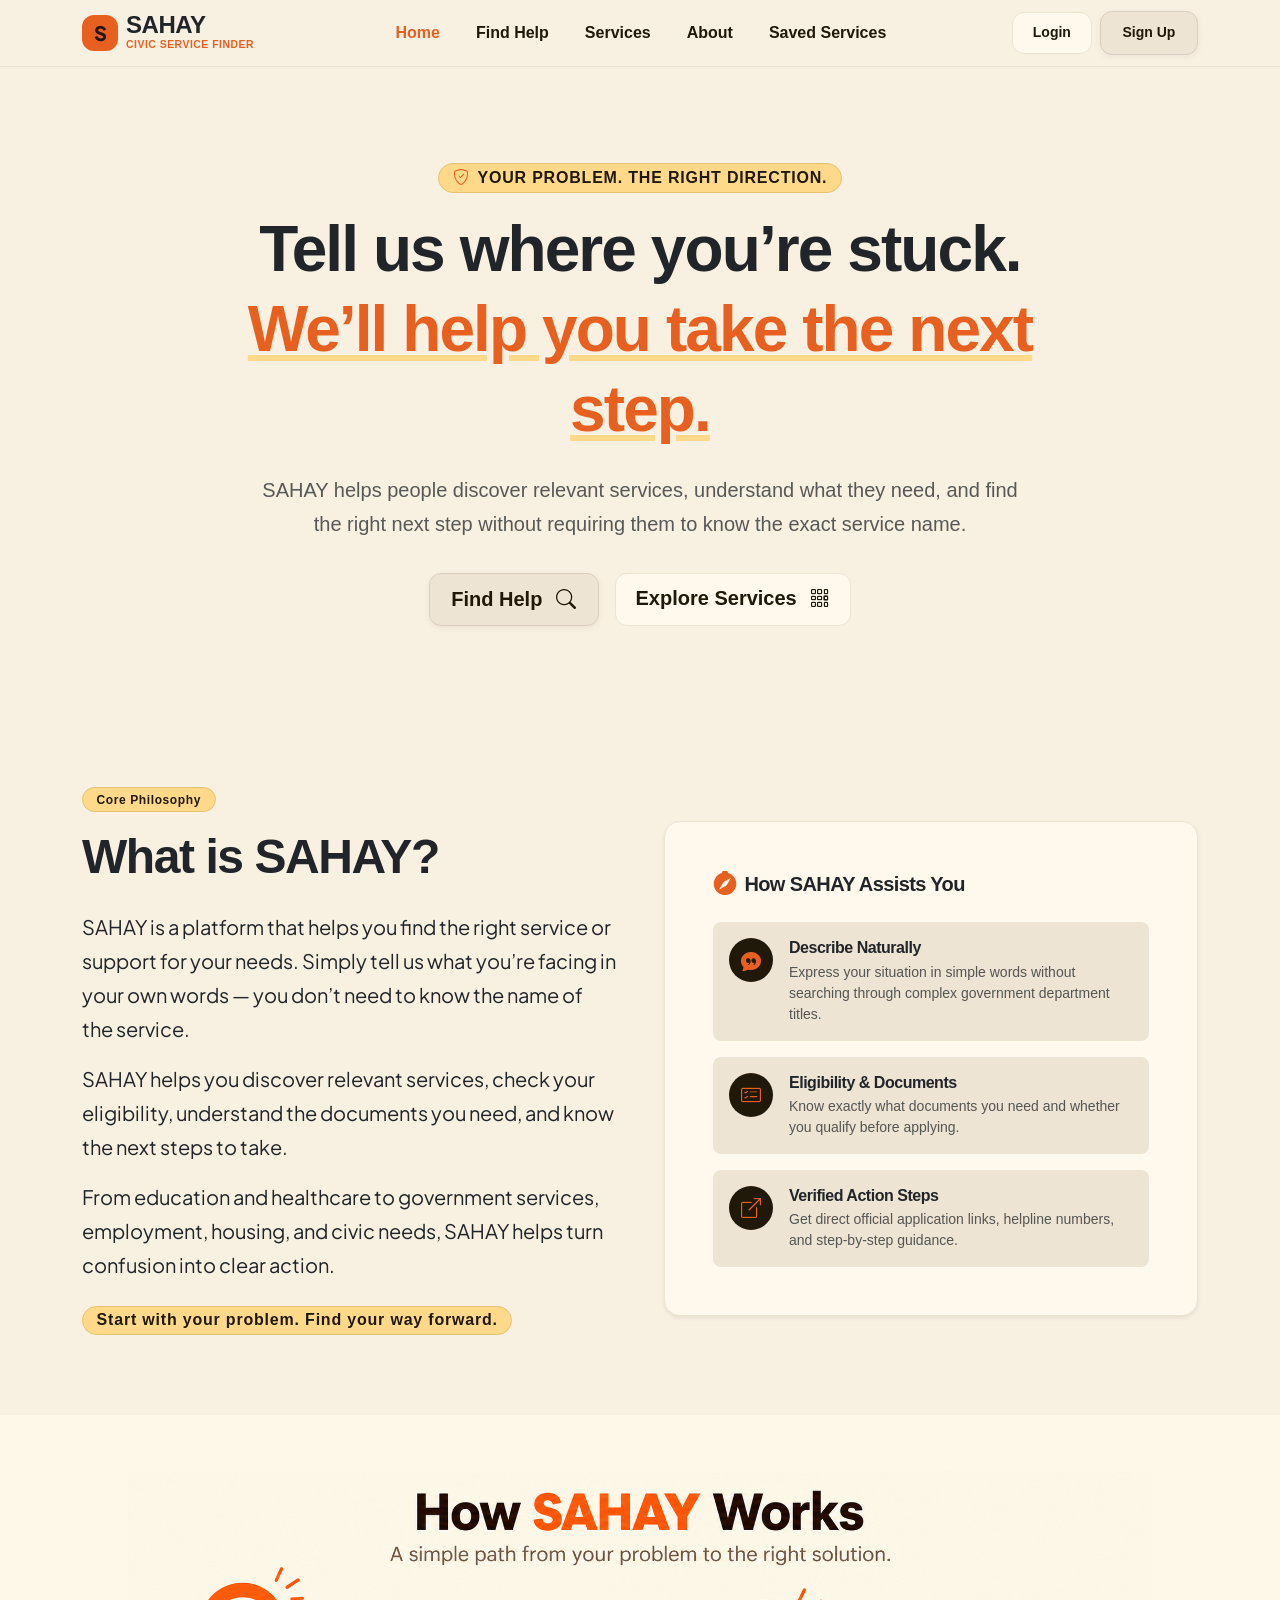
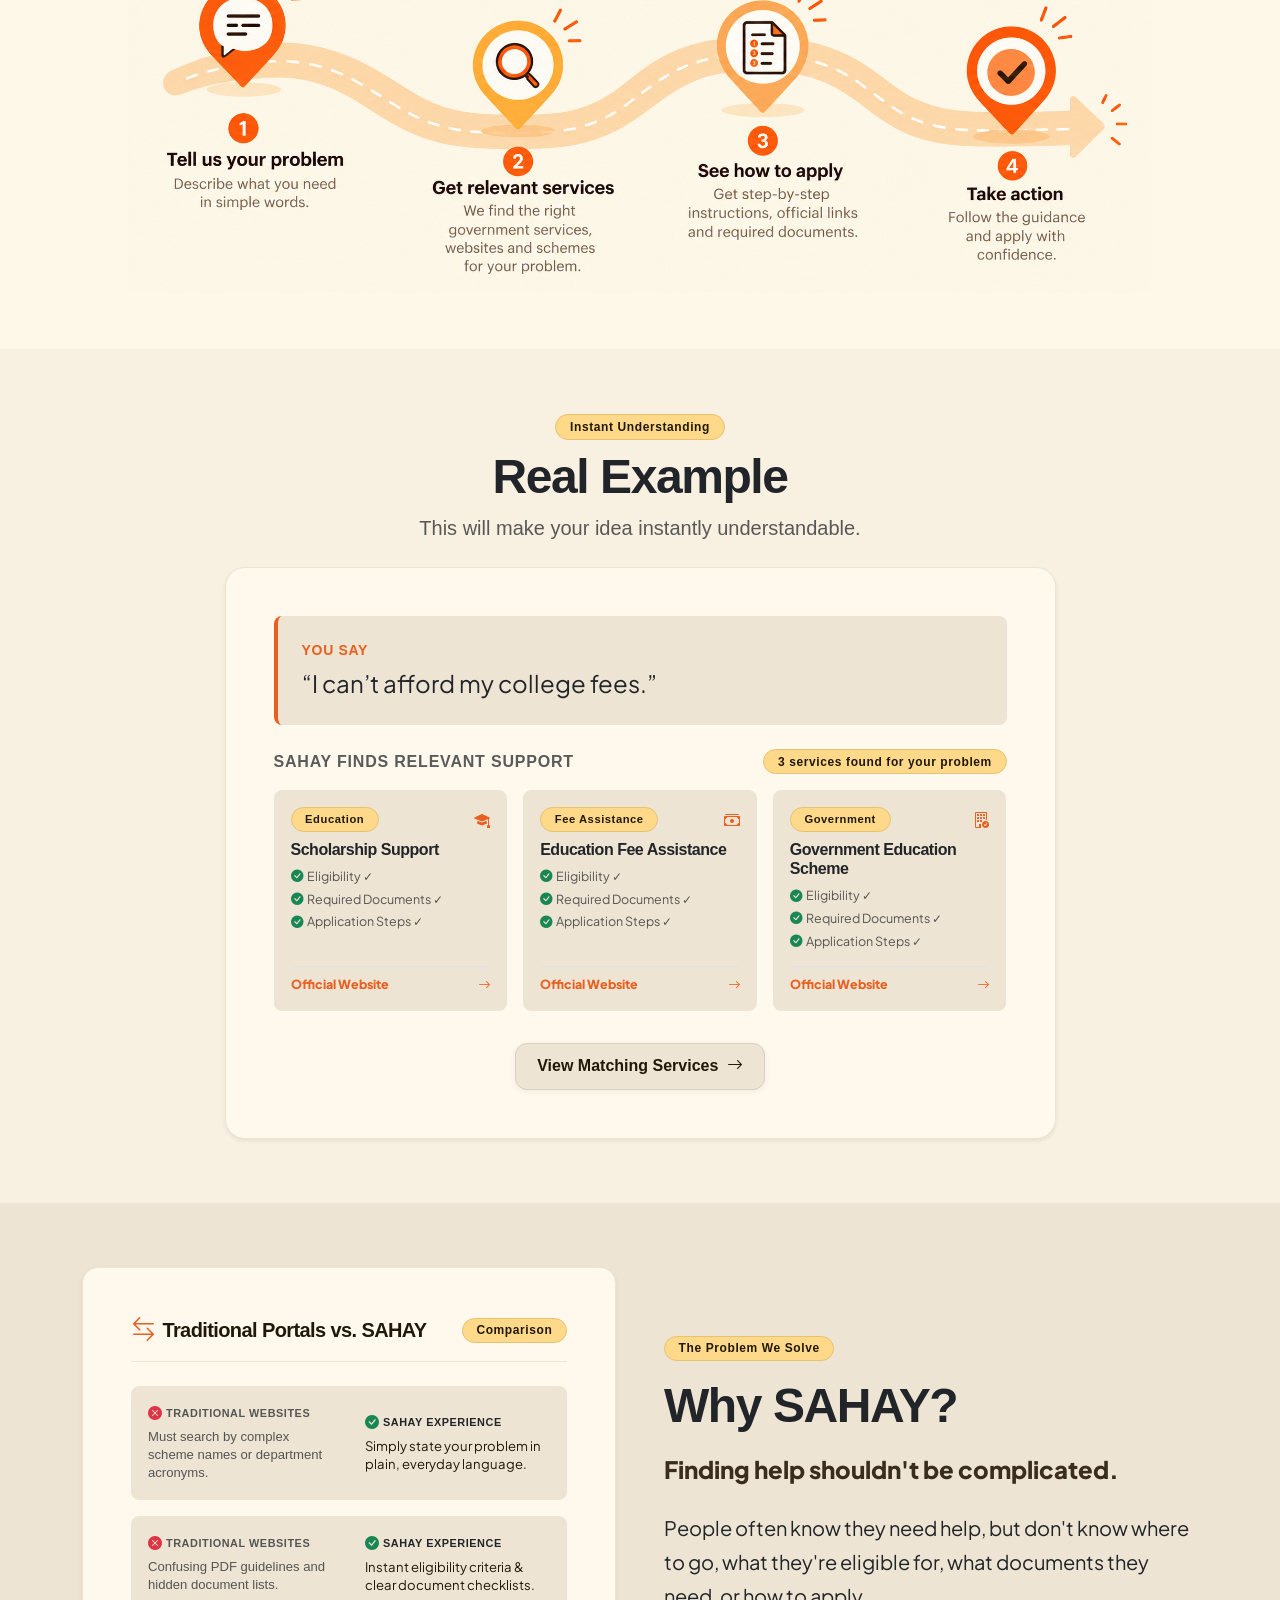
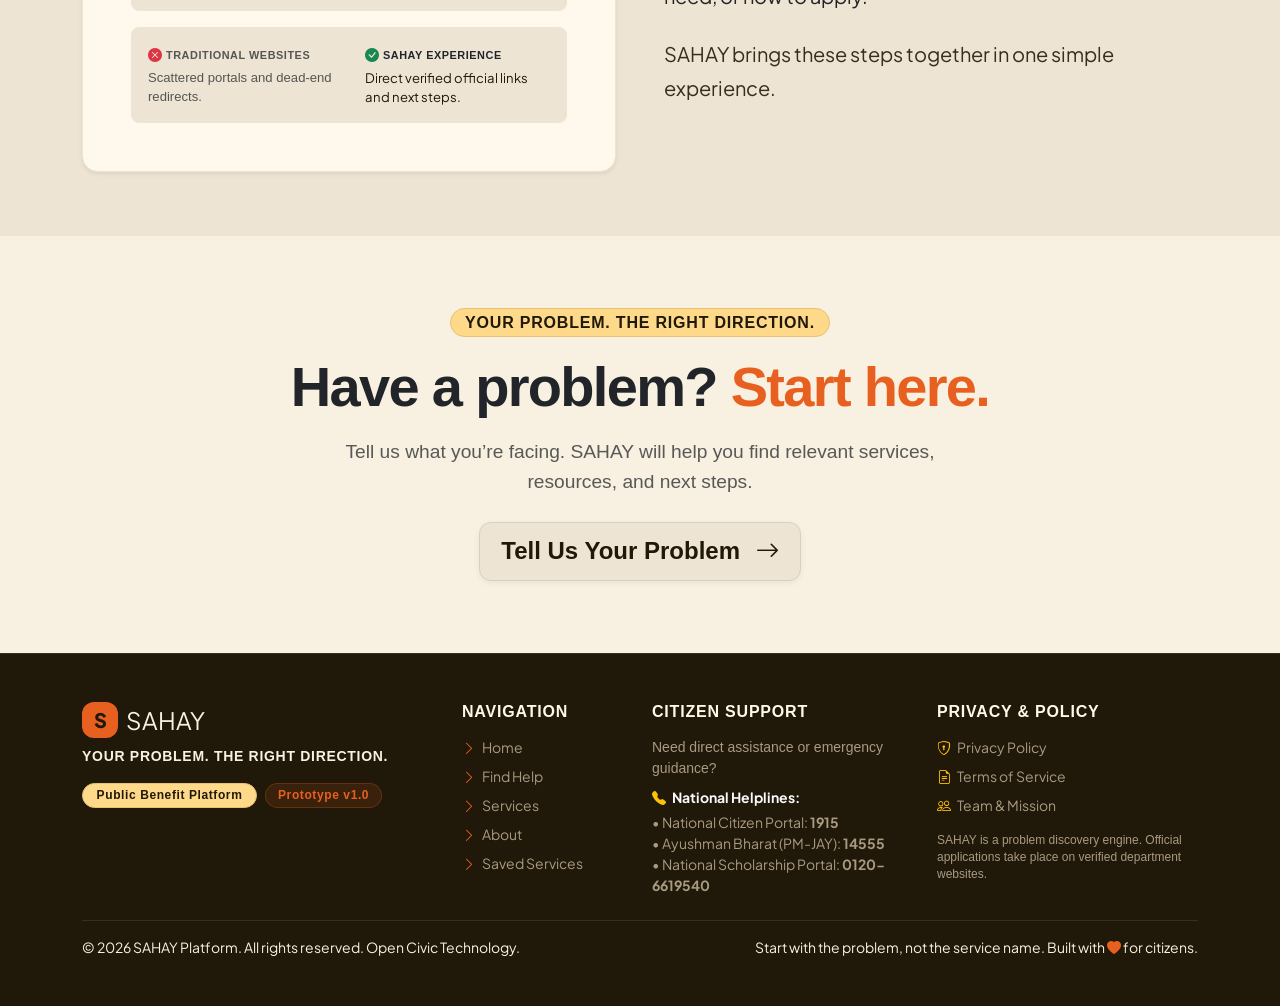
<file: frontend/index.html>
<!DOCTYPE html>
<html lang="en">
<head>
  <meta charset="UTF-8">
  <meta name="viewport" content="width=device-width, initial-scale=1.0">
  <title>SAHAY — Tell us where you’re stuck. We’ll help you take the next step.</title>
  
  <!-- Bootstrap 5 CSS -->
  <link href="https://cdn.jsdelivr.net/npm/bootstrap@5.3.3/dist/css/bootstrap.min.css" rel="stylesheet">
  <!-- Bootstrap Icons -->
  <link href="https://cdn.jsdelivr.net/npm/bootstrap-icons@1.11.3/font/bootstrap-icons.min.css" rel="stylesheet">
  <!-- Custom SAHAY Palette CSS -->
  <link rel="stylesheet" href="css/style.css">
</head>
<body class="d-flex flex-column min-vh-100">

  <!-- NAVBAR -->
  <nav class="navbar navbar-expand-lg sahaya-navbar sticky-top">
    <div class="container">
      <a class="navbar-brand d-flex align-items-center gap-2" href="index.html">
        <div class="sahaya-logo-icon">S</div>
        <div class="d-flex flex-column">
          <span class="fw-bolder fs-4 text-dark lh-1" style="font-weight: 900 !important;">SAHAY</span>
          <span class="small fw-bold text-orange text-uppercase" style="font-size: 0.65rem;">Civic Service Finder</span>
        </div>
      </a>

      <button class="navbar-toggler border-0" type="button" data-bs-toggle="collapse" data-bs-target="#sahayNav">
        <span class="navbar-toggler-icon"></span>
      </button>

      <div class="collapse navbar-collapse" id="sahayNav">
        <ul class="navbar-nav mx-auto mb-2 mb-lg-0 gap-1">
          <li class="nav-item">
            <a class="nav-link active font-weight-bold text-orange" href="index.html">Home</a>
          </li>
          <li class="nav-item">
            <a class="nav-link" href="find-help.html">Find Help</a>
          </li>
          <li class="nav-item">
            <a class="nav-link" href="services.html">Services</a>
          </li>
          <li class="nav-item">
            <a class="nav-link" href="about.html">About</a>
          </li>
          <li class="nav-item">
            <a class="nav-link" href="saved-services.html">Saved Services</a>
          </li>
        </ul>

        <div class="d-flex align-items-center gap-2" id="navbarAuthButtons">
          <a href="login.html" class="btn btn-sahaya-outline btn-sm font-weight-bold px-3">Login</a>
          <a href="signup.html" class="btn btn-sahaya-primary btn-sm font-weight-bold px-3">Sign Up</a>
        </div>
      </div>
    </div>
  </nav>

  <main>
    <!-- HERO SECTION -->
    <section class="py-5">
      <div class="container py-5 text-center">
        <div class="row justify-content-center">
          <div class="col-lg-10 col-xl-9">
            
            <!-- Eyebrow -->
            <div class="badge badge-sahaya-gold mb-3 d-inline-flex align-items-center gap-2 px-3 py-2 fs-6" style="background-color: #FFD98A !important; color: #201808 !important;">
              <i class="bi bi-shield-check text-orange"></i>
              <span class="text-uppercase" style="letter-spacing: 0.05em;">YOUR PROBLEM. THE RIGHT DIRECTION.</span>
            </div>

            <!-- MAIN HERO HEADING -->
            <h1 class="display-3 font-weight-bold text-dark mb-4 text-center lh-sm">
              Tell us where you’re stuck.<br/>
              <span class="text-orange text-decoration-underline" style="text-decoration-color: var(--accent-gold) !important;">We’ll help you take the next step.</span>
            </h1>

            <!-- Supporting Text -->
            <p class="lead font-weight-bold text-muted mb-4 mx-auto" style="max-width: 760px; line-height: 1.7; font-size: 1.25rem;">
              SAHAY helps people discover relevant services, understand what they need, and find the right next step without requiring them to know the exact service name.
            </p>

            <!-- Primary & Secondary CTA Buttons -->
            <div class="d-flex flex-wrap justify-content-center gap-3 pt-2">
              <a href="find-help.html" class="btn btn-sahaya-primary btn-lg px-4 py-3 font-weight-bold fs-5">
                Find Help <i class="bi bi-search ms-2"></i>
              </a>
              <a href="services.html" class="btn btn-sahaya-outline btn-lg px-4 py-3 font-weight-bold fs-5">
                Explore Services <i class="bi bi-grid-3x3-gap ms-2"></i>
              </a>
            </div>

          </div>
        </div>
      </div>
    </section>

    <!-- WHAT IS SAHAY? SECTION -->
    <section class="py-5">
      <div class="container py-3">
        <div class="row align-items-center g-5">
          
          <!-- LEFT SIDE: Text Matter -->
          <div class="col-lg-6">
            <span class="badge badge-sahaya-gold mb-3">Core Philosophy</span>
            <h2 class="display-5 fw-bolder text-dark mb-4" style="font-weight: 900 !important;">What is SAHAY?</h2>
            
            <p class="fs-5 text-dark font-weight-semibold mb-3" style="line-height: 1.7;">
              SAHAY is a platform that helps you find the right service or support for your needs. Simply tell us what you’re facing in your own words — you don’t need to know the name of the service.
            </p>
            
            <p class="fs-5 text-dark font-weight-semibold mb-3" style="line-height: 1.7;">
              SAHAY helps you discover relevant services, check your eligibility, understand the documents you need, and know the next steps to take.
            </p>

            <p class="fs-5 text-dark font-weight-semibold mb-4" style="line-height: 1.7;">
              From education and healthcare to government services, employment, housing, and civic needs, SAHAY helps turn confusion into clear action.
            </p>

            <div class="mb-3">
              <span class="badge badge-sahaya-gold px-3 py-2 fs-6">Start with your problem. Find your way forward.</span>
            </div>
          </div>

          <!-- RIGHT SIDE: Feature Highlights Card (Previous Flashcard Restored) -->
          <div class="col-lg-6">
            <div class="sahaya-card p-4 p-md-5 rounded-4 shadow-sm" style="background-color: var(--bg-card); border: 1px solid var(--border-subtle);">
              <h3 class="h5 fw-bolder text-dark mb-4 d-flex align-items-center gap-2" style="font-weight: 800 !important;">
                <i class="bi bi-compass-fill text-orange fs-4"></i> How SAHAY Assists You
              </h3>
              
              <div class="d-flex flex-column gap-3">
                <!-- Feature Item 1 -->
                <div class="d-flex gap-3 align-items-start p-3 rounded-3" style="background-color: var(--bg-alt);">
                  <div class="rounded-circle bg-espresso text-orange p-2 d-flex align-items-center justify-content-center flex-shrink-0" style="width: 2.75rem; height: 2.75rem;">
                    <i class="bi bi-chat-quote-fill fs-5"></i>
                  </div>
                  <div>
                    <h4 class="h6 fw-bolder text-dark mb-1" style="font-weight: 800 !important;">Describe Naturally</h4>
                    <p class="small text-muted mb-0" style="line-height: 1.5;">Express your situation in simple words without searching through complex government department titles.</p>
                  </div>
                </div>

                <!-- Feature Item 2 -->
                <div class="d-flex gap-3 align-items-start p-3 rounded-3" style="background-color: var(--bg-alt);">
                  <div class="rounded-circle bg-espresso text-warning p-2 d-flex align-items-center justify-content-center flex-shrink-0" style="width: 2.75rem; height: 2.75rem;">
                    <i class="bi bi-card-checklist fs-5 text-orange"></i>
                  </div>
                  <div>
                    <h4 class="h6 fw-bolder text-dark mb-1" style="font-weight: 800 !important;">Eligibility &amp; Documents</h4>
                    <p class="small text-muted mb-0" style="line-height: 1.5;">Know exactly what documents you need and whether you qualify before applying.</p>
                  </div>
                </div>

                <!-- Feature Item 3 -->
                <div class="d-flex gap-3 align-items-start p-3 rounded-3" style="background-color: var(--bg-alt);">
                  <div class="rounded-circle bg-espresso text-warning p-2 d-flex align-items-center justify-content-center flex-shrink-0" style="width: 2.75rem; height: 2.75rem;">
                    <i class="bi bi-box-arrow-up-right fs-5 text-orange"></i>
                  </div>
                  <div>
                    <h4 class="h6 fw-bolder text-dark mb-1" style="font-weight: 800 !important;">Verified Action Steps</h4>
                    <p class="small text-muted mb-0" style="line-height: 1.5;">Get direct official application links, helpline numbers, and step-by-step guidance.</p>
                  </div>
                </div>
              </div>
            </div>
          </div>

        </div>
      </div>
    </section>

    <!-- HOW SAHAY WORKS SECTION -->
    <section id="how-it-works" class="py-5" style="background-color: #FEF8E8;">
      <div class="container text-center">
        <!-- How SAHAY Works Visual Flow Image (Centered & Seamless Background) -->
        <div class="my-2 d-flex justify-content-center align-items-center">
          <img 
            src="assets/how-sahay-works.png" 
            alt="How SAHAY Works — A simple path from your problem to the right solution." 
            class="img-fluid mx-auto d-block"
            style="max-width: 100%; max-height: 550px; object-fit: contain;"
          >
        </div>
      </div>
    </section>

    <!-- REAL EXAMPLE SECTION -->
    <section class="py-5">
      <div class="container py-3">
        <div class="max-w-3xl mx-auto text-center mb-4" style="max-width: 750px;">
          <span class="badge badge-sahaya-gold mb-2">Instant Understanding</span>
          <h2 class="display-5 fw-bolder text-dark mb-2" style="font-weight: 900 !important;">Real Example</h2>
          <p class="fs-5 text-muted font-weight-semibold">This will make your idea instantly understandable.</p>
        </div>

        <div class="row justify-content-center">
          <div class="col-lg-10 col-xl-9">
            <div class="sahaya-card p-4 p-md-5 shadow-sm text-start" style="background-color: var(--bg-card); border: 1px solid var(--border-subtle);">
              
              <!-- Top: YOU SAY -->
              <div class="p-3 p-md-4 rounded-3 mb-4" style="background-color: var(--bg-alt); border-left: 4px solid var(--brand-primary);">
                <span class="small font-weight-bold text-orange text-uppercase d-block mb-1" style="letter-spacing: 0.05em; font-weight: 800 !important;">YOU SAY</span>
                <p class="fs-4 font-weight-bold text-dark mb-0">“I can’t afford my college fees.”</p>
              </div>

              <!-- Transition Header & Match Badge -->
              <div class="d-flex flex-wrap align-items-center justify-content-between gap-2 mb-3">
                <h4 class="h6 font-weight-bold text-muted text-uppercase mb-0" style="letter-spacing: 0.05em; font-weight: 800 !important;">
                  SAHAY FINDS RELEVANT SUPPORT
                </h4>
                <span class="badge badge-sahaya-gold">3 services found for your problem</span>
              </div>

              <!-- 3 Realistic Matching Service Cards -->
              <div class="row g-3 mb-4">
                
                <!-- Matching Service Card 1 -->
                <div class="col-md-4">
                  <div class="p-3 rounded-3 h-100 d-flex flex-column justify-content-between border" style="background-color: var(--bg-alt); border-color: var(--border-subtle) !important;">
                    <div>
                      <div class="d-flex align-items-center justify-content-between mb-2">
                        <span class="badge badge-sahaya-gold" style="font-size: 0.7rem;">Education</span>
                        <i class="bi bi-mortarboard-fill text-orange"></i>
                      </div>
                      <h5 class="h6 font-weight-bold text-dark mb-2" style="font-weight: 800 !important;">Scholarship Support</h5>
                      <ul class="list-unstyled small mb-3 text-muted font-weight-semibold d-flex flex-column gap-1" style="font-size: 0.78rem;">
                        <li class="d-flex align-items-center gap-1"><i class="bi bi-check-circle-fill text-success"></i> Eligibility ✓</li>
                        <li class="d-flex align-items-center gap-1"><i class="bi bi-check-circle-fill text-success"></i> Required Documents ✓</li>
                        <li class="d-flex align-items-center gap-1"><i class="bi bi-check-circle-fill text-success"></i> Application Steps ✓</li>
                      </ul>
                    </div>
                    <a href="service-details.html?id=101" class="small text-orange font-weight-bold text-decoration-none d-flex align-items-center justify-content-between border-top pt-2" style="font-size: 0.78rem;">
                      <span>Official Website</span> <i class="bi bi-arrow-right"></i>
                    </a>
                  </div>
                </div>

                <!-- Matching Service Card 2 -->
                <div class="col-md-4">
                  <div class="p-3 rounded-3 h-100 d-flex flex-column justify-content-between border" style="background-color: var(--bg-alt); border-color: var(--border-subtle) !important;">
                    <div>
                      <div class="d-flex align-items-center justify-content-between mb-2">
                        <span class="badge badge-sahaya-gold" style="font-size: 0.7rem;">Fee Assistance</span>
                        <i class="bi bi-cash-stack text-orange"></i>
                      </div>
                      <h5 class="h6 font-weight-bold text-dark mb-2" style="font-weight: 800 !important;">Education Fee Assistance</h5>
                      <ul class="list-unstyled small mb-3 text-muted font-weight-semibold d-flex flex-column gap-1" style="font-size: 0.78rem;">
                        <li class="d-flex align-items-center gap-1"><i class="bi bi-check-circle-fill text-success"></i> Eligibility ✓</li>
                        <li class="d-flex align-items-center gap-1"><i class="bi bi-check-circle-fill text-success"></i> Required Documents ✓</li>
                        <li class="d-flex align-items-center gap-1"><i class="bi bi-check-circle-fill text-success"></i> Application Steps ✓</li>
                      </ul>
                    </div>
                    <a href="service-details.html?id=102" class="small text-orange font-weight-bold text-decoration-none d-flex align-items-center justify-content-between border-top pt-2" style="font-size: 0.78rem;">
                      <span>Official Website</span> <i class="bi bi-arrow-right"></i>
                    </a>
                  </div>
                </div>

                <!-- Matching Service Card 3 -->
                <div class="col-md-4">
                  <div class="p-3 rounded-3 h-100 d-flex flex-column justify-content-between border" style="background-color: var(--bg-alt); border-color: var(--border-subtle) !important;">
                    <div>
                      <div class="d-flex align-items-center justify-content-between mb-2">
                        <span class="badge badge-sahaya-gold" style="font-size: 0.7rem;">Government</span>
                        <i class="bi bi-building-check text-orange"></i>
                      </div>
                      <h5 class="h6 font-weight-bold text-dark mb-2" style="font-weight: 800 !important;">Government Education Scheme</h5>
                      <ul class="list-unstyled small mb-3 text-muted font-weight-semibold d-flex flex-column gap-1" style="font-size: 0.78rem;">
                        <li class="d-flex align-items-center gap-1"><i class="bi bi-check-circle-fill text-success"></i> Eligibility ✓</li>
                        <li class="d-flex align-items-center gap-1"><i class="bi bi-check-circle-fill text-success"></i> Required Documents ✓</li>
                        <li class="d-flex align-items-center gap-1"><i class="bi bi-check-circle-fill text-success"></i> Application Steps ✓</li>
                      </ul>
                    </div>
                    <a href="service-details.html?id=103" class="small text-orange font-weight-bold text-decoration-none d-flex align-items-center justify-content-between border-top pt-2" style="font-size: 0.78rem;">
                      <span>Official Website</span> <i class="bi bi-arrow-right"></i>
                    </a>
                  </div>
                </div>

              </div>

              <!-- Bottom CTA Link -->
              <div class="text-center pt-2">
                <a href="find-help.html?q=I+can%27t+afford+my+college+fees" class="btn btn-sahaya-primary font-weight-bold px-4">
                  View Matching Services <i class="bi bi-arrow-right ms-1"></i>
                </a>
              </div>

            </div>
          </div>
        </div>
      </div>
    </section>

    <!-- WHY SAHAY? SECTION -->
    <section class="py-5" style="background-color: var(--bg-alt);">
      <div class="container py-3">
        <div class="row align-items-center g-5">
          
          <!-- LEFT SIDE: Traditional Websites vs SAHAY Comparison Flashcard -->
          <div class="col-lg-6">
            <div class="sahaya-card p-4 p-md-5 rounded-4 shadow-sm" style="background-color: var(--bg-card); border: 1px solid var(--border-subtle);">
              
              <!-- Card Header with Black Heading -->
              <div class="d-flex align-items-center justify-content-between mb-4 border-bottom pb-3" style="border-color: var(--border-subtle) !important;">
                <h3 class="h5 fw-bolder text-dark mb-0 d-flex align-items-center gap-2" style="font-weight: 900 !important; color: #201808 !important;">
                  <i class="bi bi-arrow-left-right text-orange fs-4"></i> Traditional Portals vs. SAHAY
                </h3>
                <span class="badge badge-sahaya-gold" style="font-size: 0.75rem;">Comparison</span>
              </div>
              
              <!-- Comparison Rows -->
              <div class="d-flex flex-column gap-3">
                
                <!-- Row 1: Search Approach -->
                <div class="p-3 rounded-3 border" style="background-color: var(--bg-alt); border-color: var(--border-subtle) !important;">
                  <div class="row g-2 align-items-center">
                    <div class="col-12 col-md-6 border-end-md pe-md-3">
                      <div class="d-flex align-items-center gap-1 mb-1">
                        <i class="bi bi-x-circle-fill text-danger small"></i>
                        <span class="small font-weight-bold text-muted text-uppercase" style="font-size: 0.68rem; letter-spacing: 0.05em; font-weight: 800 !important;">Traditional Websites</span>
                      </div>
                      <p class="small text-muted mb-0" style="line-height: 1.4; font-size: 0.82rem;">Must search by complex scheme names or department acronyms.</p>
                    </div>
                    <div class="col-12 col-md-6 ps-md-3 pt-2 pt-md-0">
                      <div class="d-flex align-items-center gap-1 mb-1">
                        <i class="bi bi-check-circle-fill text-success small"></i>
                        <span class="small font-weight-bold text-dark text-uppercase" style="font-size: 0.68rem; letter-spacing: 0.05em; font-weight: 800 !important;">SAHAY Experience</span>
                      </div>
                      <p class="small text-dark font-weight-semibold mb-0" style="line-height: 1.4; font-size: 0.82rem; color: #201808 !important;">Simply state your problem in plain, everyday language.</p>
                    </div>
                  </div>
                </div>

                <!-- Row 2: Requirements & Eligibility -->
                <div class="p-3 rounded-3 border" style="background-color: var(--bg-alt); border-color: var(--border-subtle) !important;">
                  <div class="row g-2 align-items-center">
                    <div class="col-12 col-md-6 border-end-md pe-md-3">
                      <div class="d-flex align-items-center gap-1 mb-1">
                        <i class="bi bi-x-circle-fill text-danger small"></i>
                        <span class="small font-weight-bold text-muted text-uppercase" style="font-size: 0.68rem; letter-spacing: 0.05em; font-weight: 800 !important;">Traditional Websites</span>
                      </div>
                      <p class="small text-muted mb-0" style="line-height: 1.4; font-size: 0.82rem;">Confusing PDF guidelines and hidden document lists.</p>
                    </div>
                    <div class="col-12 col-md-6 ps-md-3 pt-2 pt-md-0">
                      <div class="d-flex align-items-center gap-1 mb-1">
                        <i class="bi bi-check-circle-fill text-success small"></i>
                        <span class="small font-weight-bold text-dark text-uppercase" style="font-size: 0.68rem; letter-spacing: 0.05em; font-weight: 800 !important;">SAHAY Experience</span>
                      </div>
                      <p class="small text-dark font-weight-semibold mb-0" style="line-height: 1.4; font-size: 0.82rem; color: #201808 !important;">Instant eligibility criteria &amp; clear document checklists.</p>
                    </div>
                  </div>
                </div>

                <!-- Row 3: Actionable Path -->
                <div class="p-3 rounded-3 border" style="background-color: var(--bg-alt); border-color: var(--border-subtle) !important;">
                  <div class="row g-2 align-items-center">
                    <div class="col-12 col-md-6 border-end-md pe-md-3">
                      <div class="d-flex align-items-center gap-1 mb-1">
                        <i class="bi bi-x-circle-fill text-danger small"></i>
                        <span class="small font-weight-bold text-muted text-uppercase" style="font-size: 0.68rem; letter-spacing: 0.05em; font-weight: 800 !important;">Traditional Websites</span>
                      </div>
                      <p class="small text-muted mb-0" style="line-height: 1.4; font-size: 0.82rem;">Scattered portals and dead-end redirects.</p>
                    </div>
                    <div class="col-12 col-md-6 ps-md-3 pt-2 pt-md-0">
                      <div class="d-flex align-items-center gap-1 mb-1">
                        <i class="bi bi-check-circle-fill text-success small"></i>
                        <span class="small font-weight-bold text-dark text-uppercase" style="font-size: 0.68rem; letter-spacing: 0.05em; font-weight: 800 !important;">SAHAY Experience</span>
                      </div>
                      <p class="small text-dark font-weight-semibold mb-0" style="line-height: 1.4; font-size: 0.82rem; color: #201808 !important;">Direct verified official links and next steps.</p>
                    </div>
                  </div>
                </div>

              </div>
            </div>
          </div>

          <!-- RIGHT SIDE: Why SAHAY? Matter -->
          <div class="col-lg-6">
            <span class="badge badge-sahaya-gold mb-3">The Problem We Solve</span>
            <h2 class="display-5 fw-bolder text-dark mb-3" style="font-weight: 900 !important;">Why SAHAY?</h2>
            <p class="fs-4 font-weight-bold mb-4" style="font-weight: 800 !important; color: #3A2D1D !important;">Finding help shouldn't be complicated.</p>
            
            <p class="fs-5 text-dark font-weight-semibold mb-4" style="line-height: 1.7;">
              People often know they need help, but don't know where to go, what they're eligible for, what documents they need, or how to apply.
            </p>
            <p class="fs-5 text-dark font-weight-bold mb-0" style="line-height: 1.7; color: #3A2D1D !important;">
              SAHAY brings these steps together in one simple experience.
            </p>
          </div>

        </div>
      </div>
    </section>

    <!-- FINAL CTA SECTION -->
    <section class="py-5 text-center">
      <div class="container py-4">
        <div class="max-w-3xl mx-auto" style="max-width: 750px;">
          <span class="badge badge-sahaya-gold mb-3 px-3 py-2 fs-6 text-uppercase" style="background-color: #FFD98A !important; color: #201808 !important; letter-spacing: 0.05em;">YOUR PROBLEM. THE RIGHT DIRECTION.</span>
          
          <h2 class="display-4 fw-bolder text-dark mb-3" style="font-weight: 900 !important;">
            Have a problem? <span class="text-orange">Start here.</span>
          </h2>

          <p class="lead text-muted font-weight-semibold mx-auto mb-4" style="max-width: 650px; font-size: 1.2rem; line-height: 1.6;">
            Tell us what you’re facing. SAHAY will help you find relevant services, resources, and next steps.
          </p>

          <a href="find-help.html" class="btn btn-sahaya-primary btn-lg px-5 py-3 font-weight-bold fs-4 shadow-sm">
            Tell Us Your Problem <i class="bi bi-arrow-right ms-2"></i>
          </a>
        </div>
      </div>
    </section>
  </main>

  <!-- FOOTER (BRAND, SUPPORT, PRIVACY POLICY & BOTTOM BAR) -->
  <footer class="sahaya-footer py-5 mt-auto">
    <div class="container">
      <div class="row g-4 mb-4">
        
        <!-- Section 1: Brand Section -->
        <div class="col-lg-4 col-md-6">
          <div class="d-flex align-items-center gap-2 mb-2">
            <div class="sahaya-logo-icon">S</div>
            <span class="font-weight-bold fs-4 text-light">SAHAY</span>
          </div>
          <p class="small text-orange font-weight-bold mb-3 text-uppercase" style="letter-spacing: 0.05em;">YOUR PROBLEM. THE RIGHT DIRECTION.</p>
          <div class="d-flex align-items-center gap-2 mt-2">
            <span class="badge badge-sahaya-gold" style="background-color: #FFD98A !important; color: #201808 !important;">Public Benefit Platform</span>
            <span class="badge badge-sahaya-orange">Prototype v1.0</span>
          </div>
        </div>

        <!-- Section 2: Platform Navigation Links -->
        <div class="col-lg-2 col-md-6">
          <h6 class="fw-bold text-light mb-3 text-uppercase" style="letter-spacing: 0.05em;">Navigation</h6>
          <ul class="list-unstyled small d-flex flex-column gap-2 mb-0">
            <li><a href="index.html" class="text-muted text-decoration-none hover-orange"><i class="bi bi-chevron-right text-orange me-1"></i> Home</a></li>
            <li><a href="find-help.html" class="text-muted text-decoration-none hover-orange"><i class="bi bi-chevron-right text-orange me-1"></i> Find Help</a></li>
            <li><a href="services.html" class="text-muted text-decoration-none hover-orange"><i class="bi bi-chevron-right text-orange me-1"></i> Services</a></li>
            <li><a href="about.html" class="text-muted text-decoration-none hover-orange"><i class="bi bi-chevron-right text-orange me-1"></i> About</a></li>
            <li><a href="saved-services.html" class="text-muted text-decoration-none hover-orange"><i class="bi bi-chevron-right text-orange me-1"></i> Saved Services</a></li>
          </ul>
        </div>

        <!-- Section 3: Citizen Support -->
        <div class="col-lg-3 col-md-6">
          <h6 class="fw-bold text-light mb-3 text-uppercase" style="letter-spacing: 0.05em;">Citizen Support</h6>
          <p class="small text-muted mb-2">Need direct assistance or emergency guidance?</p>
          <div class="small text-muted">
            <strong class="text-light d-block mb-1"><i class="bi bi-telephone-fill text-warning me-1"></i> National Helplines:</strong>
            • National Citizen Portal: <strong>1915</strong><br/>
            • Ayushman Bharat (PM-JAY): <strong>14555</strong><br/>
            • National Scholarship Portal: <strong>0120-6619540</strong>
          </div>
        </div>

        <!-- Section 4: Privacy Policy & Legal -->
        <div class="col-lg-3 col-md-6">
          <h6 class="fw-bold text-light mb-3 text-uppercase" style="letter-spacing: 0.05em;">Privacy &amp; Policy</h6>
          <ul class="list-unstyled small d-flex flex-column gap-2 mb-3">
            <li><a href="#" onclick="alert('Privacy Policy: SAHAY respects user privacy. Problem descriptions and session data are stored locally in your browser and never sold.'); return false;" class="text-muted text-decoration-none hover-orange"><i class="bi bi-shield-lock text-warning me-1"></i> Privacy Policy</a></li>
            <li><a href="#" onclick="alert('Terms of Service: SAHAY is an open citizen guidance portal. Official applications and fee payments occur directly on government domains.'); return false;" class="text-muted text-decoration-none hover-orange"><i class="bi bi-file-earmark-text text-warning me-1"></i> Terms of Service</a></li>
            <li><a href="about.html" class="text-muted text-decoration-none hover-orange"><i class="bi bi-people text-warning me-1"></i> Team &amp; Mission</a></li>
          </ul>
          <p class="small text-muted mb-0" style="font-size: 0.75rem; line-height: 1.4;">
            SAHAY is a problem discovery engine. Official applications take place on verified department websites.
          </p>
        </div>

      </div>

      <!-- Section 5: Bottom Bar -->
      <div class="border-top border-secondary pt-3 d-flex flex-wrap justify-content-between align-items-center small text-muted gap-2">
        <span>&copy; 2026 SAHAY Platform. All rights reserved. Open Civic Technology.</span>
        <span>Start with the problem, not the service name. Built with <i class="bi bi-heart-fill text-orange"></i> for citizens.</span>
      </div>
    </div>
  </footer>

  <!-- Bootstrap JS -->
  <script src="https://cdn.jsdelivr.net/npm/bootstrap@5.3.3/dist/js/bootstrap.bundle.min.js"></script>
  <!-- JS Modules -->
  <script src="js/data.js"></script>
  <script src="js/services.js"></script>
  <script src="js/auth.js"></script>
  <script src="js/app.js"></script>

  <script>
    function fillHomePrompt(txt) {
      const input = document.getElementById('homeProblemTextarea');
      input.value = txt;
      input.focus();
    }

    function handleHomeProblemSubmit(event) {
      event.preventDefault();
      const txt = document.getElementById('homeProblemTextarea').value.trim();
      if (!txt) {
        alert('Please describe your problem or select an example prompt.');
        return;
      }
      sessionStorage.setItem('sahay_problem_input', txt);
      window.location.href = 'find-help.html';
    }
  </script>
</body>
</html>
</file>
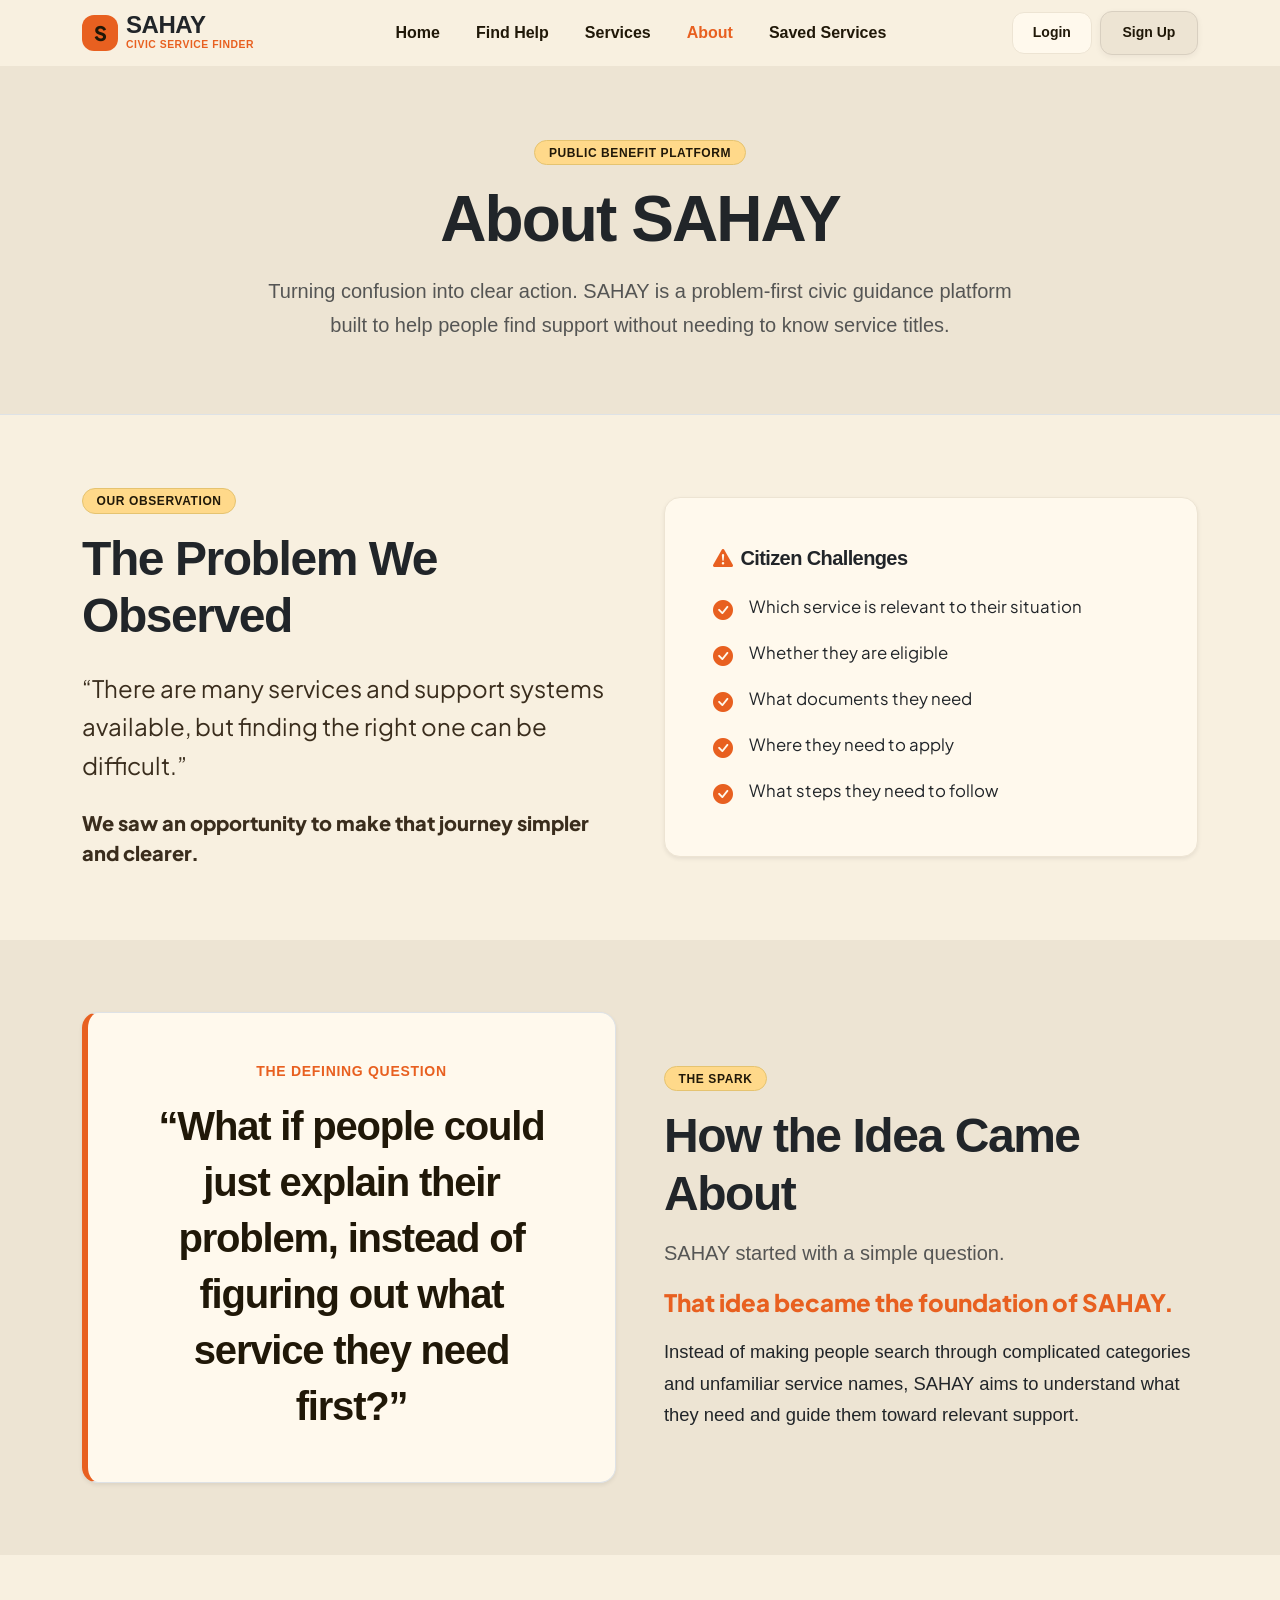
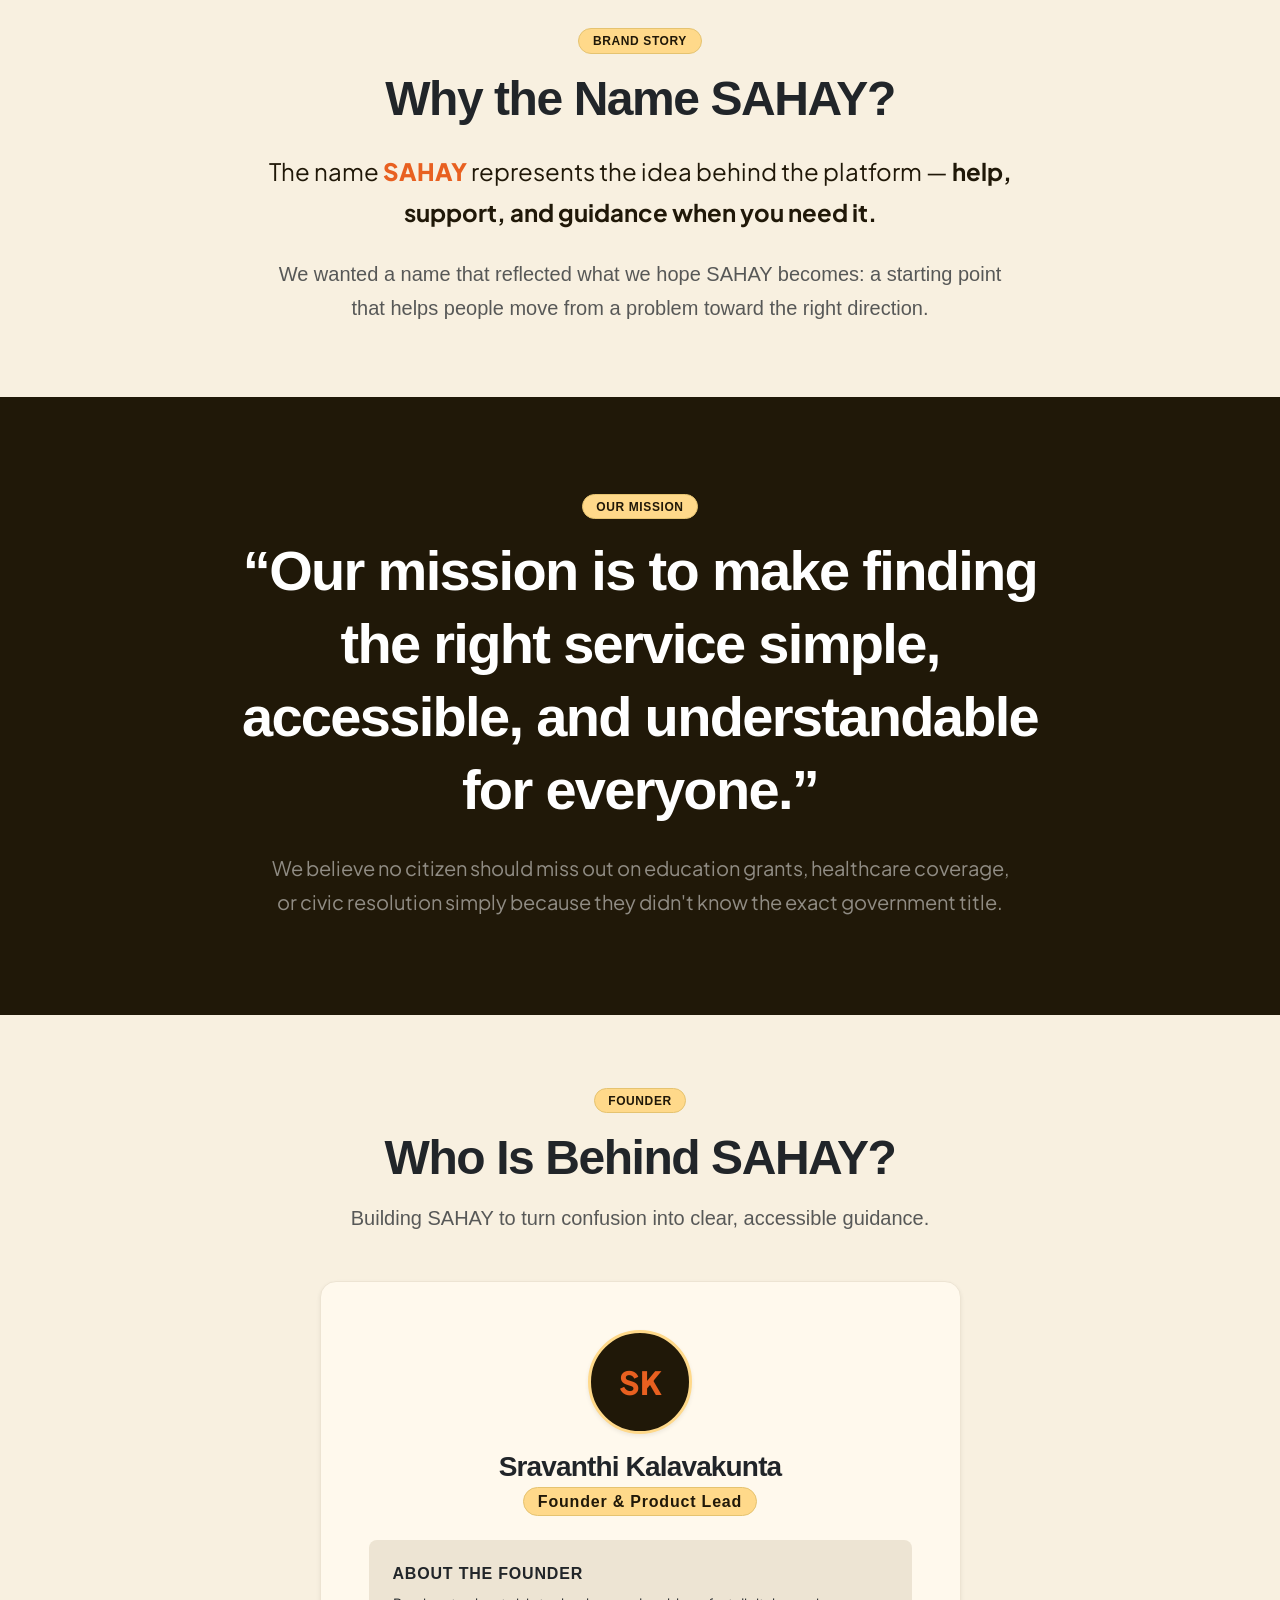
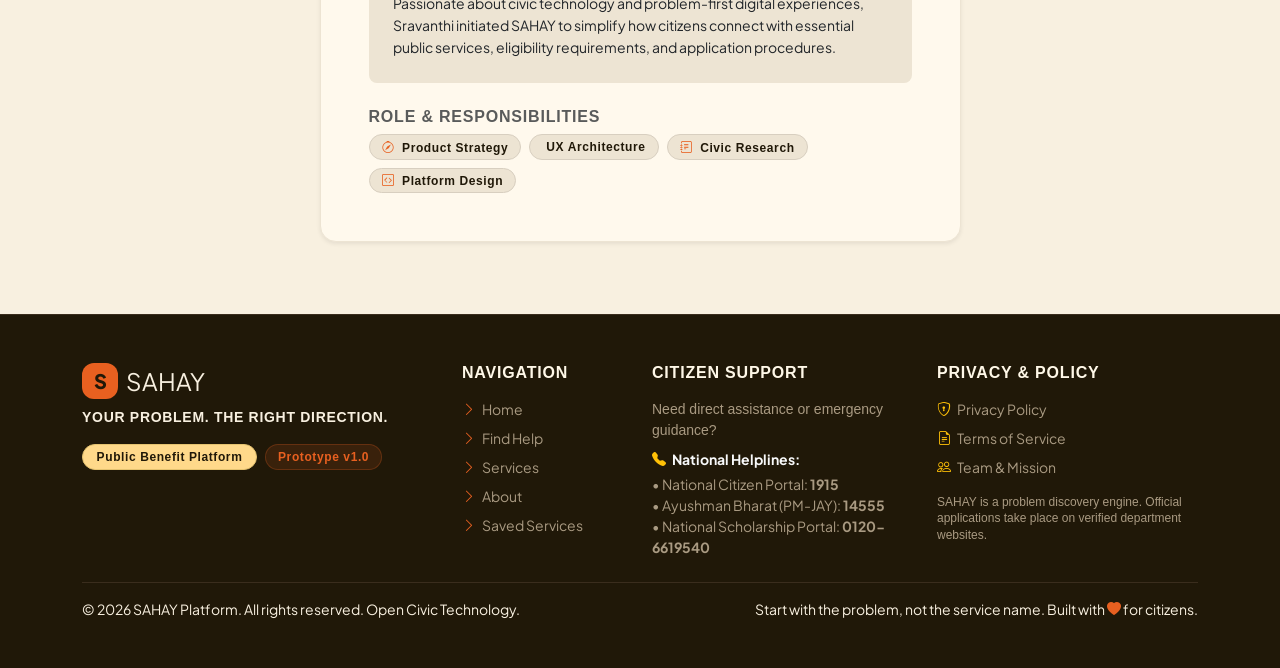
<file: frontend/about.html>
<!DOCTYPE html>
<html lang="en">
<head>
  <meta charset="UTF-8">
  <meta name="viewport" content="width=device-width, initial-scale=1.0">
  <title>About Us — SAHAY</title>
  
  <!-- Bootstrap 5 CSS -->
  <link href="https://cdn.jsdelivr.net/npm/bootstrap@5.3.3/dist/css/bootstrap.min.css" rel="stylesheet">
  <!-- Bootstrap Icons -->
  <link href="https://cdn.jsdelivr.net/npm/bootstrap-icons@1.11.3/font/bootstrap-icons.min.css" rel="stylesheet">
  <!-- Custom SAHAY Palette CSS -->
  <link rel="stylesheet" href="css/style.css">
</head>
<body class="d-flex flex-column min-vh-100">

  <!-- NAVBAR -->
  <nav class="navbar navbar-expand-lg sahaya-navbar sticky-top">
    <div class="container">
      <a class="navbar-brand d-flex align-items-center gap-2" href="index.html">
        <div class="sahaya-logo-icon">S</div>
        <div class="d-flex flex-column">
          <span class="fw-bolder fs-4 text-dark lh-1" style="font-weight: 900 !important;">SAHAY</span>
          <span class="small fw-bold text-orange text-uppercase" style="font-size: 0.65rem;">Civic Service Finder</span>
        </div>
      </a>

      <button class="navbar-toggler border-0" type="button" data-bs-toggle="collapse" data-bs-target="#sahayNav">
        <span class="navbar-toggler-icon"></span>
      </button>

      <div class="collapse navbar-collapse" id="sahayNav">
        <ul class="navbar-nav mx-auto mb-2 mb-lg-0 gap-1">
          <li class="nav-item">
            <a class="nav-link" href="index.html">Home</a>
          </li>
          <li class="nav-item">
            <a class="nav-link" href="find-help.html">Find Help</a>
          </li>
          <li class="nav-item">
            <a class="nav-link" href="services.html">Services</a>
          </li>
          <li class="nav-item">
            <a class="nav-link active font-weight-bold text-orange" href="about.html">About</a>
          </li>
          <li class="nav-item">
            <a class="nav-link" href="saved-services.html">Saved Services</a>
          </li>
        </ul>

        <div class="d-flex align-items-center gap-2" id="navbarAuthButtons">
          <a href="login.html" class="btn btn-sahaya-outline btn-sm font-weight-bold px-3">Login</a>
          <a href="signup.html" class="btn btn-sahaya-primary btn-sm font-weight-bold px-3">Sign Up</a>
        </div>
      </div>
    </div>
  </nav>

  <main>
    <!-- HERO HEADER -->
    <header class="py-5 text-center border-bottom" style="background-color: var(--bg-alt);">
      <div class="container py-4">
        <span class="badge badge-sahaya-gold mb-3 d-inline-block px-3 py-2 text-uppercase" style="background-color: #FFD98A !important; color: #201808 !important; letter-spacing: 0.05em;">PUBLIC BENEFIT PLATFORM</span>
        <h1 class="display-3 font-weight-bold text-dark mb-3" style="font-weight: 900 !important;">About SAHAY</h1>
        <p class="lead font-weight-semibold text-muted mx-auto mb-0" style="max-width: 780px; line-height: 1.7; font-size: 1.25rem;">
          Turning confusion into clear action. SAHAY is a problem-first civic guidance platform built to help people find support without needing to know service titles.
        </p>
      </div>
    </header>

    <!-- SECTION 1: THE PROBLEM WE OBSERVED -->
    <section class="py-5">
      <div class="container py-4">
        <div class="row align-items-center g-5">
          
          <!-- LEFT SIDE: Text Matter -->
          <div class="col-lg-6">
            <span class="badge badge-sahaya-gold mb-3">OUR OBSERVATION</span>
            <h2 class="display-5 fw-bolder text-dark mb-4" style="font-weight: 900 !important;">The Problem We Observed</h2>
            
            <p class="fs-4 font-weight-bold mb-4" style="color: #3A2D1D !important; line-height: 1.6;">
              “There are many services and support systems available, but finding the right one can be difficult.”
            </p>

            <p class="fs-5 font-weight-bold text-dark mb-0" style="font-weight: 800 !important; color: #3A2D1D !important;">
              We saw an opportunity to make that journey simpler and clearer.
            </p>
          </div>

          <!-- RIGHT SIDE: FLASHCARD 1 (5 Challenge Points) -->
          <div class="col-lg-6">
            <div class="sahaya-card p-4 p-md-5 rounded-4 shadow-sm border" style="background-color: var(--bg-card); border-color: var(--border-subtle) !important;">
              <h3 class="h5 font-weight-bold text-dark mb-4 d-flex align-items-center gap-2" style="font-weight: 800 !important;">
                <i class="bi bi-exclamation-triangle-fill text-orange"></i> Citizen Challenges
              </h3>
              <ul class="list-unstyled mb-0 d-flex flex-column gap-3 font-weight-semibold text-dark" style="font-size: 1.05rem;">
                <li class="d-flex align-items-start gap-3">
                  <i class="bi bi-check-circle-fill text-orange fs-5 flex-shrink-0"></i>
                  <span>Which service is relevant to their situation</span>
                </li>
                <li class="d-flex align-items-start gap-3">
                  <i class="bi bi-check-circle-fill text-orange fs-5 flex-shrink-0"></i>
                  <span>Whether they are eligible</span>
                </li>
                <li class="d-flex align-items-start gap-3">
                  <i class="bi bi-check-circle-fill text-orange fs-5 flex-shrink-0"></i>
                  <span>What documents they need</span>
                </li>
                <li class="d-flex align-items-start gap-3">
                  <i class="bi bi-check-circle-fill text-orange fs-5 flex-shrink-0"></i>
                  <span>Where they need to apply</span>
                </li>
                <li class="d-flex align-items-start gap-3">
                  <i class="bi bi-check-circle-fill text-orange fs-5 flex-shrink-0"></i>
                  <span>What steps they need to follow</span>
                </li>
              </ul>
            </div>
          </div>

        </div>
      </div>
    </section>

    <!-- SECTION 2: HOW THE IDEA CAME ABOUT -->
    <section class="py-5" style="background-color: var(--bg-alt);">
      <div class="container py-4">
        <div class="row align-items-center g-5">
          
          <!-- LEFT SIDE: FLASHCARD 2 (Defining Question Callout) -->
          <div class="col-lg-6">
            <div class="sahaya-card p-4 p-md-5 rounded-4 shadow-sm border text-center" style="background-color: var(--bg-card); border-left: 6px solid var(--brand-primary) !important;">
              <span class="small font-weight-bold text-orange text-uppercase d-block mb-3" style="letter-spacing: 0.05em; font-weight: 800 !important;">The Defining Question</span>
              <h3 class="display-6 fw-bolder text-dark mb-0" style="font-weight: 900 !important; line-height: 1.4; color: #201808 !important;">
                “What if people could just explain their problem, instead of figuring out what service they need first?”
              </h3>
            </div>
          </div>

          <!-- RIGHT SIDE: Text Matter -->
          <div class="col-lg-6">
            <span class="badge badge-sahaya-gold mb-3">THE SPARK</span>
            <h2 class="display-5 fw-bolder text-dark mb-3" style="font-weight: 900 !important;">How the Idea Came About</h2>
            
            <p class="fs-5 text-muted font-weight-semibold mb-3">
              SAHAY started with a simple question.
            </p>

            <p class="fs-4 font-weight-bold text-orange mb-3" style="font-weight: 800 !important;">
              That idea became the foundation of SAHAY.
            </p>

            <p class="lead text-dark font-weight-semibold mb-0" style="line-height: 1.7; font-size: 1.15rem;">
              Instead of making people search through complicated categories and unfamiliar service names, SAHAY aims to understand what they need and guide them toward relevant support.
            </p>
          </div>

        </div>
      </div>
    </section>

    <!-- SECTION 3: WHY THE NAME SAHAY? -->
    <section class="py-5">
      <div class="container py-4 max-w-4xl mx-auto text-center" style="max-width: 780px;">
        <span class="badge badge-sahaya-gold mb-3">BRAND STORY</span>
        <h2 class="display-5 fw-bolder text-dark mb-4" style="font-weight: 900 !important;">Why the Name SAHAY?</h2>
        
        <p class="fs-4 text-dark font-weight-semibold mb-4" style="line-height: 1.7; color: #201808 !important;">
          The name <strong class="text-orange" style="font-weight: 900 !important;">SAHAY</strong> represents the idea behind the platform — <strong>help, support, and guidance when you need it.</strong>
        </p>
        
        <p class="lead text-muted font-weight-semibold mb-0" style="line-height: 1.7;">
          We wanted a name that reflected what we hope SAHAY becomes: a starting point that helps people move from a problem toward the right direction.
        </p>
      </div>
    </section>

    <!-- SECTION 4: OUR MISSION -->
    <section class="py-5 bg-espresso text-white">
      <div class="container text-center py-5">
        <div class="max-w-3xl mx-auto" style="max-width: 820px;">
          <span class="badge badge-sahaya-gold mb-3 px-3 py-2 text-uppercase" style="letter-spacing: 0.05em;">OUR MISSION</span>
          
          <h2 class="display-4 fw-bolder text-white mb-4" style="font-weight: 900 !important; line-height: 1.3;">
            “Our mission is to make finding the right service simple, accessible, and understandable for everyone.”
          </h2>
          
          <p class="fs-5 text-white-50 font-weight-semibold mb-0" style="line-height: 1.7; max-width: 740px; margin: 0 auto;">
            We believe no citizen should miss out on education grants, healthcare coverage, or civic resolution simply because they didn't know the exact government title.
          </p>
        </div>
      </div>
    </section>

    <!-- SECTION 5: WHO IS BEHIND SAHAY? (FOUNDER SECTION) -->
    <section class="py-5">
      <div class="container py-4">
        <div class="text-center max-w-3xl mx-auto mb-5" style="max-width: 750px;">
          <span class="badge badge-sahaya-gold mb-3">FOUNDER</span>
          <h2 class="display-5 fw-bolder text-dark mb-3" style="font-weight: 900 !important;">Who Is Behind SAHAY?</h2>
          <p class="lead text-muted font-weight-semibold mb-0">
            Building SAHAY to turn confusion into clear, accessible guidance.
          </p>
        </div>

        <div class="row justify-content-center">
          <div class="col-lg-7 col-md-9">
            <div class="sahaya-card p-4 p-md-5 rounded-4 shadow-sm text-center border" style="background-color: var(--bg-card); border-color: var(--border-subtle) !important;">
              
              <!-- Profile Photo / Avatar Placeholder -->
              <div class="mx-auto mb-3 rounded-circle bg-espresso text-warning font-weight-bold d-flex align-items-center justify-content-center shadow-sm" style="width: 6.5rem; height: 6.5rem; border: 3px solid var(--accent-gold);">
                <span class="fs-2 text-orange fw-bolder" style="font-weight: 900 !important;">SK</span>
              </div>

              <!-- Name & Founder Label -->
              <h3 class="h3 font-weight-bold text-dark mb-1" style="font-weight: 900 !important;">Sravanthi Kalavakunta</h3>
              <span class="badge badge-sahaya-gold d-inline-block mb-4 px-3 py-1 fs-6">Founder &amp; Product Lead</span>

              <!-- Short Introduction / Bio Area -->
              <div class="p-3 p-md-4 rounded-3 text-start mb-4" style="background-color: var(--bg-alt);">
                <h4 class="h6 font-weight-bold text-dark mb-2 text-uppercase" style="letter-spacing: 0.05em; font-weight: 800 !important;">About the Founder</h4>
                <p class="small text-dark font-weight-semibold mb-0" style="line-height: 1.6;">
                  Passionate about civic technology and problem-first digital experiences, Sravanthi initiated SAHAY to simplify how citizens connect with essential public services, eligibility requirements, and application procedures.
                </p>
              </div>

              <!-- Role & Responsibilities Area -->
              <div class="text-start">
                <h4 class="h6 font-weight-bold text-muted text-uppercase mb-2" style="letter-spacing: 0.05em; font-weight: 800 !important;">Role &amp; Responsibilities</h4>
                <div class="d-flex flex-wrap gap-2">
                  <span class="badge badge-sahaya-taupe"><i class="bi bi-compass me-1 text-orange"></i> Product Strategy</span>
                  <span class="badge badge-sahaya-taupe"><i class="bi bi-layout-wpt me-1 text-orange"></i> UX Architecture</span>
                  <span class="badge badge-sahaya-taupe"><i class="bi bi-journal-text me-1 text-orange"></i> Civic Research</span>
                  <span class="badge badge-sahaya-taupe"><i class="bi bi-code-square me-1 text-orange"></i> Platform Design</span>
                </div>
              </div>

            </div>
          </div>
        </div>

      </div>
    </section>

  </main>

  <!-- FOOTER (BRAND, SUPPORT, PRIVACY POLICY & BOTTOM BAR) -->
  <footer class="sahaya-footer py-5 mt-auto">
    <div class="container">
      <div class="row g-4 mb-4">
        
        <!-- Section 1: Brand Section -->
        <div class="col-lg-4 col-md-6">
          <div class="d-flex align-items-center gap-2 mb-2">
            <div class="sahaya-logo-icon">S</div>
            <span class="font-weight-bold fs-4 text-light">SAHAY</span>
          </div>
          <p class="small text-orange font-weight-bold mb-3 text-uppercase" style="letter-spacing: 0.05em;">YOUR PROBLEM. THE RIGHT DIRECTION.</p>
          <div class="d-flex align-items-center gap-2 mt-2">
            <span class="badge badge-sahaya-gold" style="background-color: #FFD98A !important; color: #201808 !important;">Public Benefit Platform</span>
            <span class="badge badge-sahaya-orange">Prototype v1.0</span>
          </div>
        </div>

        <!-- Section 2: Platform Navigation Links -->
        <div class="col-lg-2 col-md-6">
          <h6 class="fw-bold text-light mb-3 text-uppercase" style="letter-spacing: 0.05em;">Navigation</h6>
          <ul class="list-unstyled small d-flex flex-column gap-2 mb-0">
            <li><a href="index.html" class="text-muted text-decoration-none hover-orange"><i class="bi bi-chevron-right text-orange me-1"></i> Home</a></li>
            <li><a href="find-help.html" class="text-muted text-decoration-none hover-orange"><i class="bi bi-chevron-right text-orange me-1"></i> Find Help</a></li>
            <li><a href="services.html" class="text-muted text-decoration-none hover-orange"><i class="bi bi-chevron-right text-orange me-1"></i> Services</a></li>
            <li><a href="about.html" class="text-muted text-decoration-none hover-orange"><i class="bi bi-chevron-right text-orange me-1"></i> About</a></li>
            <li><a href="saved-services.html" class="text-muted text-decoration-none hover-orange"><i class="bi bi-chevron-right text-orange me-1"></i> Saved Services</a></li>
          </ul>
        </div>

        <!-- Section 3: Citizen Support -->
        <div class="col-lg-3 col-md-6">
          <h6 class="fw-bold text-light mb-3 text-uppercase" style="letter-spacing: 0.05em;">Citizen Support</h6>
          <p class="small text-muted mb-2">Need direct assistance or emergency guidance?</p>
          <div class="small text-muted">
            <strong class="text-light d-block mb-1"><i class="bi bi-telephone-fill text-warning me-1"></i> National Helplines:</strong>
            • National Citizen Portal: <strong>1915</strong><br/>
            • Ayushman Bharat (PM-JAY): <strong>14555</strong><br/>
            • National Scholarship Portal: <strong>0120-6619540</strong>
          </div>
        </div>

        <!-- Section 4: Privacy Policy & Legal -->
        <div class="col-lg-3 col-md-6">
          <h6 class="fw-bold text-light mb-3 text-uppercase" style="letter-spacing: 0.05em;">Privacy &amp; Policy</h6>
          <ul class="list-unstyled small d-flex flex-column gap-2 mb-3">
            <li><a href="#" onclick="alert('Privacy Policy: SAHAY respects user privacy. Problem descriptions and session data are stored locally in your browser and never sold.'); return false;" class="text-muted text-decoration-none hover-orange"><i class="bi bi-shield-lock text-warning me-1"></i> Privacy Policy</a></li>
            <li><a href="#" onclick="alert('Terms of Service: SAHAY is an open citizen guidance portal. Official applications and fee payments occur directly on government domains.'); return false;" class="text-muted text-decoration-none hover-orange"><i class="bi bi-file-earmark-text text-warning me-1"></i> Terms of Service</a></li>
            <li><a href="about.html" class="text-muted text-decoration-none hover-orange"><i class="bi bi-people text-warning me-1"></i> Team &amp; Mission</a></li>
          </ul>
          <p class="small text-muted mb-0" style="font-size: 0.75rem; line-height: 1.4;">
            SAHAY is a problem discovery engine. Official applications take place on verified department websites.
          </p>
        </div>

      </div>

      <!-- Section 5: Bottom Bar -->
      <div class="border-top border-secondary pt-3 d-flex flex-wrap justify-content-between align-items-center small text-muted gap-2">
        <span>&copy; 2026 SAHAY Platform. All rights reserved. Open Civic Technology.</span>
        <span>Start with the problem, not the service name. Built with <i class="bi bi-heart-fill text-orange"></i> for citizens.</span>
      </div>
    </div>
  </footer>

  <!-- Bootstrap JS -->
  <script src="https://cdn.jsdelivr.net/npm/bootstrap@5.3.3/dist/js/bootstrap.bundle.min.js"></script>
  <!-- JS Modules -->
  <script src="js/data.js"></script>
  <script src="js/services.js"></script>
  <script src="js/auth.js"></script>
  <script src="js/app.js"></script>
</body>
</html>
</file>
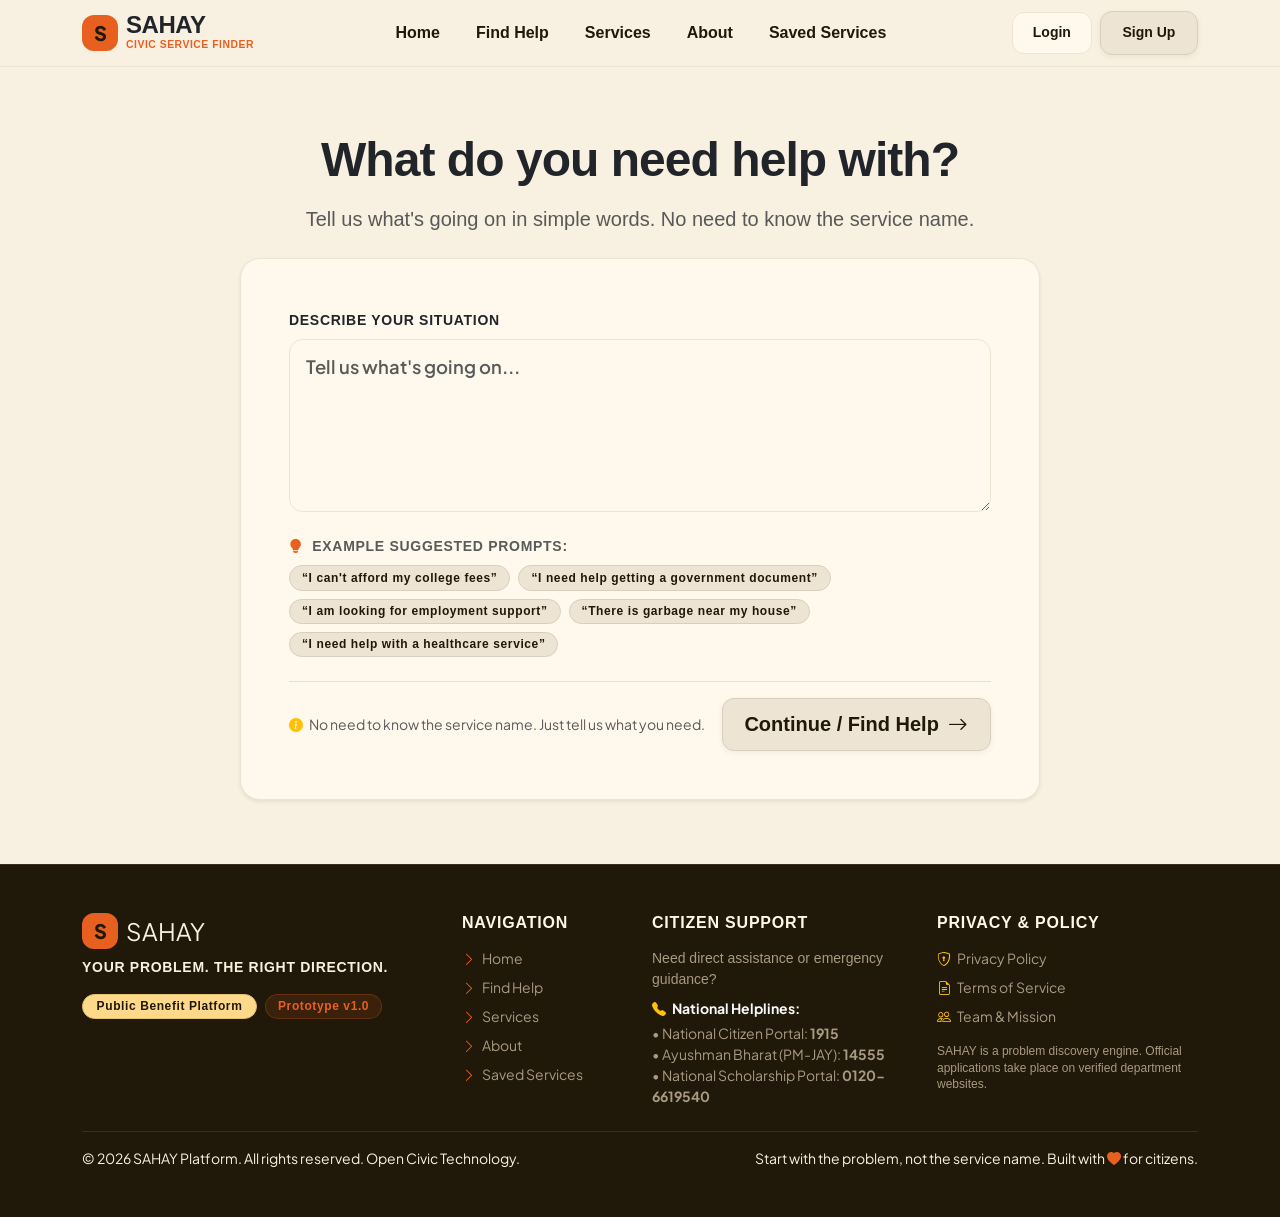
<file: frontend/find-help.html>
<!DOCTYPE html>
<html lang="en">
<head>
  <meta charset="UTF-8">
  <meta name="viewport" content="width=device-width, initial-scale=1.0">
  <title>Find Help — SAHAY</title>
  
  <!-- Bootstrap 5 CSS -->
  <link href="https://cdn.jsdelivr.net/npm/bootstrap@5.3.3/dist/css/bootstrap.min.css" rel="stylesheet">
  <!-- Bootstrap Icons -->
  <link href="https://cdn.jsdelivr.net/npm/bootstrap-icons@1.11.3/font/bootstrap-icons.min.css" rel="stylesheet">
  <!-- Custom SAHAY Palette CSS -->
  <link rel="stylesheet" href="css/style.css">
</head>
<body class="d-flex flex-column min-vh-100">

  <!-- NAVBAR -->
  <nav class="navbar navbar-expand-lg sahaya-navbar sticky-top" id="mainHeaderNav">
    <div class="container">
      <a class="navbar-brand d-flex align-items-center gap-2" href="index.html">
        <div class="sahaya-logo-icon">S</div>
        <div class="d-flex flex-column">
          <span class="font-weight-bold fs-4 text-dark lh-1">SAHAY</span>
          <span class="small fw-bold text-orange text-uppercase" style="font-size: 0.65rem;">Civic Service Finder</span>
        </div>
      </a>

      <button class="navbar-toggler border-0" type="button" data-bs-toggle="collapse" data-bs-target="#sahayNav">
        <span class="navbar-toggler-icon"></span>
      </button>

      <div class="collapse navbar-collapse" id="sahayNav">
                <ul class="navbar-nav mx-auto mb-2 mb-lg-0 gap-1">
          <li class="nav-item">
            <a class="nav-link" href="index.html">Home</a>
          </li>
          <li class="nav-item">
            <a class="nav-link" href="find-help.html">Find Help</a>
          </li>
          <li class="nav-item">
            <a class="nav-link" href="services.html">Services</a>
          </li>
          <li class="nav-item">
            <a class="nav-link" href="about.html">About</a>
          </li>
          <li class="nav-item">
            <a class="nav-link" href="saved-services.html">Saved Services</a>
          </li>
        </ul>

        <div class="d-flex align-items-center gap-2" id="navbarAuthButtons">
          <a href="login.html" class="btn btn-sahaya-outline btn-sm font-weight-bold px-3">Login</a>
          <a href="signup.html" class="btn btn-sahaya-primary btn-sm font-weight-bold px-3">Sign Up</a>
        </div>
      </div>
    </div>
  </nav>

  <!-- MAIN MULTI-STEP FLOW -->
  <main class="py-5 flex-fill">
    <div class="container">

      <!-- STEP 1: PROBLEM INPUT -->
      <section id="step1Container" class="py-3">
        <div class="max-w-3xl mx-auto" style="max-width: 800px;">
          
          <div class="text-center mb-4">
            <h1 class="display-5 fw-bolder text-dark mb-3" style="font-weight: 900 !important; letter-spacing: -0.02em;">What do you need help with?</h1>
            <p class="lead text-muted font-weight-semibold">
              Tell us what's going on in simple words. No need to know the service name.
            </p>
          </div>

          <div class="sahaya-card p-4 p-md-5 shadow-sm">
            <form onsubmit="handleFindHelpInputSubmit(event);">
              <div class="mb-4">
                <label for="findHelpTextarea" class="form-label small font-weight-bold text-dark text-uppercase">Describe your situation</label>
                <textarea
                  id="findHelpTextarea"
                  class="form-control sahaya-textarea"
                  rows="5"
                  placeholder="Tell us what's going on..."
                  style="font-size: 1.15rem; line-height: 1.6;"
                  required
                ></textarea>
              </div>

              <div class="mb-4">
                <span class="small font-weight-bold text-muted text-uppercase d-block mb-2">
                  <i class="bi bi-lightbulb-fill text-orange me-1"></i> Example suggested prompts:
                </span>
                <div class="d-flex flex-wrap gap-2">
                  <button type="button" class="badge badge-sahaya-taupe border-0 cursor-pointer" onclick="fillPromptText('I can\'t afford my college fees');">
                    “I can't afford my college fees”
                  </button>
                  <button type="button" class="badge badge-sahaya-taupe border-0 cursor-pointer" onclick="fillPromptText('I need help getting a government document');">
                    “I need help getting a government document”
                  </button>
                  <button type="button" class="badge badge-sahaya-taupe border-0 cursor-pointer" onclick="fillPromptText('I am looking for employment support');">
                    “I am looking for employment support”
                  </button>
                  <button type="button" class="badge badge-sahaya-taupe border-0 cursor-pointer" onclick="fillPromptText('There is garbage near my house');">
                    “There is garbage near my house”
                  </button>
                  <button type="button" class="badge badge-sahaya-taupe border-0 cursor-pointer" onclick="fillPromptText('I need help with a healthcare service');">
                    “I need help with a healthcare service”
                  </button>
                </div>
              </div>

              <div class="d-flex align-items-center justify-content-between pt-3 border-top">
                <span class="small text-muted font-weight-semibold">
                  <i class="bi bi-info-circle-fill text-warning me-1"></i> No need to know the service name. Just tell us what you need.
                </span>
                <button type="submit" id="findHelpSubmitBtn" class="btn btn-sahaya-primary btn-lg font-weight-bold px-4">
                  Continue / Find Help <i class="bi bi-arrow-right ms-1"></i>
                </button>
              </div>
            </form>
          </div>

        </div>
      </section>

      <!-- STEP 2: CLARIFICATION QUESTIONS (DISTRACTION-FREE) -->
      <section id="step2Container" class="d-none py-3">
        <div class="max-w-2xl mx-auto" style="max-width: 720px;">
          
          <div class="sahaya-card p-4 p-md-5 shadow-sm">
            
            <!-- Progress Header -->
            <div class="d-flex justify-content-between align-items-center mb-3">
              <span class="badge badge-sahaya-orange" id="qProgressBadge">Question 1 of 3</span>
              <span class="small text-muted font-weight-bold" id="qPercentText">33% Completed</span>
            </div>

            <!-- Progress Bar -->
            <div class="progress mb-4" style="height: 6px; background-color: var(--border-subtle);">
              <div id="qProgressBar" class="progress-bar bg-orange" role="progressbar" style="width: 33%; background-color: var(--brand-primary) !important;"></div>
            </div>

            <!-- Question Heading -->
            <h2 class="h3 font-weight-bold text-dark mb-2 heading-font" id="qTitle">
              Loading question...
            </h2>
            <p class="small text-muted font-weight-semibold mb-4" id="qSubtitle">
              Subtitle details...
            </p>

            <!-- Question Options Grid -->
            <div class="row g-3" id="qOptionsGrid">
              <!-- Dynamically populated -->
            </div>

            <!-- Navigation Actions -->
            <div class="d-flex justify-content-between align-items-center mt-5 pt-3 border-top">
              <button id="qBackBtn" onclick="handleQBack();" class="btn btn-sahaya-outline">
                <i class="bi bi-arrow-left me-1"></i> Back
              </button>

              <button id="qNextBtn" onclick="handleQNext();" class="btn btn-sahaya-primary btn-lg" disabled>
                Continue <i class="bi bi-arrow-right ms-1"></i>
              </button>
            </div>
          </div>

        </div>
      </section>

      <!-- STEP 3: MATCHED RECOMMENDED SERVICES -->
      <section id="step3Container" class="d-none py-3">
        
        <!-- Header -->
        <div class="sahaya-card p-4 mb-4 border-warning bg-light-cream">
          <div class="d-flex flex-wrap justify-content-between align-items-center gap-3">
            <div>
              <span class="badge badge-sahaya-gold mb-2">Smart Matcher Results</span>
              <h1 class="h2 font-weight-bold text-dark mb-1">We found services that may help.</h1>
              <p class="text-muted font-weight-semibold mb-0" id="resultsSubtitleText">
                Based on what you've told us.
              </p>
            </div>
            
            <div class="d-flex gap-2">
              <button onclick="resetFindHelpFlow();" class="btn btn-sahaya-outline btn-sm font-weight-bold">
                <i class="bi bi-arrow-counterclockwise me-1"></i> Describe Another Problem
              </button>
            </div>
          </div>
        </div>

        <!-- Problem Summary Card -->
        <div class="p-3 rounded-3 bg-espresso text-light border mb-4 d-flex align-items-center justify-content-between">
          <div>
            <span class="small text-warning font-weight-bold d-block mb-1"><i class="bi bi-chat-quote-fill me-1"></i> Your Problem Summary:</span>
            <span class="small text-light font-weight-semibold italic" id="userProblemSummaryText">“...”</span>
          </div>
          <span class="badge badge-sahaya-orange" id="detectedCategoryBadge">Category</span>
        </div>

        <!-- Service Cards Grid -->
        <div class="row g-4" id="matchedResultsGrid">
          <!-- Populated by JavaScript -->
        </div>

      </section>

    </div>
  </main>

  <!-- FOOTER -->
    <!-- FOOTER (BRAND, SUPPORT, PRIVACY POLICY & BOTTOM BAR) -->
  <footer class="sahaya-footer py-5 mt-auto">
    <div class="container">
      <div class="row g-4 mb-4">
        
                <!-- Section 1: Brand Section -->
        <div class="col-lg-4 col-md-6">
          <div class="d-flex align-items-center gap-2 mb-2">
            <div class="sahaya-logo-icon">S</div>
            <span class="font-weight-bold fs-4 text-light">SAHAY</span>
          </div>
          <p class="small text-orange font-weight-bold mb-3 text-uppercase" style="letter-spacing: 0.05em;">YOUR PROBLEM. THE RIGHT DIRECTION.</p>
          <div class="d-flex align-items-center gap-2 mt-2">
            <span class="badge badge-sahaya-gold">Public Benefit Platform</span>
            <span class="badge badge-sahaya-orange">Prototype v1.0</span>
          </div>
        </div>

        <!-- Section 2: Platform Navigation Links -->
        <div class="col-lg-2 col-md-6">
          <h6 class="fw-bold text-light mb-3 text-uppercase" style="letter-spacing: 0.05em;">Navigation</h6>
          <ul class="list-unstyled small d-flex flex-column gap-2 mb-0">
            <li><a href="index.html" class="text-muted text-decoration-none hover-orange"><i class="bi bi-chevron-right text-orange me-1"></i> Home</a></li>
            <li><a href="find-help.html" class="text-muted text-decoration-none hover-orange"><i class="bi bi-chevron-right text-orange me-1"></i> Find Help</a></li>
            <li><a href="services.html" class="text-muted text-decoration-none hover-orange"><i class="bi bi-chevron-right text-orange me-1"></i> Services</a></li>
            <li><a href="about.html" class="text-muted text-decoration-none hover-orange"><i class="bi bi-chevron-right text-orange me-1"></i> About</a></li>
            <li><a href="saved-services.html" class="text-muted text-decoration-none hover-orange"><i class="bi bi-chevron-right text-orange me-1"></i> Saved Services</a></li>
          </ul>
        </div>

        <!-- Section 3: Citizen Support -->
        <div class="col-lg-3 col-md-6">
          <h6 class="fw-bold text-light mb-3 text-uppercase" style="letter-spacing: 0.05em;">Citizen Support</h6>
          <p class="small text-muted mb-2">Need direct assistance or emergency guidance?</p>
          <div class="small text-muted">
            <strong class="text-light d-block mb-1"><i class="bi bi-telephone-fill text-warning me-1"></i> National Helplines:</strong>
            • National Citizen Portal: <strong>1915</strong><br/>
            • Ayushman Bharat (PM-JAY): <strong>14555</strong><br/>
            • National Scholarship Portal: <strong>0120-6619540</strong>
          </div>
        </div>

        <!-- Section 4: Privacy Policy & Legal -->
        <div class="col-lg-3 col-md-6">
          <h6 class="fw-bold text-light mb-3 text-uppercase" style="letter-spacing: 0.05em;">Privacy &amp; Policy</h6>
          <ul class="list-unstyled small d-flex flex-column gap-2 mb-3">
            <li><a href="#" onclick="alert('Privacy Policy: SAHAY respects user privacy. Problem descriptions and session data are stored locally in your browser and never sold.'); return false;" class="text-muted text-decoration-none hover-orange"><i class="bi bi-shield-lock text-warning me-1"></i> Privacy Policy</a></li>
            <li><a href="#" onclick="alert('Terms of Service: SAHAY is an open citizen guidance portal. Official applications and fee payments occur directly on government domains.'); return false;" class="text-muted text-decoration-none hover-orange"><i class="bi bi-file-earmark-text text-warning me-1"></i> Terms of Service</a></li>
            <li><a href="about.html" class="text-muted text-decoration-none hover-orange"><i class="bi bi-people text-warning me-1"></i> Team &amp; Mission</a></li>
          </ul>
          <p class="small text-muted mb-0" style="font-size: 0.75rem; line-height: 1.4;">
            SAHAY is a problem discovery engine. Official applications take place on verified department websites.
          </p>
        </div>

      </div>

      <!-- Section 5: Bottom Bar -->
      <div class="border-top border-secondary pt-3 d-flex flex-wrap justify-content-between align-items-center small text-muted gap-2">
        <span>&copy; 2026 SAHAY Platform. All rights reserved. Open Civic Technology.</span>
        <span>Start with the problem, not the service name. Built with <i class="bi bi-heart-fill text-orange"></i> for citizens.</span>
      </div>
    </div>
  </footer>

  <!-- Bootstrap JS -->
  <script src="https://cdn.jsdelivr.net/npm/bootstrap@5.3.3/dist/js/bootstrap.bundle.min.js"></script>
  <!-- JS Modules -->
  <script src="js/data.js"></script>
  <script src="js/services.js"></script>
  <script src="js/auth.js"></script>
  <script src="js/app.js"></script>

  <script>
    let problemText = "";
    let matchResult = null;
    let activeQIndex = 0;
    let selectedAnswers = {};

    document.addEventListener('DOMContentLoaded', () => {
      // Check if sessionStorage has input from index.html
      const savedInput = sessionStorage.getItem('sahay_problem_input');
      if (savedInput) {
        document.getElementById('findHelpTextarea').value = savedInput;
        sessionStorage.removeItem('sahay_problem_input');
      }
    });

    function fillPromptText(txt) {
      const area = document.getElementById('findHelpTextarea');
      area.value = txt;
      area.focus();
    }

    function handleFindHelpInputSubmit(event) {
      event.preventDefault();
      problemText = document.getElementById('findHelpTextarea').value.trim();

      if (!problemText) {
        alert('Please describe your problem or select an example statement.');
        return;
      }

      // Execute keyword match
      matchResult = matchServicesByProblem(problemText);
      selectedAnswers = {};
      activeQIndex = 0;

      // Transition to Step 2 Clarification Questions
      document.getElementById('step1Container').className = "d-none";
      document.getElementById('step2Container').className = "d-block py-3";
      
      renderQuestionStep(0);
    }

    function renderQuestionStep(idx) {
      const questions = matchResult.questions;
      if (!questions || questions.length === 0 || idx >= questions.length) {
        // Show Step 3 Results immediately if no questions
        showStep3Results();
        return;
      }

      activeQIndex = idx;
      const q = questions[idx];

      const pct = Math.round(((idx + 1) / questions.length) * 100);
      document.getElementById('qProgressBadge').textContent = `Question ${idx + 1} of ${questions.length}`;
      document.getElementById('qPercentText').textContent = `${pct}% Completed`;
      document.getElementById('qProgressBar').style.width = `${pct}%`;

      document.getElementById('qTitle').textContent = q.text;
      document.getElementById('qSubtitle').textContent = q.subtitle || '';

      const currentVal = selectedAnswers[q.id];

      const grid = document.getElementById('qOptionsGrid');
      grid.innerHTML = q.options.map(opt => `
        <div class="col-12 col-md-6">
          <div
            onclick="selectOption('${q.id}', '${opt.value}');"
            class="p-3 rounded-3 border cursor-pointer font-weight-bold d-flex justify-content-between align-items-center ${currentVal === opt.value ? 'bg-espresso text-warning border-warning shadow-sm' : 'bg-surface-light text-dark border-beige'}"
          >
            <span>${opt.label}</span>
            ${currentVal === opt.value ? '<i class="bi bi-check-circle-fill text-warning fs-5"></i>' : '<i class="bi bi-circle text-muted"></i>'}
          </div>
        </div>
      `).join('');

      document.getElementById('qNextBtn').disabled = !currentVal;
    }

    function selectOption(qId, val) {
      selectedAnswers[qId] = val;
      renderQuestionStep(activeQIndex);
    }

    function handleQBack() {
      if (activeQIndex > 0) {
        renderQuestionStep(activeQIndex - 1);
      } else {
        // Return to Step 1 Input
        document.getElementById('step2Container').className = "d-none";
        document.getElementById('step1Container').className = "d-block py-3";
      }
    }

    function handleQNext() {
      const questions = matchResult.questions;
      if (activeQIndex < questions.length - 1) {
        renderQuestionStep(activeQIndex + 1);
      } else {
        showStep3Results();
      }
    }

    function showStep3Results() {
      document.getElementById('step1Container').className = "d-none";
      document.getElementById('step2Container').className = "d-none";
      document.getElementById('step3Container').className = "d-block py-3";

      document.getElementById('userProblemSummaryText').textContent = `“${problemText}”`;
      document.getElementById('detectedCategoryBadge').textContent = matchResult.detectedCategory;

      const grid = document.getElementById('matchedResultsGrid');
      grid.innerHTML = matchResult.matchedServices.map(service => renderDetailedRecommendationCardHTML(service)).join('');
    }

    function renderDetailedRecommendationCardHTML(service) {
      const savedIds = getSavedServices();
      const isSaved = savedIds.includes(service.id);

      return `
        <div class="col-md-6 col-lg-4 d-flex">
          <div class="sahaya-card sahay-card-interactive w-100 d-flex flex-column justify-content-between">
            <div>
              <div class="d-flex align-items-center justify-content-between mb-3">
                <span class="badge badge-sahaya-gold" style="font-size: 0.75rem;">${escapeHtml(service.category)}</span>
              </div>

              <h3 class="h5 font-weight-bold mb-2">
                <a href="service-details.html?id=${service.id}" class="text-decoration-none text-dark">${escapeHtml(service.name)}</a>
              </h3>

              <p class="small text-muted font-weight-bold mb-3 d-flex align-items-center gap-1" style="font-size: 0.8rem;">
                <i class="bi bi-geo-alt text-orange"></i> ${escapeHtml(service.location || 'Pan-India')}
              </p>

              <p class="small text-dark mb-3" style="display: -webkit-box; -webkit-line-clamp: 2; -webkit-box-orient: vertical; overflow: hidden; line-height: 1.5; color: #3A2D1D !important; font-size: 0.88rem;">
                ${escapeHtml(service.description)}
              </p>
            </div>

            <div>
              <div class="d-flex gap-2 pt-3 border-top" style="border-color: var(--border-subtle) !important;">
                <a href="service-details.html?id=${service.id}" class="btn btn-sahaya-primary btn-sm flex-fill font-weight-bold text-center">
                  View Details <i class="bi bi-arrow-right ms-1"></i>
                </a>
                <button onclick="event.preventDefault(); toggleSaveService(${service.id}); showStep3Results();" class="btn btn-sahaya-outline btn-sm font-weight-bold" title="${isSaved ? 'Saved' : 'Save Service'}">
                  <i class="bi bi-bookmark${isSaved ? '-fill text-warning' : ''}"></i> ${isSaved ? 'Saved' : 'Save'}
                </button>
              </div>
            </div>
          </div>
        </div>
      `;
    }

    function resetFindHelpFlow() {
      document.getElementById('step3Container').className = "d-none";
      document.getElementById('step2Container').className = "d-none";
      document.getElementById('step1Container').className = "d-block py-3";
      document.getElementById('findHelpTextarea').value = "";
      window.scrollTo({ top: 0, behavior: 'smooth' });
    }
  </script>
</body>
</html>
</file>
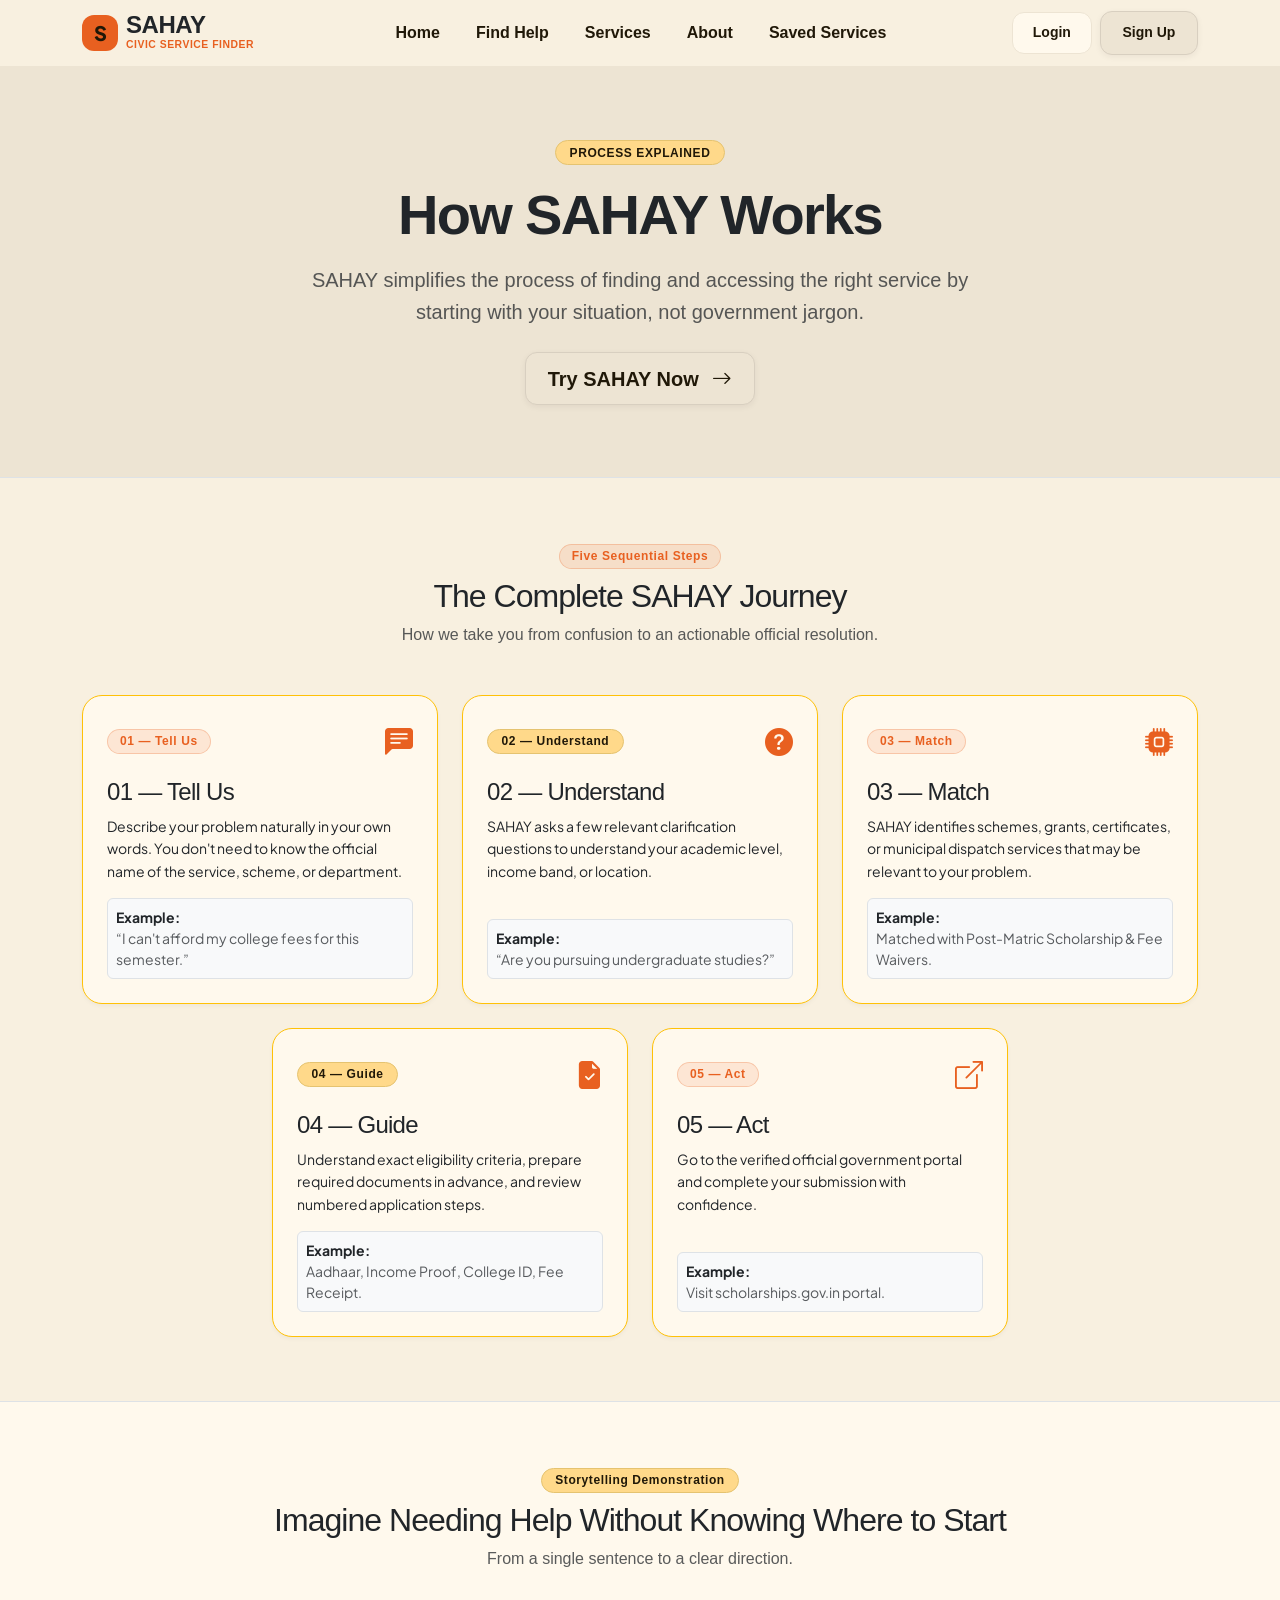
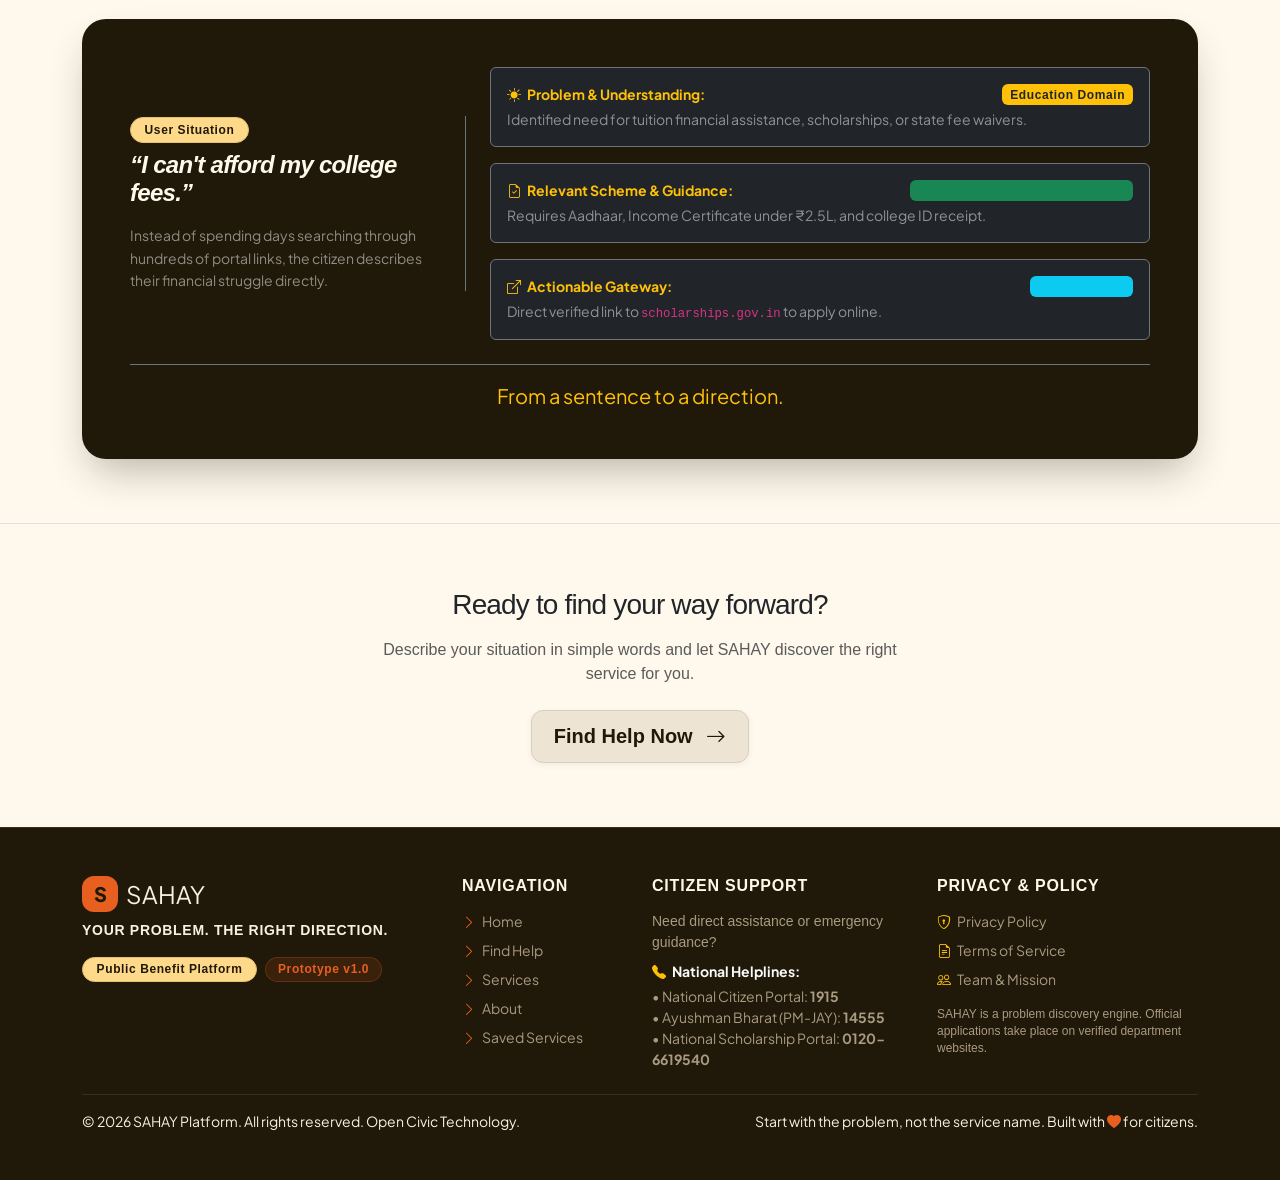
<file: frontend/how-it-works.html>
<!DOCTYPE html>
<html lang="en">
<head>
  <meta charset="UTF-8">
  <meta name="viewport" content="width=device-width, initial-scale=1.0">
  <title>How SAHAY Works</title>
  
  <!-- Bootstrap 5 CSS -->
  <link href="https://cdn.jsdelivr.net/npm/bootstrap@5.3.3/dist/css/bootstrap.min.css" rel="stylesheet">
  <!-- Bootstrap Icons -->
  <link href="https://cdn.jsdelivr.net/npm/bootstrap-icons@1.11.3/font/bootstrap-icons.min.css" rel="stylesheet">
  <!-- Custom SAHAY Palette CSS -->
  <link rel="stylesheet" href="css/style.css">
</head>
<body class="d-flex flex-column min-vh-100">

  <!-- NAVBAR -->
  <nav class="navbar navbar-expand-lg sahaya-navbar sticky-top">
    <div class="container">
      <a class="navbar-brand d-flex align-items-center gap-2" href="index.html">
        <div class="sahaya-logo-icon">S</div>
        <div class="d-flex flex-column">
          <span class="font-weight-bold fs-4 text-dark lh-1">SAHAY</span>
          <span class="small fw-bold text-orange text-uppercase" style="font-size: 0.65rem;">Civic Service Finder</span>
        </div>
      </a>

      <button class="navbar-toggler border-0" type="button" data-bs-toggle="collapse" data-bs-target="#sahayNav">
        <span class="navbar-toggler-icon"></span>
      </button>

      <div class="collapse navbar-collapse" id="sahayNav">
                <ul class="navbar-nav mx-auto mb-2 mb-lg-0 gap-1">
          <li class="nav-item">
            <a class="nav-link" href="index.html">Home</a>
          </li>
          <li class="nav-item">
            <a class="nav-link" href="find-help.html">Find Help</a>
          </li>
          <li class="nav-item">
            <a class="nav-link" href="services.html">Services</a>
          </li>
          <li class="nav-item">
            <a class="nav-link" href="about.html">About</a>
          </li>
          <li class="nav-item">
            <a class="nav-link" href="saved-services.html">Saved Services</a>
          </li>
        </ul>

        <div class="d-flex align-items-center gap-2" id="navbarAuthButtons">
          <a href="login.html" class="btn btn-sahaya-outline btn-sm font-weight-bold px-3">Login</a>
          <a href="signup.html" class="btn btn-sahaya-primary btn-sm font-weight-bold px-3">Sign Up</a>
        </div>
      </div>
    </div>
  </nav>

  <!-- HERO SECTION -->
  <header class="py-5 text-center border-bottom" style="background-color: var(--bg-alt);">
    <div class="container py-4">
      <span class="badge badge-sahaya-gold mb-3 d-inline-block">PROCESS EXPLAINED</span>
      <h1 class="display-4 font-weight-bold text-dark mb-3">How SAHAY Works</h1>
      <p class="fs-5 text-muted font-weight-semibold mx-auto mb-4" style="max-width: 720px; line-height: 1.6;">
        SAHAY simplifies the process of finding and accessing the right service by starting with your situation, not government jargon.
      </p>
      <a href="find-help.html" class="btn btn-sahaya-primary btn-lg px-4 font-weight-bold">
        Try SAHAY Now <i class="bi bi-arrow-right ms-2"></i>
      </a>
    </div>
  </header>

  <!-- 5-STEP COMPLETE FLOW -->
  <section class="py-5">
    <div class="container py-3">
      <div class="text-center max-w-3xl mx-auto mb-5">
        <span class="badge badge-sahaya-orange mb-2">Five Sequential Steps</span>
        <h2 class="h2 font-weight-bold text-dark">The Complete SAHAY Journey</h2>
        <p class="text-muted font-weight-semibold">
          How we take you from confusion to an actionable official resolution.
        </p>
      </div>

      <div class="row g-4 justify-content-center">
        
        <!-- Step 1 -->
        <div class="col-md-6 col-lg-4">
          <div class="sahaya-card h-100 p-4 border-warning d-flex flex-column justify-content-between">
            <div>
              <div class="d-flex align-items-center justify-content-between mb-3">
                <span class="badge badge-sahaya-orange">01 — Tell Us</span>
                <i class="bi bi-chat-left-text-fill fs-3 text-orange"></i>
              </div>
              <h3 class="h4 font-weight-bold text-dark mb-2">01 — Tell Us</h3>
              <p class="text-dark small mb-3" style="line-height: 1.6;">
                Describe your problem naturally in your own words. You don't need to know the official name of the service, scheme, or department.
              </p>
            </div>
            <div class="p-2 rounded bg-light border text-muted small">
              <strong class="text-dark d-block">Example:</strong> “I can't afford my college fees for this semester.”
            </div>
          </div>
        </div>

        <!-- Step 2 -->
        <div class="col-md-6 col-lg-4">
          <div class="sahaya-card h-100 p-4 border-warning d-flex flex-column justify-content-between">
            <div>
              <div class="d-flex align-items-center justify-content-between mb-3">
                <span class="badge badge-sahaya-gold">02 — Understand</span>
                <i class="bi bi-question-circle-fill fs-3 text-orange"></i>
              </div>
              <h3 class="h4 font-weight-bold text-dark mb-2">02 — Understand</h3>
              <p class="text-dark small mb-3" style="line-height: 1.6;">
                SAHAY asks a few relevant clarification questions to understand your academic level, income band, or location.
              </p>
            </div>
            <div class="p-2 rounded bg-light border text-muted small">
              <strong class="text-dark d-block">Example:</strong> “Are you pursuing undergraduate studies?”
            </div>
          </div>
        </div>

        <!-- Step 3 -->
        <div class="col-md-6 col-lg-4">
          <div class="sahaya-card h-100 p-4 border-warning d-flex flex-column justify-content-between">
            <div>
              <div class="d-flex align-items-center justify-content-between mb-3">
                <span class="badge badge-sahaya-orange">03 — Match</span>
                <i class="bi bi-cpu-fill fs-3 text-orange"></i>
              </div>
              <h3 class="h4 font-weight-bold text-dark mb-2">03 — Match</h3>
              <p class="text-dark small mb-3" style="line-height: 1.6;">
                SAHAY identifies schemes, grants, certificates, or municipal dispatch services that may be relevant to your problem.
              </p>
            </div>
            <div class="p-2 rounded bg-light border text-muted small">
              <strong class="text-dark d-block">Example:</strong> Matched with Post-Matric Scholarship & Fee Waivers.
            </div>
          </div>
        </div>

        <!-- Step 4 -->
        <div class="col-md-6 col-lg-4">
          <div class="sahaya-card h-100 p-4 border-warning d-flex flex-column justify-content-between">
            <div>
              <div class="d-flex align-items-center justify-content-between mb-3">
                <span class="badge badge-sahaya-gold">04 — Guide</span>
                <i class="bi bi-file-earmark-check-fill fs-3 text-orange"></i>
              </div>
              <h3 class="h4 font-weight-bold text-dark mb-2">04 — Guide</h3>
              <p class="text-dark small mb-3" style="line-height: 1.6;">
                Understand exact eligibility criteria, prepare required documents in advance, and review numbered application steps.
              </p>
            </div>
            <div class="p-2 rounded bg-light border text-muted small">
              <strong class="text-dark d-block">Example:</strong> Aadhaar, Income Proof, College ID, Fee Receipt.
            </div>
          </div>
        </div>

        <!-- Step 5 -->
        <div class="col-md-6 col-lg-4">
          <div class="sahaya-card h-100 p-4 border-warning d-flex flex-column justify-content-between">
            <div>
              <div class="d-flex align-items-center justify-content-between mb-3">
                <span class="badge badge-sahaya-orange">05 — Act</span>
                <i class="bi bi-box-arrow-up-right fs-3 text-orange"></i>
              </div>
              <h3 class="h4 font-weight-bold text-dark mb-2">05 — Act</h3>
              <p class="text-dark small mb-3" style="line-height: 1.6;">
                Go to the verified official government portal and complete your submission with confidence.
              </p>
            </div>
            <div class="p-2 rounded bg-light border text-muted small">
              <strong class="text-dark d-block">Example:</strong> Visit scholarships.gov.in portal.
            </div>
          </div>
        </div>

      </div>
    </div>
  </section>

  <!-- STORYTELLING REAL-LIFE EXAMPLE -->
  <section class="py-5 bg-light-cream border-top border-bottom">
    <div class="container py-3">
      <div class="text-center max-w-3xl mx-auto mb-5">
        <span class="badge badge-sahaya-gold mb-2">Storytelling Demonstration</span>
        <h2 class="h2 font-weight-bold text-dark">Imagine Needing Help Without Knowing Where to Start</h2>
        <p class="text-muted font-weight-semibold">
          From a single sentence to a clear direction.
        </p>
      </div>

      <div class="sahaya-card-dark p-4 p-md-5">
        <div class="row g-4 align-items-center">
          <div class="col-lg-4 border-end border-secondary pe-lg-4 text-center text-lg-start">
            <span class="badge badge-sahaya-gold mb-2">User Situation</span>
            <h3 class="h4 font-weight-bold text-white mb-3 font-italic" style="font-style: italic;">“I can't afford my college fees.”</h3>
            <p class="small text-white-50 mb-0" style="line-height: 1.6;">
              Instead of spending days searching through hundreds of portal links, the citizen describes their financial struggle directly.
            </p>
          </div>

          <div class="col-lg-8 ps-lg-4">
            <div class="d-flex flex-column gap-3">
              
              <div class="p-3 rounded bg-dark border border-secondary text-light">
                <div class="d-flex align-items-center justify-content-between mb-1">
                  <strong class="text-warning small"><i class="bi bi-brightness-high-fill me-1"></i> Problem &amp; Understanding:</strong>
                  <span class="badge bg-warning text-dark font-weight-bold">Education Domain</span>
                </div>
                <p class="small mb-0 text-white-50">Identified need for tuition financial assistance, scholarships, or state fee waivers.</p>
              </div>

              <div class="p-3 rounded bg-dark border border-secondary text-light">
                <div class="d-flex align-items-center justify-content-between mb-1">
                  <strong class="text-warning small"><i class="bi bi-file-earmark-check me-1"></i> Relevant Scheme &amp; Guidance:</strong>
                  <span class="badge bg-success bg-opacity-20 text-success font-weight-bold">National Post-Matric Scholarship</span>
                </div>
                <p class="small mb-0 text-white-50">Requires Aadhaar, Income Certificate under ₹2.5L, and college ID receipt.</p>
              </div>

              <div class="p-3 rounded bg-dark border border-secondary text-light">
                <div class="d-flex align-items-center justify-content-between mb-1">
                  <strong class="text-warning small"><i class="bi bi-box-arrow-up-right me-1"></i> Actionable Gateway:</strong>
                  <span class="badge bg-info bg-opacity-20 text-info font-weight-bold">Official Portal</span>
                </div>
                <p class="small mb-0 text-white-50">Direct verified link to <code>scholarships.gov.in</code> to apply online.</p>
              </div>

            </div>
          </div>
        </div>

        <div class="text-center mt-4 pt-3 border-top border-secondary">
          <span class="fs-5 font-weight-bold text-warning">From a sentence to a direction.</span>
        </div>
      </div>
    </div>
  </section>

  <!-- CTA -->
  <section class="py-5 bg-light-cream">
    <div class="container text-center py-3">
      <h2 class="h3 font-weight-bold text-dark mb-3">Ready to find your way forward?</h2>
      <p class="text-muted mx-auto mb-4" style="max-width: 550px;">
        Describe your situation in simple words and let SAHAY discover the right service for you.
      </p>
      <a href="find-help.html" class="btn btn-sahaya-primary btn-lg px-5 font-weight-bold">
        Find Help Now <i class="bi bi-arrow-right ms-2"></i>
      </a>
    </div>
  </section>

  <!-- FOOTER -->
    <!-- FOOTER (BRAND, SUPPORT, PRIVACY POLICY & BOTTOM BAR) -->
  <footer class="sahaya-footer py-5 mt-auto">
    <div class="container">
      <div class="row g-4 mb-4">
        
                <!-- Section 1: Brand Section -->
        <div class="col-lg-4 col-md-6">
          <div class="d-flex align-items-center gap-2 mb-2">
            <div class="sahaya-logo-icon">S</div>
            <span class="font-weight-bold fs-4 text-light">SAHAY</span>
          </div>
          <p class="small text-orange font-weight-bold mb-3 text-uppercase" style="letter-spacing: 0.05em;">YOUR PROBLEM. THE RIGHT DIRECTION.</p>
          <div class="d-flex align-items-center gap-2 mt-2">
            <span class="badge badge-sahaya-gold">Public Benefit Platform</span>
            <span class="badge badge-sahaya-orange">Prototype v1.0</span>
          </div>
        </div>

        <!-- Section 2: Platform Navigation Links -->
        <div class="col-lg-2 col-md-6">
          <h6 class="fw-bold text-light mb-3 text-uppercase" style="letter-spacing: 0.05em;">Navigation</h6>
          <ul class="list-unstyled small d-flex flex-column gap-2 mb-0">
            <li><a href="index.html" class="text-muted text-decoration-none hover-orange"><i class="bi bi-chevron-right text-orange me-1"></i> Home</a></li>
            <li><a href="find-help.html" class="text-muted text-decoration-none hover-orange"><i class="bi bi-chevron-right text-orange me-1"></i> Find Help</a></li>
            <li><a href="services.html" class="text-muted text-decoration-none hover-orange"><i class="bi bi-chevron-right text-orange me-1"></i> Services</a></li>
            <li><a href="about.html" class="text-muted text-decoration-none hover-orange"><i class="bi bi-chevron-right text-orange me-1"></i> About</a></li>
            <li><a href="saved-services.html" class="text-muted text-decoration-none hover-orange"><i class="bi bi-chevron-right text-orange me-1"></i> Saved Services</a></li>
          </ul>
        </div>

        <!-- Section 3: Citizen Support -->
        <div class="col-lg-3 col-md-6">
          <h6 class="fw-bold text-light mb-3 text-uppercase" style="letter-spacing: 0.05em;">Citizen Support</h6>
          <p class="small text-muted mb-2">Need direct assistance or emergency guidance?</p>
          <div class="small text-muted">
            <strong class="text-light d-block mb-1"><i class="bi bi-telephone-fill text-warning me-1"></i> National Helplines:</strong>
            • National Citizen Portal: <strong>1915</strong><br/>
            • Ayushman Bharat (PM-JAY): <strong>14555</strong><br/>
            • National Scholarship Portal: <strong>0120-6619540</strong>
          </div>
        </div>

        <!-- Section 4: Privacy Policy & Legal -->
        <div class="col-lg-3 col-md-6">
          <h6 class="fw-bold text-light mb-3 text-uppercase" style="letter-spacing: 0.05em;">Privacy &amp; Policy</h6>
          <ul class="list-unstyled small d-flex flex-column gap-2 mb-3">
            <li><a href="#" onclick="alert('Privacy Policy: SAHAY respects user privacy. Problem descriptions and session data are stored locally in your browser and never sold.'); return false;" class="text-muted text-decoration-none hover-orange"><i class="bi bi-shield-lock text-warning me-1"></i> Privacy Policy</a></li>
            <li><a href="#" onclick="alert('Terms of Service: SAHAY is an open citizen guidance portal. Official applications and fee payments occur directly on government domains.'); return false;" class="text-muted text-decoration-none hover-orange"><i class="bi bi-file-earmark-text text-warning me-1"></i> Terms of Service</a></li>
            <li><a href="about.html" class="text-muted text-decoration-none hover-orange"><i class="bi bi-people text-warning me-1"></i> Team &amp; Mission</a></li>
          </ul>
          <p class="small text-muted mb-0" style="font-size: 0.75rem; line-height: 1.4;">
            SAHAY is a problem discovery engine. Official applications take place on verified department websites.
          </p>
        </div>

      </div>

      <!-- Section 5: Bottom Bar -->
      <div class="border-top border-secondary pt-3 d-flex flex-wrap justify-content-between align-items-center small text-muted gap-2">
        <span>&copy; 2026 SAHAY Platform. All rights reserved. Open Civic Technology.</span>
        <span>Start with the problem, not the service name. Built with <i class="bi bi-heart-fill text-orange"></i> for citizens.</span>
      </div>
    </div>
  </footer>

  <!-- Bootstrap JS -->
  <script src="https://cdn.jsdelivr.net/npm/bootstrap@5.3.3/dist/js/bootstrap.bundle.min.js"></script>
  <!-- JS Modules -->
  <script src="js/data.js"></script>
  <script src="js/services.js"></script>
  <script src="js/auth.js"></script>
  <script src="js/app.js"></script>
</body>
</html>
</file>
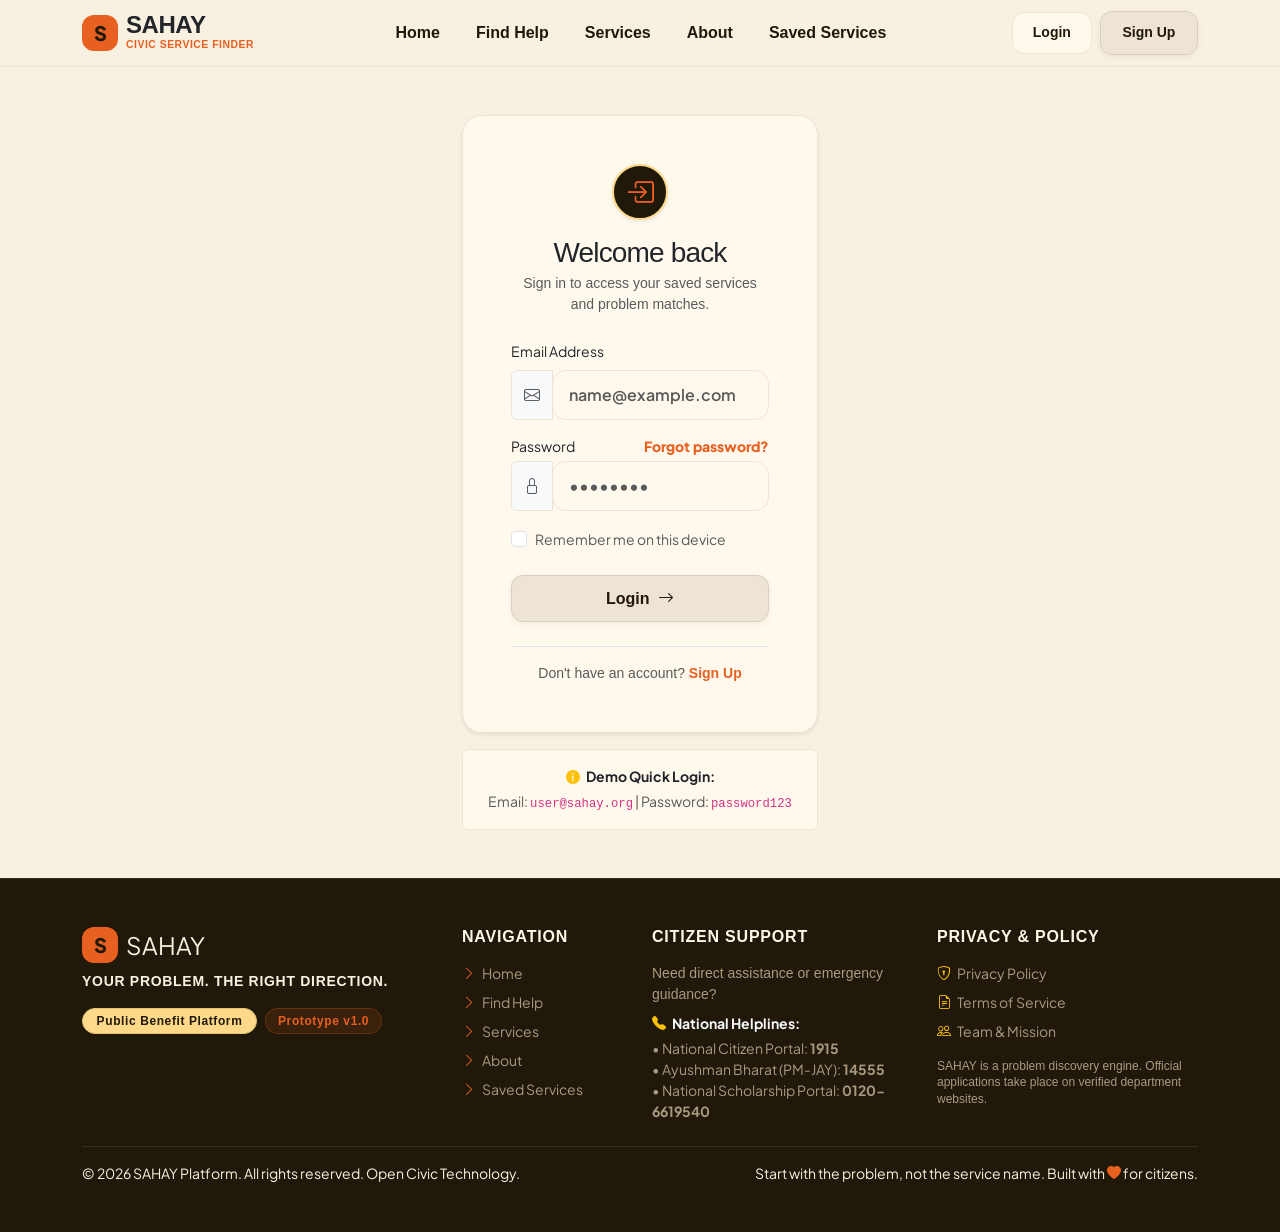
<file: frontend/login.html>
<!DOCTYPE html>
<html lang="en">
<head>
  <meta charset="UTF-8">
  <meta name="viewport" content="width=device-width, initial-scale=1.0">
  <title>Login — SAHAY</title>
  
  <!-- Bootstrap 5 CSS -->
  <link href="https://cdn.jsdelivr.net/npm/bootstrap@5.3.3/dist/css/bootstrap.min.css" rel="stylesheet">
  <!-- Bootstrap Icons -->
  <link href="https://cdn.jsdelivr.net/npm/bootstrap-icons@1.11.3/font/bootstrap-icons.min.css" rel="stylesheet">
  <!-- Custom SAHAY Palette CSS -->
  <link rel="stylesheet" href="css/style.css">
</head>
<body class="d-flex flex-column min-vh-100">

  <!-- NAVBAR -->
  <nav class="navbar navbar-expand-lg sahaya-navbar sticky-top">
    <div class="container">
      <a class="navbar-brand d-flex align-items-center gap-2" href="index.html">
        <div class="sahaya-logo-icon">S</div>
        <div class="d-flex flex-column">
          <span class="font-weight-bold fs-4 text-dark lh-1">SAHAY</span>
          <span class="small fw-bold text-orange text-uppercase" style="font-size: 0.65rem;">Civic Service Finder</span>
        </div>
      </a>

      <button class="navbar-toggler border-0" type="button" data-bs-toggle="collapse" data-bs-target="#sahayNav">
        <span class="navbar-toggler-icon"></span>
      </button>

      <div class="collapse navbar-collapse" id="sahayNav">
                <ul class="navbar-nav mx-auto mb-2 mb-lg-0 gap-1">
          <li class="nav-item">
            <a class="nav-link" href="index.html">Home</a>
          </li>
          <li class="nav-item">
            <a class="nav-link" href="find-help.html">Find Help</a>
          </li>
          <li class="nav-item">
            <a class="nav-link" href="services.html">Services</a>
          </li>
          <li class="nav-item">
            <a class="nav-link" href="about.html">About</a>
          </li>
          <li class="nav-item">
            <a class="nav-link" href="saved-services.html">Saved Services</a>
          </li>
        </ul>

        <div class="d-flex align-items-center gap-2" id="navbarAuthButtons">
          <a href="login.html" class="btn btn-sahaya-outline btn-sm font-weight-bold px-3 active">Login</a>
          <a href="signup.html" class="btn btn-sahaya-primary btn-sm font-weight-bold px-3">Sign Up</a>
        </div>
      </div>
    </div>
  </nav>

  <!-- LOGIN CONTAINER -->
  <main class="py-5 d-flex align-items-center justify-content-center flex-fill">
    <div class="container">
      <div class="row justify-content-center">
        <div class="col-md-6 col-lg-5 col-xl-4">
          
          <div class="sahaya-card p-4 p-sm-5 shadow-sm">
            <div class="text-center mb-4">
              <div class="mx-auto mb-3 rounded-circle bg-espresso text-warning font-weight-bold d-flex align-items-center justify-content-center shadow-sm" style="width: 3.5rem; height: 3.5rem; border: 2px solid var(--accent-gold);">
                <i class="bi bi-box-arrow-in-right fs-3 text-orange"></i>
              </div>
              <h1 class="h3 font-weight-bold text-dark mb-1">Welcome back</h1>
              <p class="small text-muted mb-0">Sign in to access your saved services and problem matches.</p>
            </div>

            <div id="loginAlertContainer"></div>

            <form onsubmit="handleLoginFormSubmit(event);">
              <div class="mb-3">
                <label for="loginEmail" class="form-label small font-weight-bold text-dark">Email Address</label>
                <div class="input-group">
                  <span class="input-group-text bg-light border-beige text-muted"><i class="bi bi-envelope"></i></span>
                  <input type="email" id="loginEmail" class="form-control sahaya-input" placeholder="name@example.com" required>
                </div>
              </div>

              <div class="mb-3">
                <div class="d-flex justify-content-between align-items-center mb-1">
                  <label for="loginPassword" class="form-label small font-weight-bold text-dark mb-0">Password</label>
                  <a href="#" onclick="alert('Password reset link has been sent to your email.'); return false;" class="small text-orange text-decoration-none font-weight-bold">Forgot password?</a>
                </div>
                <div class="input-group">
                  <span class="input-group-text bg-light border-beige text-muted"><i class="bi bi-lock"></i></span>
                  <input type="password" id="loginPassword" class="form-control sahaya-input" placeholder="••••••••" required>
                </div>
              </div>

              <div class="mb-4 form-check">
                <input type="checkbox" class="form-check-input" id="rememberMe">
                <label class="form-check-label small text-muted font-weight-semibold" for="rememberMe">Remember me on this device</label>
              </div>

              <button type="submit" id="loginSubmitBtn" class="btn btn-sahaya-primary w-100 py-2 font-weight-bold">
                Login <i class="bi bi-arrow-right ms-1"></i>
              </button>
            </form>

            <div class="text-center mt-4 pt-3 border-top">
              <p class="small text-muted mb-0">
                Don't have an account? <a href="signup.html" class="text-orange font-weight-bold text-decoration-none">Sign Up</a>
              </p>
            </div>
          </div>

          <!-- Demo Quick Credentials -->
          <div class="p-3 rounded bg-light-cream border border-beige mt-3 text-center small text-muted">
            <strong class="text-dark d-block mb-1"><i class="bi bi-info-circle-fill text-warning me-1"></i> Demo Quick Login:</strong>
            Email: <code>user@sahay.org</code> | Password: <code>password123</code>
          </div>

        </div>
      </div>
    </div>
  </main>

  <!-- FOOTER -->
    <!-- FOOTER (BRAND, SUPPORT, PRIVACY POLICY & BOTTOM BAR) -->
  <footer class="sahaya-footer py-5 mt-auto">
    <div class="container">
      <div class="row g-4 mb-4">
        
                <!-- Section 1: Brand Section -->
        <div class="col-lg-4 col-md-6">
          <div class="d-flex align-items-center gap-2 mb-2">
            <div class="sahaya-logo-icon">S</div>
            <span class="font-weight-bold fs-4 text-light">SAHAY</span>
          </div>
          <p class="small text-orange font-weight-bold mb-3 text-uppercase" style="letter-spacing: 0.05em;">YOUR PROBLEM. THE RIGHT DIRECTION.</p>
          <div class="d-flex align-items-center gap-2 mt-2">
            <span class="badge badge-sahaya-gold">Public Benefit Platform</span>
            <span class="badge badge-sahaya-orange">Prototype v1.0</span>
          </div>
        </div>

        <!-- Section 2: Platform Navigation Links -->
        <div class="col-lg-2 col-md-6">
          <h6 class="fw-bold text-light mb-3 text-uppercase" style="letter-spacing: 0.05em;">Navigation</h6>
          <ul class="list-unstyled small d-flex flex-column gap-2 mb-0">
            <li><a href="index.html" class="text-muted text-decoration-none hover-orange"><i class="bi bi-chevron-right text-orange me-1"></i> Home</a></li>
            <li><a href="find-help.html" class="text-muted text-decoration-none hover-orange"><i class="bi bi-chevron-right text-orange me-1"></i> Find Help</a></li>
            <li><a href="services.html" class="text-muted text-decoration-none hover-orange"><i class="bi bi-chevron-right text-orange me-1"></i> Services</a></li>
            <li><a href="about.html" class="text-muted text-decoration-none hover-orange"><i class="bi bi-chevron-right text-orange me-1"></i> About</a></li>
            <li><a href="saved-services.html" class="text-muted text-decoration-none hover-orange"><i class="bi bi-chevron-right text-orange me-1"></i> Saved Services</a></li>
          </ul>
        </div>

        <!-- Section 3: Citizen Support -->
        <div class="col-lg-3 col-md-6">
          <h6 class="fw-bold text-light mb-3 text-uppercase" style="letter-spacing: 0.05em;">Citizen Support</h6>
          <p class="small text-muted mb-2">Need direct assistance or emergency guidance?</p>
          <div class="small text-muted">
            <strong class="text-light d-block mb-1"><i class="bi bi-telephone-fill text-warning me-1"></i> National Helplines:</strong>
            • National Citizen Portal: <strong>1915</strong><br/>
            • Ayushman Bharat (PM-JAY): <strong>14555</strong><br/>
            • National Scholarship Portal: <strong>0120-6619540</strong>
          </div>
        </div>

        <!-- Section 4: Privacy Policy & Legal -->
        <div class="col-lg-3 col-md-6">
          <h6 class="fw-bold text-light mb-3 text-uppercase" style="letter-spacing: 0.05em;">Privacy &amp; Policy</h6>
          <ul class="list-unstyled small d-flex flex-column gap-2 mb-3">
            <li><a href="#" onclick="alert('Privacy Policy: SAHAY respects user privacy. Problem descriptions and session data are stored locally in your browser and never sold.'); return false;" class="text-muted text-decoration-none hover-orange"><i class="bi bi-shield-lock text-warning me-1"></i> Privacy Policy</a></li>
            <li><a href="#" onclick="alert('Terms of Service: SAHAY is an open citizen guidance portal. Official applications and fee payments occur directly on government domains.'); return false;" class="text-muted text-decoration-none hover-orange"><i class="bi bi-file-earmark-text text-warning me-1"></i> Terms of Service</a></li>
            <li><a href="about.html" class="text-muted text-decoration-none hover-orange"><i class="bi bi-people text-warning me-1"></i> Team &amp; Mission</a></li>
          </ul>
          <p class="small text-muted mb-0" style="font-size: 0.75rem; line-height: 1.4;">
            SAHAY is a problem discovery engine. Official applications take place on verified department websites.
          </p>
        </div>

      </div>

      <!-- Section 5: Bottom Bar -->
      <div class="border-top border-secondary pt-3 d-flex flex-wrap justify-content-between align-items-center small text-muted gap-2">
        <span>&copy; 2026 SAHAY Platform. All rights reserved. Open Civic Technology.</span>
        <span>Start with the problem, not the service name. Built with <i class="bi bi-heart-fill text-orange"></i> for citizens.</span>
      </div>
    </div>
  </footer>

  <!-- Bootstrap JS -->
  <script src="https://cdn.jsdelivr.net/npm/bootstrap@5.3.3/dist/js/bootstrap.bundle.min.js"></script>
  <!-- JS Modules -->
  <script src="js/data.js"></script>
  <script src="js/services.js"></script>
  <script src="js/auth.js"></script>
  <script src="js/app.js"></script>

  <script>
    function handleLoginFormSubmit(event) {
      event.preventDefault();
      const email = document.getElementById('loginEmail').value.trim();
      const password = document.getElementById('loginPassword').value.trim();
      const btn = document.getElementById('loginSubmitBtn');
      const alertContainer = document.getElementById('loginAlertContainer');

      btn.disabled = true;
      btn.innerHTML = `<span class="spinner-border spinner-border-sm me-2" role="status" aria-hidden="true"></span> Logging in...`;

      setTimeout(() => {
        const result = loginUser(email, password);
        if (result.success) {
          alertContainer.innerHTML = `
            <div class="alert alert-success small p-2 rounded-3 mb-3 d-flex align-items-center gap-2">
              <i class="bi bi-check-circle-fill text-success fs-5"></i>
              <span>Login successful! Redirecting...</span>
            </div>
          `;
          setTimeout(() => {
            window.location.href = 'index.html';
          }, 800);
        } else {
          alertContainer.innerHTML = `
            <div class="alert alert-danger small p-2 rounded-3 mb-3 d-flex align-items-center gap-2">
              <i class="bi bi-exclamation-triangle-fill text-danger fs-5"></i>
              <span>${escapeHtml(result.message)}</span>
            </div>
          `;
          btn.disabled = false;
          btn.innerHTML = `Login <i class="bi bi-arrow-right ms-1"></i>`;
        }
      }, 500);
    }
  </script>
</body>
</html>
</file>
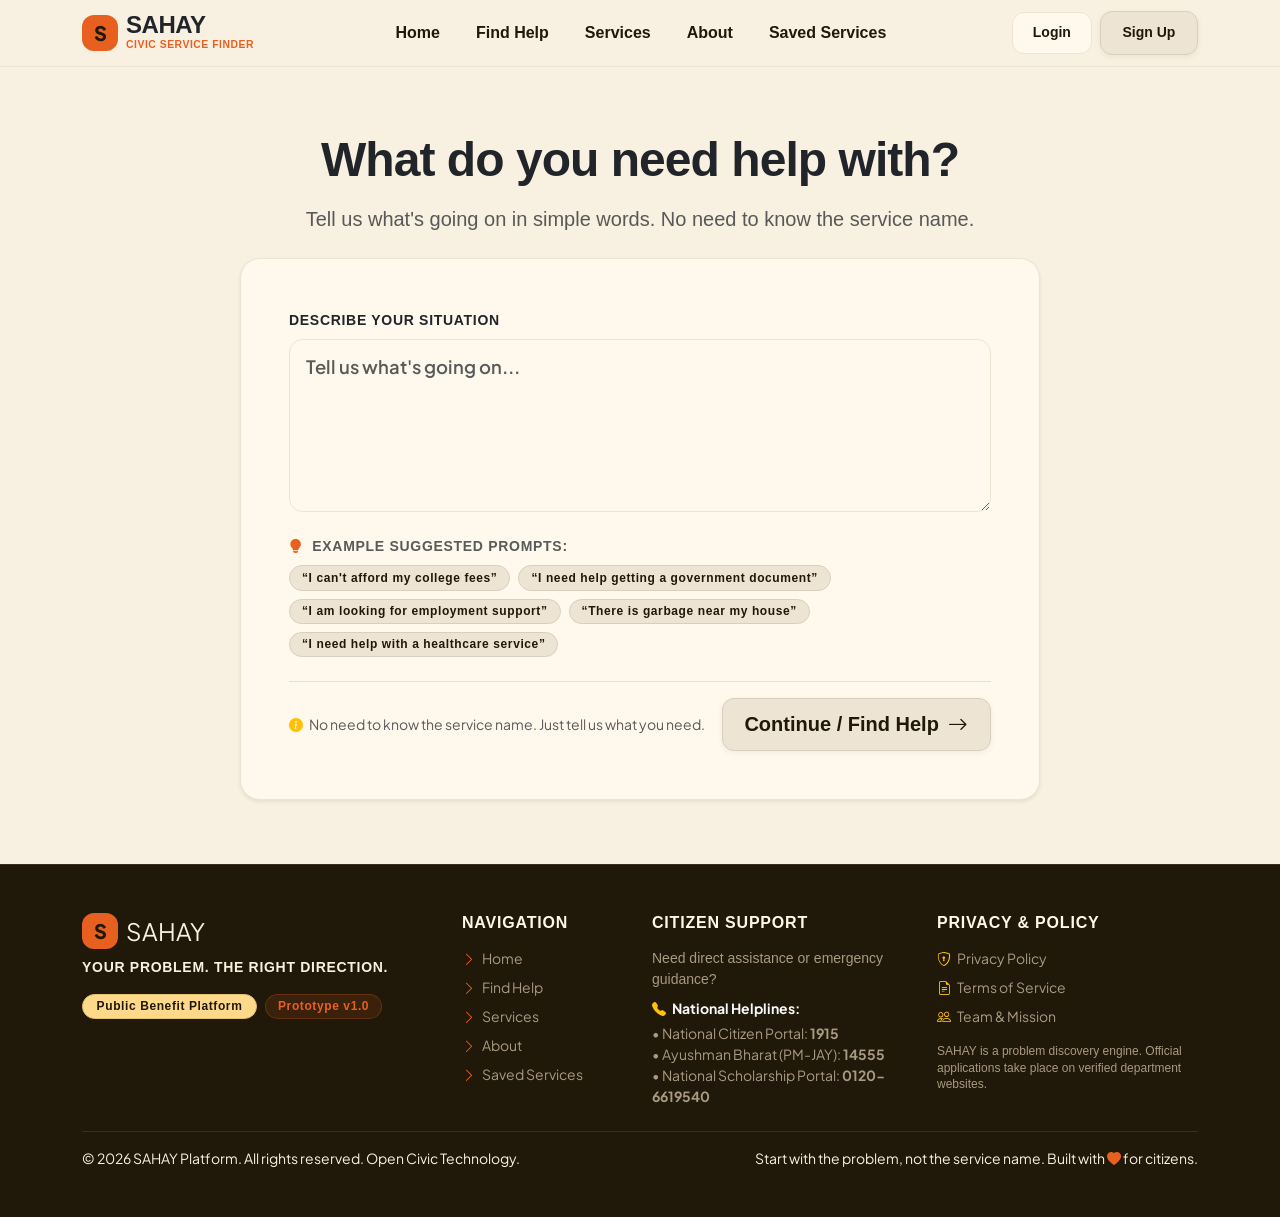
<file: frontend/result.html>
<!DOCTYPE html>
<html lang="en">
<head>
  <meta charset="UTF-8">
  <meta name="viewport" content="width=device-width, initial-scale=1.0">
  <title>Redirecting to Find Help — SAHAY</title>
  <script>
    // Redirect result.html to find-help.html preserving any query or problem inputs
    window.location.href = "find-help.html";
  </script>
</head>
<body>
  <p>Redirecting to <a href="find-help.html">Find Help</a>...</p>
</body>
</html>
</file>
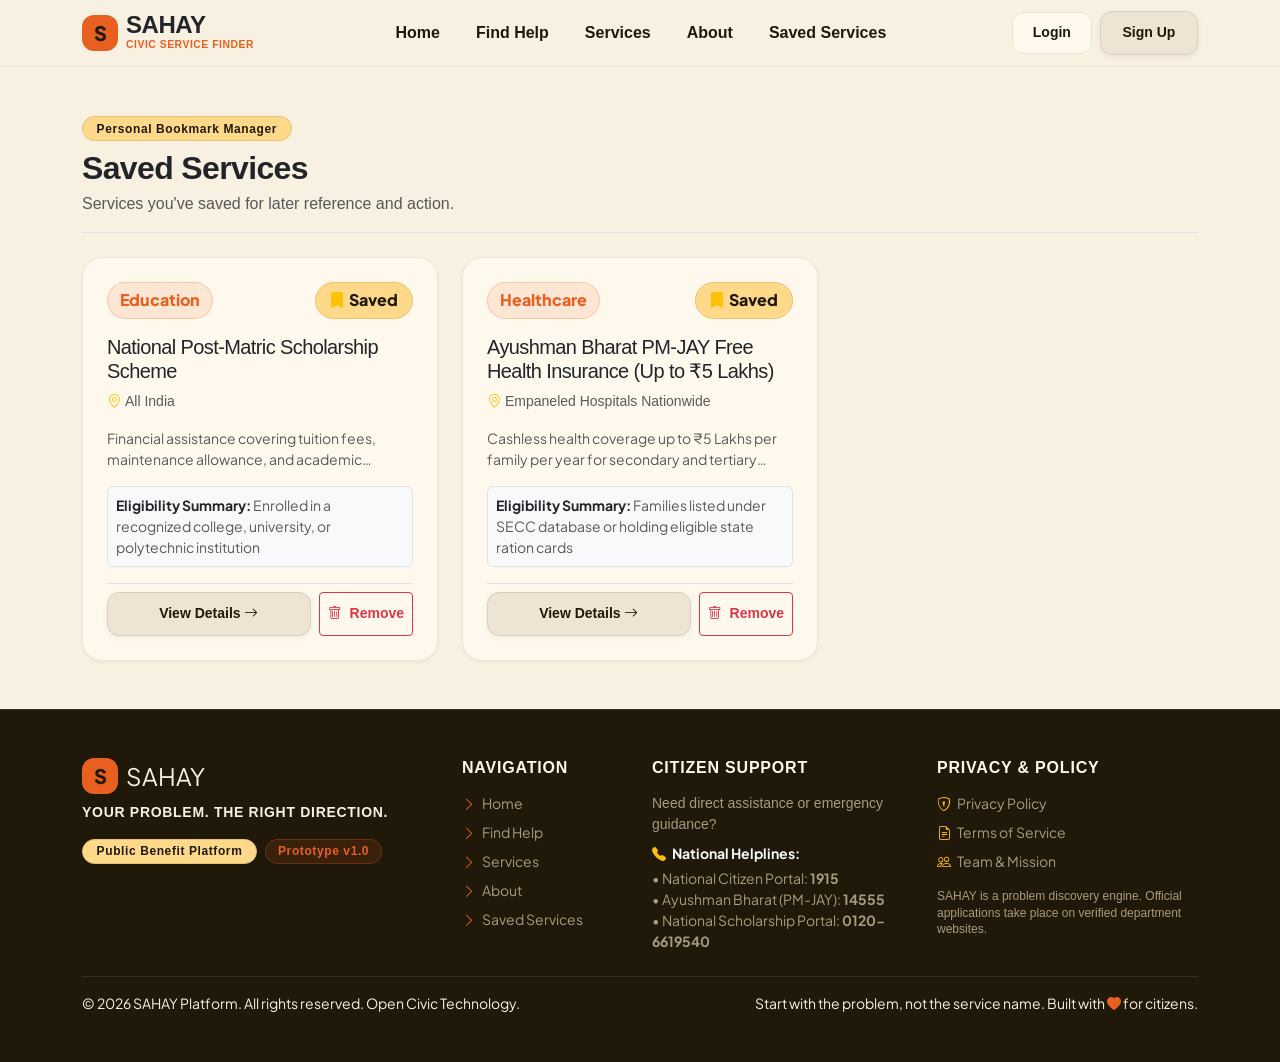
<file: frontend/saved-services.html>
<!DOCTYPE html>
<html lang="en">
<head>
  <meta charset="UTF-8">
  <meta name="viewport" content="width=device-width, initial-scale=1.0">
  <title>Saved Services — SAHAY</title>
  
  <!-- Bootstrap 5 CSS -->
  <link href="https://cdn.jsdelivr.net/npm/bootstrap@5.3.3/dist/css/bootstrap.min.css" rel="stylesheet">
  <!-- Bootstrap Icons -->
  <link href="https://cdn.jsdelivr.net/npm/bootstrap-icons@1.11.3/font/bootstrap-icons.min.css" rel="stylesheet">
  <!-- Custom SAHAY Palette CSS -->
  <link rel="stylesheet" href="css/style.css">
</head>
<body class="d-flex flex-column min-vh-100">

  <!-- NAVBAR -->
  <nav class="navbar navbar-expand-lg sahaya-navbar sticky-top">
    <div class="container">
      <a class="navbar-brand d-flex align-items-center gap-2" href="index.html">
        <div class="sahaya-logo-icon">S</div>
        <div class="d-flex flex-column">
          <span class="font-weight-bold fs-4 text-dark lh-1">SAHAY</span>
          <span class="small fw-bold text-orange text-uppercase" style="font-size: 0.65rem;">Civic Service Finder</span>
        </div>
      </a>

      <button class="navbar-toggler border-0" type="button" data-bs-toggle="collapse" data-bs-target="#sahayNav">
        <span class="navbar-toggler-icon"></span>
      </button>

      <div class="collapse navbar-collapse" id="sahayNav">
                <ul class="navbar-nav mx-auto mb-2 mb-lg-0 gap-1">
          <li class="nav-item">
            <a class="nav-link" href="index.html">Home</a>
          </li>
          <li class="nav-item">
            <a class="nav-link" href="find-help.html">Find Help</a>
          </li>
          <li class="nav-item">
            <a class="nav-link" href="services.html">Services</a>
          </li>
          <li class="nav-item">
            <a class="nav-link" href="about.html">About</a>
          </li>
          <li class="nav-item">
            <a class="nav-link" href="saved-services.html">Saved Services</a>
          </li>
        </ul>

        <div class="d-flex align-items-center gap-2" id="navbarAuthButtons">
          <a href="login.html" class="btn btn-sahaya-outline btn-sm font-weight-bold px-3">Login</a>
          <a href="signup.html" class="btn btn-sahaya-primary btn-sm font-weight-bold px-3">Sign Up</a>
        </div>
      </div>
    </div>
  </nav>

  <!-- SAVED SERVICES HEADER & GRID -->
  <main class="py-5">
    <div class="container">
      
      <!-- Page Header -->
      <div class="mb-4 border-bottom pb-3">
        <span class="badge badge-sahaya-gold mb-2">Personal Bookmark Manager</span>
        <h1 class="h2 fw-bolder text-dark mb-1" style="font-weight: 900 !important; letter-spacing: -0.02em;">Saved Services</h1>
        <p class="text-muted font-weight-semibold mb-0">Services you've saved for later reference and action.</p>
      </div>

      <!-- Saved Grid Container -->
      <div class="row g-4" id="savedServicesGrid">
        <!-- Rendered by JavaScript -->
      </div>

      <!-- Useful Empty State -->
      <div id="emptySavedContainer" class="d-none text-center py-5">
        <div class="sahaya-card p-5 max-w-2xl mx-auto shadow-sm" style="max-width: 550px;">
          <div class="mx-auto mb-3 rounded-circle bg-light-cream text-warning font-weight-bold d-flex align-items-center justify-content-center shadow-sm" style="width: 4.5rem; height: 4.5rem; border: 2px solid var(--accent-gold);">
            <i class="bi bi-bookmark-plus fs-1 text-orange"></i>
          </div>
          <h2 class="h4 font-weight-bold text-dark mb-2">No saved services yet</h2>
          <p class="text-muted small mb-4" style="line-height: 1.6;">
            When you browse schemes or complete our diagnostic problem matcher, click the bookmark icon on any service card to save it here for quick access.
          </p>
          <div class="d-flex justify-content-center gap-3">
            <a href="find-help.html" class="btn btn-sahaya-primary px-4 font-weight-bold">
              <i class="bi bi-search me-1"></i> Find Help
            </a>
            <a href="services.html" class="btn btn-sahaya-outline px-4 font-weight-bold">
              Explore Services
            </a>
          </div>
        </div>
      </div>

    </div>
  </main>

  <!-- FOOTER -->
    <!-- FOOTER (BRAND, SUPPORT, PRIVACY POLICY & BOTTOM BAR) -->
  <footer class="sahaya-footer py-5 mt-auto">
    <div class="container">
      <div class="row g-4 mb-4">
        
                <!-- Section 1: Brand Section -->
        <div class="col-lg-4 col-md-6">
          <div class="d-flex align-items-center gap-2 mb-2">
            <div class="sahaya-logo-icon">S</div>
            <span class="font-weight-bold fs-4 text-light">SAHAY</span>
          </div>
          <p class="small text-orange font-weight-bold mb-3 text-uppercase" style="letter-spacing: 0.05em;">YOUR PROBLEM. THE RIGHT DIRECTION.</p>
          <div class="d-flex align-items-center gap-2 mt-2">
            <span class="badge badge-sahaya-gold">Public Benefit Platform</span>
            <span class="badge badge-sahaya-orange">Prototype v1.0</span>
          </div>
        </div>

        <!-- Section 2: Platform Navigation Links -->
        <div class="col-lg-2 col-md-6">
          <h6 class="fw-bold text-light mb-3 text-uppercase" style="letter-spacing: 0.05em;">Navigation</h6>
          <ul class="list-unstyled small d-flex flex-column gap-2 mb-0">
            <li><a href="index.html" class="text-muted text-decoration-none hover-orange"><i class="bi bi-chevron-right text-orange me-1"></i> Home</a></li>
            <li><a href="find-help.html" class="text-muted text-decoration-none hover-orange"><i class="bi bi-chevron-right text-orange me-1"></i> Find Help</a></li>
            <li><a href="services.html" class="text-muted text-decoration-none hover-orange"><i class="bi bi-chevron-right text-orange me-1"></i> Services</a></li>
            <li><a href="about.html" class="text-muted text-decoration-none hover-orange"><i class="bi bi-chevron-right text-orange me-1"></i> About</a></li>
            <li><a href="saved-services.html" class="text-muted text-decoration-none hover-orange"><i class="bi bi-chevron-right text-orange me-1"></i> Saved Services</a></li>
          </ul>
        </div>

        <!-- Section 3: Citizen Support -->
        <div class="col-lg-3 col-md-6">
          <h6 class="fw-bold text-light mb-3 text-uppercase" style="letter-spacing: 0.05em;">Citizen Support</h6>
          <p class="small text-muted mb-2">Need direct assistance or emergency guidance?</p>
          <div class="small text-muted">
            <strong class="text-light d-block mb-1"><i class="bi bi-telephone-fill text-warning me-1"></i> National Helplines:</strong>
            • National Citizen Portal: <strong>1915</strong><br/>
            • Ayushman Bharat (PM-JAY): <strong>14555</strong><br/>
            • National Scholarship Portal: <strong>0120-6619540</strong>
          </div>
        </div>

        <!-- Section 4: Privacy Policy & Legal -->
        <div class="col-lg-3 col-md-6">
          <h6 class="fw-bold text-light mb-3 text-uppercase" style="letter-spacing: 0.05em;">Privacy &amp; Policy</h6>
          <ul class="list-unstyled small d-flex flex-column gap-2 mb-3">
            <li><a href="#" onclick="alert('Privacy Policy: SAHAY respects user privacy. Problem descriptions and session data are stored locally in your browser and never sold.'); return false;" class="text-muted text-decoration-none hover-orange"><i class="bi bi-shield-lock text-warning me-1"></i> Privacy Policy</a></li>
            <li><a href="#" onclick="alert('Terms of Service: SAHAY is an open citizen guidance portal. Official applications and fee payments occur directly on government domains.'); return false;" class="text-muted text-decoration-none hover-orange"><i class="bi bi-file-earmark-text text-warning me-1"></i> Terms of Service</a></li>
            <li><a href="about.html" class="text-muted text-decoration-none hover-orange"><i class="bi bi-people text-warning me-1"></i> Team &amp; Mission</a></li>
          </ul>
          <p class="small text-muted mb-0" style="font-size: 0.75rem; line-height: 1.4;">
            SAHAY is a problem discovery engine. Official applications take place on verified department websites.
          </p>
        </div>

      </div>

      <!-- Section 5: Bottom Bar -->
      <div class="border-top border-secondary pt-3 d-flex flex-wrap justify-content-between align-items-center small text-muted gap-2">
        <span>&copy; 2026 SAHAY Platform. All rights reserved. Open Civic Technology.</span>
        <span>Start with the problem, not the service name. Built with <i class="bi bi-heart-fill text-orange"></i> for citizens.</span>
      </div>
    </div>
  </footer>

  <!-- Bootstrap JS -->
  <script src="https://cdn.jsdelivr.net/npm/bootstrap@5.3.3/dist/js/bootstrap.bundle.min.js"></script>
  <!-- JS Modules -->
  <script src="js/data.js"></script>
  <script src="js/services.js"></script>
  <script src="js/auth.js"></script>
  <script src="js/app.js"></script>

  <script>
    document.addEventListener('DOMContentLoaded', () => {
      renderSavedServicesPage();
    });

    function renderSavedServicesPage() {
      const savedIds = getSavedServices();
      const grid = document.getElementById('savedServicesGrid');
      const empty = document.getElementById('emptySavedContainer');

      const savedServices = SERVICES_DATA.filter(s => savedIds.includes(s.id));

      if (savedServices.length > 0) {
        grid.className = "row g-4";
        empty.className = "d-none";
        
        grid.innerHTML = savedServices.map(service => `
          <div class="col-md-6 col-lg-4 d-flex">
            <div class="sahaya-card sahay-card-interactive w-100 d-flex flex-column justify-content-between">
              <div>
                <div class="d-flex align-items-center justify-content-between mb-3">
                  <span class="badge-sahaya-orange">${escapeHtml(service.category)}</span>
                  <span class="badge-sahaya-gold d-flex align-items-center gap-1">
                    <i class="bi bi-bookmark-fill text-warning"></i> Saved
                  </span>
                </div>

                <h3 class="h5 font-weight-bold mb-2">
                  <a href="service-details.html?id=${service.id}" class="text-decoration-none text-dark">${escapeHtml(service.name)}</a>
                </h3>

                <p class="small text-muted font-weight-bold mb-3 d-flex align-items-center gap-1">
                  <i class="bi bi-geo-alt text-warning"></i> ${escapeHtml(service.location)}
                </p>

                <p class="small text-dark opacity-75 mb-3" style="display: -webkit-box; -webkit-line-clamp: 2; -webkit-box-orient: vertical; overflow: hidden; line-height: 1.5;">
                  ${escapeHtml(service.description)}
                </p>

                <div class="p-2 rounded bg-light border mb-3 small text-muted font-weight-semibold">
                  <strong class="text-dark">Eligibility Summary:</strong> ${(service.eligibility && service.eligibility[0]) ? escapeHtml(service.eligibility[0]) : 'Eligible citizens'}
                </div>
              </div>

              <div>
                <div class="d-flex gap-2 pt-2 border-top">
                  <a href="service-details.html?id=${service.id}" class="btn btn-sahaya-primary btn-sm flex-fill font-weight-bold">
                    View Details <i class="bi bi-arrow-right"></i>
                  </a>
                  <button onclick="handleRemoveSaved(${service.id});" class="btn btn-outline-danger btn-sm font-weight-bold" title="Remove from Saved">
                    <i class="bi bi-trash me-1"></i> Remove
                  </button>
                </div>
              </div>
            </div>
          </div>
        `).join('');
      } else {
        grid.innerHTML = "";
        empty.className = "d-block";
      }
    }

    function handleRemoveSaved(serviceId) {
      toggleSaveService(serviceId);
      renderSavedServicesPage();
    }
  </script>
</body>
</html>
</file>
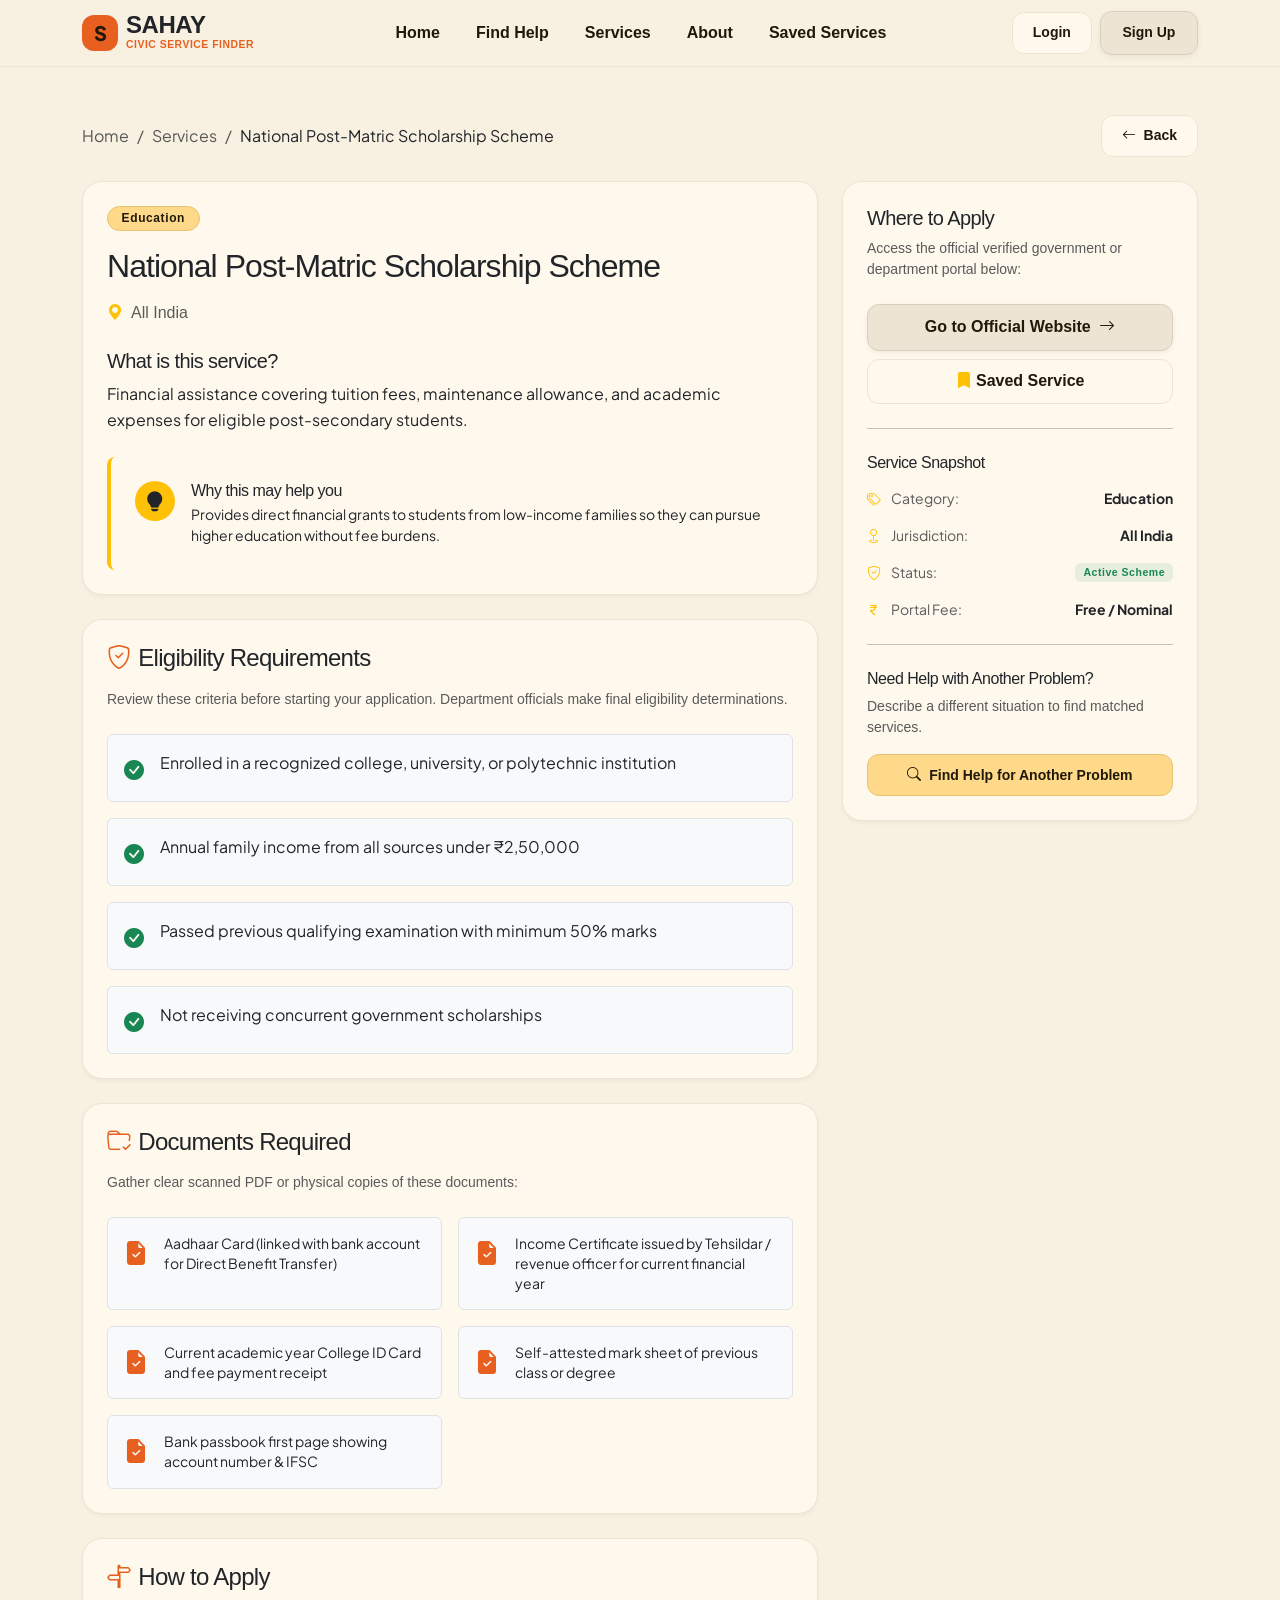
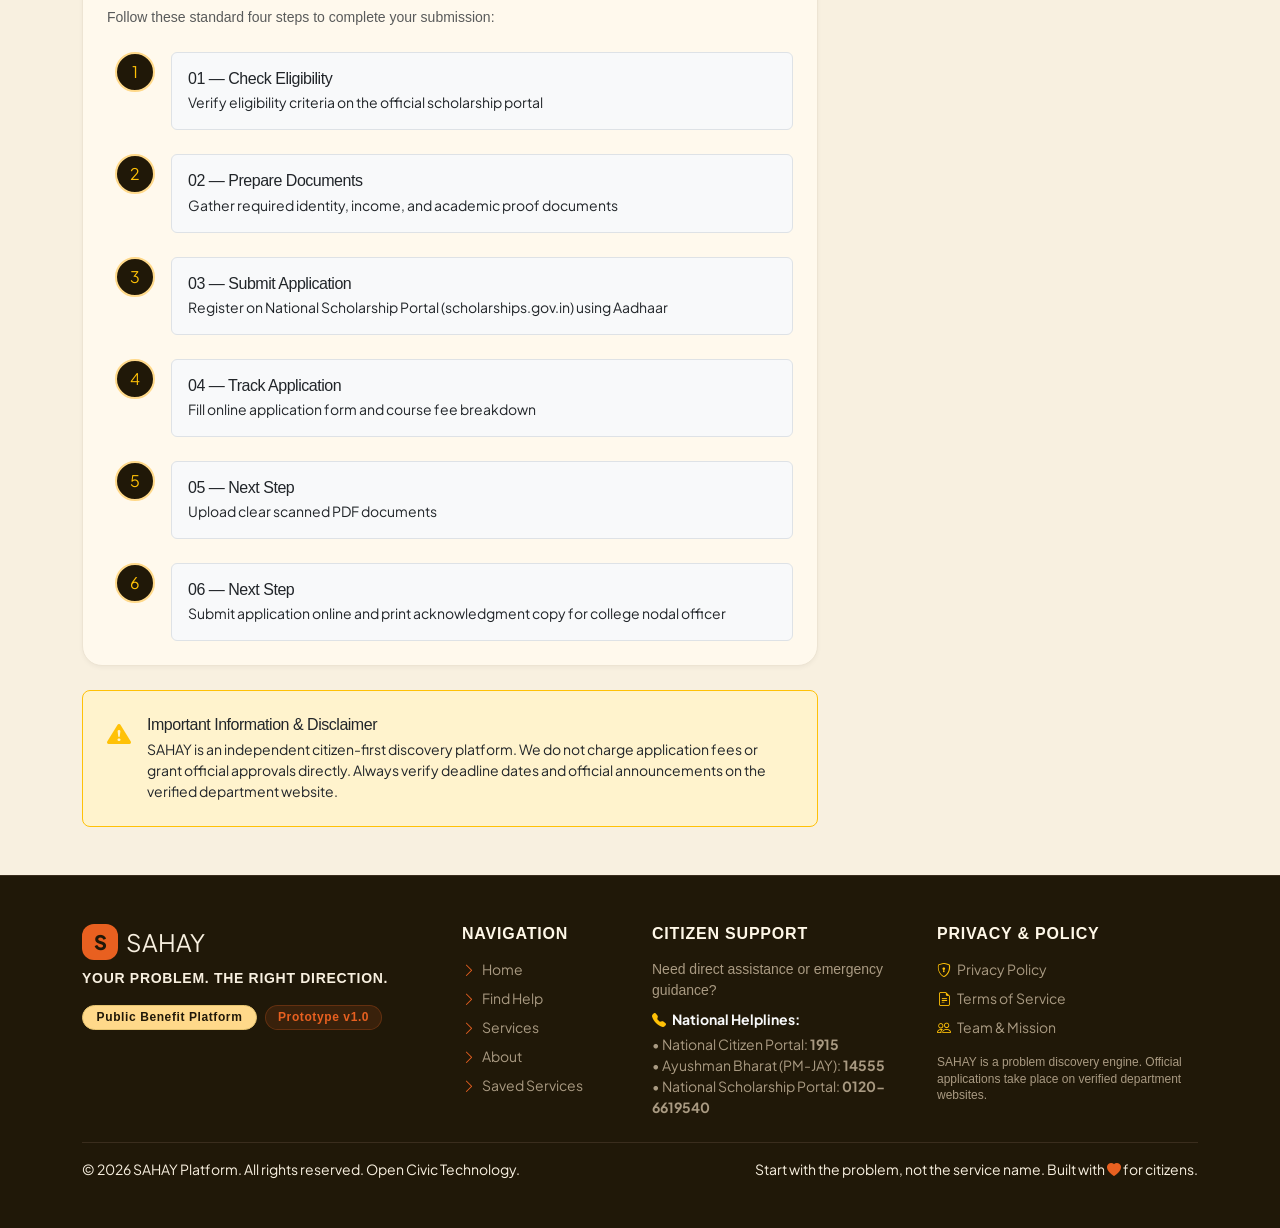
<file: frontend/service-details.html>
<!DOCTYPE html>
<html lang="en">
<head>
  <meta charset="UTF-8">
  <meta name="viewport" content="width=device-width, initial-scale=1.0">
  <title>Service Details — SAHAY</title>
  
  <!-- Bootstrap 5 CSS -->
  <link href="https://cdn.jsdelivr.net/npm/bootstrap@5.3.3/dist/css/bootstrap.min.css" rel="stylesheet">
  <!-- Bootstrap Icons -->
  <link href="https://cdn.jsdelivr.net/npm/bootstrap-icons@1.11.3/font/bootstrap-icons.min.css" rel="stylesheet">
  <!-- Custom SAHAY Palette CSS -->
  <link rel="stylesheet" href="css/style.css">
</head>
<body class="d-flex flex-column min-vh-100">

  <!-- NAVBAR -->
  <nav class="navbar navbar-expand-lg sahaya-navbar sticky-top">
    <div class="container">
      <a class="navbar-brand d-flex align-items-center gap-2" href="index.html">
        <div class="sahaya-logo-icon">S</div>
        <div class="d-flex flex-column">
          <span class="font-weight-bold fs-4 text-dark lh-1">SAHAY</span>
          <span class="small fw-bold text-orange text-uppercase" style="font-size: 0.65rem;">Civic Service Finder</span>
        </div>
      </a>

      <button class="navbar-toggler border-0" type="button" data-bs-toggle="collapse" data-bs-target="#sahayNav">
        <span class="navbar-toggler-icon"></span>
      </button>

      <div class="collapse navbar-collapse" id="sahayNav">
                <ul class="navbar-nav mx-auto mb-2 mb-lg-0 gap-1">
          <li class="nav-item">
            <a class="nav-link" href="index.html">Home</a>
          </li>
          <li class="nav-item">
            <a class="nav-link" href="find-help.html">Find Help</a>
          </li>
          <li class="nav-item">
            <a class="nav-link" href="services.html">Services</a>
          </li>
          <li class="nav-item">
            <a class="nav-link" href="about.html">About</a>
          </li>
          <li class="nav-item">
            <a class="nav-link" href="saved-services.html">Saved Services</a>
          </li>
        </ul>

        <div class="d-flex align-items-center gap-2" id="navbarAuthButtons">
          <a href="login.html" class="btn btn-sahaya-outline btn-sm font-weight-bold px-3">Login</a>
          <a href="signup.html" class="btn btn-sahaya-primary btn-sm font-weight-bold px-3">Sign Up</a>
        </div>
      </div>
    </div>
  </nav>

  <!-- SERVICE DETAILS CONTAINER -->
  <main class="py-5">
    <div class="container">

      <!-- Breadcrumb & Back Action -->
      <div class="d-flex align-items-center justify-content-between mb-4">
        <nav aria-label="breadcrumb">
          <ol class="breadcrumb mb-0 small">
            <li class="breadcrumb-item"><a href="index.html" class="text-decoration-none text-muted">Home</a></li>
            <li class="breadcrumb-item"><a href="services.html" class="text-decoration-none text-muted">Services</a></li>
            <li class="breadcrumb-item active text-dark font-weight-semibold" id="breadcrumbServiceName">Service Details</li>
          </ol>
        </nav>

        <a href="javascript:history.back()" class="btn btn-sahaya-outline btn-sm font-weight-bold">
          <i class="bi bi-arrow-left me-1"></i> Back
        </a>
      </div>

      <div class="row g-4">
        
        <!-- Main Content Column -->
        <div class="col-lg-8">
          
          <!-- What is this service? -->
          <div class="sahaya-card mb-4">
            <div class="d-flex flex-wrap align-items-center justify-content-between gap-2 mb-3">
              <span class="badge badge-sahaya-gold" id="serviceCategory" style="font-size: 0.75rem;">Category</span>
            </div>

            <h1 class="h2 font-weight-bold mb-3 text-dark" id="serviceTitle">Loading Service Title...</h1>

            <p class="text-muted font-weight-semibold d-flex align-items-center gap-2 mb-4">
              <i class="bi bi-geo-alt-fill text-warning"></i>
              <span id="serviceLocation">All India</span>
            </p>

            <h2 class="h5 font-weight-bold text-dark mb-2">What is this service?</h2>
            <p class="text-dark mb-4" id="serviceDescription" style="line-height: 1.6;">
              Service description loading...
            </p>

            <!-- Why this may help you -->
            <div class="p-4 rounded-3 border-start border-4 border-warning bg-light-cream">
              <div class="d-flex align-items-start gap-3">
                <div class="rounded-circle bg-warning text-dark d-flex align-items-center justify-content-center flex-shrink-0" style="width: 2.5rem; height: 2.5rem;">
                  <i class="bi bi-lightbulb-fill fs-5"></i>
                </div>
                <div>
                  <h2 class="h6 font-weight-bold text-dark mb-1">Why this may help you</h2>
                  <p class="mb-0 text-dark small" id="serviceWhyItHelps" style="line-height: 1.5;">
                    Explanation loading...
                  </p>
                </div>
              </div>
            </div>
          </div>

          <!-- Eligibility -->
          <div class="sahaya-card mb-4">
            <h2 class="h4 font-weight-bold text-dark mb-3 d-flex align-items-center gap-2">
              <i class="bi bi-shield-check text-orange fs-4"></i> Eligibility Requirements
            </h2>
            <p class="small text-muted mb-4">
              Review these criteria before starting your application. Department officials make final eligibility determinations.
            </p>

            <ul class="list-unstyled mb-0 d-flex flex-column gap-3" id="eligibilityList">
              <!-- Dynamically populated -->
            </ul>
          </div>

          <!-- Documents Required -->
          <div class="sahaya-card mb-4">
            <h2 class="h4 font-weight-bold text-dark mb-3 d-flex align-items-center gap-2">
              <i class="bi bi-folder-check text-orange fs-4"></i> Documents Required
            </h2>
            <p class="small text-muted mb-4">
              Gather clear scanned PDF or physical copies of these documents:
            </p>

            <div class="row g-3" id="documentsList">
              <!-- Dynamically populated -->
            </div>
          </div>

          <!-- How to Apply -->
          <div class="sahaya-card mb-4">
            <h2 class="h4 font-weight-bold text-dark mb-3 d-flex align-items-center gap-2">
              <i class="bi bi-signpost-split text-orange fs-4"></i> How to Apply
            </h2>
            <p class="small text-muted mb-4">
              Follow these standard four steps to complete your submission:
            </p>

            <div class="d-flex flex-column gap-4 position-relative ps-2" id="stepsTimeline">
              <!-- Dynamically populated -->
            </div>
          </div>

          <!-- Important Information & Disclaimer -->
          <div class="alert alert-warning rounded-3 p-4 border border-warning d-flex gap-3 align-items-start mb-0">
            <i class="bi bi-exclamation-triangle-fill fs-4 text-warning flex-shrink-0"></i>
            <div>
              <h3 class="h6 font-weight-bold mb-1 text-dark">Important Information &amp; Disclaimer</h3>
              <p class="small mb-0 text-dark opacity-90" style="line-height: 1.5;">
                SAHAY is an independent citizen-first discovery platform. We do not charge application fees or grant official approvals directly. Always verify deadline dates and official announcements on the verified department website.
              </p>
            </div>
          </div>

        </div>

        <!-- Sidebar Actions Column -->
        <div class="col-lg-4">
          <div class="sahaya-card sticky-top" style="top: 90px;">
            <h3 class="h5 font-weight-bold text-dark mb-2">Where to Apply</h3>
            
            <p class="small text-muted mb-4">
              Access the official verified government or department portal below:
            </p>

            <div class="d-grid gap-2 mb-4">
              <a href="#" id="officialWebsiteBtn" target="_blank" rel="noopener noreferrer" class="btn btn-sahaya-primary py-3 font-weight-bold text-center fs-6">
                Go to Official Website <i class="bi bi-arrow-right ms-1"></i>
              </a>

              <button id="bookmarkBtn" onclick="handleToggleBookmark()" class="btn btn-sahaya-outline py-2 font-weight-bold">
                <i class="bi bi-bookmark me-1" id="bookmarkIcon"></i> <span id="bookmarkText">Save Service</span>
              </button>
            </div>

            <hr class="my-4">

            <h4 class="h6 font-weight-bold text-dark mb-3">Service Snapshot</h4>

            <ul class="list-unstyled small d-flex flex-column gap-3 mb-0">
              <li class="d-flex align-items-center justify-content-between">
                <span class="text-muted"><i class="bi bi-tags me-2 text-warning"></i> Category:</span>
                <strong class="text-dark" id="sidebarCategory">Education</strong>
              </li>
              <li class="d-flex align-items-center justify-content-between">
                <span class="text-muted"><i class="bi bi-geo me-2 text-warning"></i> Jurisdiction:</span>
                <strong class="text-dark" id="sidebarLocation">All India</strong>
              </li>
              <li class="d-flex align-items-center justify-content-between">
                <span class="text-muted"><i class="bi bi-shield-check me-2 text-warning"></i> Status:</span>
                <span class="badge bg-success bg-opacity-10 text-success font-weight-bold px-2 py-1">Active Scheme</span>
              </li>
              <li class="d-flex align-items-center justify-content-between">
                <span class="text-muted"><i class="bi bi-currency-rupee me-2 text-warning"></i> Portal Fee:</span>
                <strong class="text-dark">Free / Nominal</strong>
              </li>
            </ul>

            <hr class="my-4">

            <h4 class="h6 font-weight-bold text-dark mb-2">Need Help with Another Problem?</h4>
            <p class="small text-muted mb-3">
              Describe a different situation to find matched services.
            </p>
            <a href="find-help.html" class="btn btn-sahaya-gold btn-sm w-100 font-weight-bold text-center">
              <i class="bi bi-search me-1"></i> Find Help for Another Problem
            </a>
          </div>
        </div>

      </div>

    </div>
  </main>

  <!-- FOOTER -->
    <!-- FOOTER (BRAND, SUPPORT, PRIVACY POLICY & BOTTOM BAR) -->
  <footer class="sahaya-footer py-5 mt-auto">
    <div class="container">
      <div class="row g-4 mb-4">
        
                <!-- Section 1: Brand Section -->
        <div class="col-lg-4 col-md-6">
          <div class="d-flex align-items-center gap-2 mb-2">
            <div class="sahaya-logo-icon">S</div>
            <span class="font-weight-bold fs-4 text-light">SAHAY</span>
          </div>
          <p class="small text-orange font-weight-bold mb-3 text-uppercase" style="letter-spacing: 0.05em;">YOUR PROBLEM. THE RIGHT DIRECTION.</p>
          <div class="d-flex align-items-center gap-2 mt-2">
            <span class="badge badge-sahaya-gold">Public Benefit Platform</span>
            <span class="badge badge-sahaya-orange">Prototype v1.0</span>
          </div>
        </div>

        <!-- Section 2: Platform Navigation Links -->
        <div class="col-lg-2 col-md-6">
          <h6 class="fw-bold text-light mb-3 text-uppercase" style="letter-spacing: 0.05em;">Navigation</h6>
          <ul class="list-unstyled small d-flex flex-column gap-2 mb-0">
            <li><a href="index.html" class="text-muted text-decoration-none hover-orange"><i class="bi bi-chevron-right text-orange me-1"></i> Home</a></li>
            <li><a href="find-help.html" class="text-muted text-decoration-none hover-orange"><i class="bi bi-chevron-right text-orange me-1"></i> Find Help</a></li>
            <li><a href="services.html" class="text-muted text-decoration-none hover-orange"><i class="bi bi-chevron-right text-orange me-1"></i> Services</a></li>
            <li><a href="about.html" class="text-muted text-decoration-none hover-orange"><i class="bi bi-chevron-right text-orange me-1"></i> About</a></li>
            <li><a href="saved-services.html" class="text-muted text-decoration-none hover-orange"><i class="bi bi-chevron-right text-orange me-1"></i> Saved Services</a></li>
          </ul>
        </div>

        <!-- Section 3: Citizen Support -->
        <div class="col-lg-3 col-md-6">
          <h6 class="fw-bold text-light mb-3 text-uppercase" style="letter-spacing: 0.05em;">Citizen Support</h6>
          <p class="small text-muted mb-2">Need direct assistance or emergency guidance?</p>
          <div class="small text-muted">
            <strong class="text-light d-block mb-1"><i class="bi bi-telephone-fill text-warning me-1"></i> National Helplines:</strong>
            • National Citizen Portal: <strong>1915</strong><br/>
            • Ayushman Bharat (PM-JAY): <strong>14555</strong><br/>
            • National Scholarship Portal: <strong>0120-6619540</strong>
          </div>
        </div>

        <!-- Section 4: Privacy Policy & Legal -->
        <div class="col-lg-3 col-md-6">
          <h6 class="fw-bold text-light mb-3 text-uppercase" style="letter-spacing: 0.05em;">Privacy &amp; Policy</h6>
          <ul class="list-unstyled small d-flex flex-column gap-2 mb-3">
            <li><a href="#" onclick="alert('Privacy Policy: SAHAY respects user privacy. Problem descriptions and session data are stored locally in your browser and never sold.'); return false;" class="text-muted text-decoration-none hover-orange"><i class="bi bi-shield-lock text-warning me-1"></i> Privacy Policy</a></li>
            <li><a href="#" onclick="alert('Terms of Service: SAHAY is an open citizen guidance portal. Official applications and fee payments occur directly on government domains.'); return false;" class="text-muted text-decoration-none hover-orange"><i class="bi bi-file-earmark-text text-warning me-1"></i> Terms of Service</a></li>
            <li><a href="about.html" class="text-muted text-decoration-none hover-orange"><i class="bi bi-people text-warning me-1"></i> Team &amp; Mission</a></li>
          </ul>
          <p class="small text-muted mb-0" style="font-size: 0.75rem; line-height: 1.4;">
            SAHAY is a problem discovery engine. Official applications take place on verified department websites.
          </p>
        </div>

      </div>

      <!-- Section 5: Bottom Bar -->
      <div class="border-top border-secondary pt-3 d-flex flex-wrap justify-content-between align-items-center small text-muted gap-2">
        <span>&copy; 2026 SAHAY Platform. All rights reserved. Open Civic Technology.</span>
        <span>Start with the problem, not the service name. Built with <i class="bi bi-heart-fill text-orange"></i> for citizens.</span>
      </div>
    </div>
  </footer>

  <!-- Bootstrap JS -->
  <script src="https://cdn.jsdelivr.net/npm/bootstrap@5.3.3/dist/js/bootstrap.bundle.min.js"></script>
  <!-- JS Modules -->
  <script src="js/data.js"></script>
  <script src="js/services.js"></script>
  <script src="js/auth.js"></script>
  <script src="js/app.js"></script>

  <script>
    let currentServiceId = null;

    document.addEventListener('DOMContentLoaded', function() {
      const urlParams = new URLSearchParams(window.location.search);
      const serviceId = urlParams.get('id') || 1;
      
      const service = getServiceById(serviceId);
      currentServiceId = service.id;

      if (!service) {
        window.location.href = 'services.html';
        return;
      }

      // Populate DOM elements
      document.title = `${service.name} — SAHAY Details`;
      document.getElementById('breadcrumbServiceName').textContent = service.name;
      document.getElementById('serviceCategory').textContent = service.category;
      document.getElementById('serviceTitle').textContent = service.name;
      document.getElementById('serviceLocation').textContent = service.location;
      document.getElementById('serviceDescription').textContent = service.description;
      document.getElementById('serviceWhyItHelps').textContent = service.whyItHelps;
      
      document.getElementById('sidebarCategory').textContent = service.category;
      document.getElementById('sidebarLocation').textContent = service.location;
      document.getElementById('officialWebsiteBtn').href = service.officialUrl;

      // Populate Eligibility List
      const eligibilityList = document.getElementById('eligibilityList');
      eligibilityList.innerHTML = (service.eligibility || []).map(item => `
        <li class="d-flex align-items-start gap-3 p-3 rounded bg-light border">
          <i class="bi bi-check-circle-fill text-success fs-5 mt-1 flex-shrink-0"></i>
          <span class="text-dark font-weight-semibold" style="line-height: 1.5;">${escapeHtml(item)}</span>
        </li>
      `).join('');

      // Populate Documents List
      const documentsList = document.getElementById('documentsList');
      documentsList.innerHTML = (service.documents || []).map(doc => `
        <div class="col-md-6">
          <div class="p-3 rounded bg-light border h-100 d-flex align-items-start gap-3">
            <i class="bi bi-file-earmark-check-fill text-orange fs-4 flex-shrink-0"></i>
            <div>
              <span class="small text-dark font-weight-semibold d-block" style="line-height: 1.4;">${escapeHtml(doc)}</span>
            </div>
          </div>
        </div>
      `).join('');

      // Populate How to Apply Steps Timeline (01 Check Eligibility, 02 Prepare Documents, 03 Submit Application, 04 Track Application)
      const stepsTimeline = document.getElementById('stepsTimeline');
      const stepLabels = [
        "01 — Check Eligibility",
        "02 — Prepare Documents",
        "03 — Submit Application",
        "04 — Track Application"
      ];

      stepsTimeline.innerHTML = (service.steps || []).map((step, idx) => `
        <div class="d-flex align-items-start gap-3">
          <div class="rounded-circle bg-espresso text-warning font-weight-bold d-flex align-items-center justify-content-center flex-shrink-0" style="width: 2.5rem; height: 2.5rem; border: 2px solid var(--accent-gold);">
            ${idx + 1}
          </div>
          <div class="p-3 rounded bg-light border flex-fill">
            <h3 class="h6 font-weight-bold text-dark mb-1">${stepLabels[idx] || `0${idx + 1} — Next Step`}</h3>
            <p class="small text-dark mb-0 opacity-90" style="line-height: 1.5;">${escapeHtml(step)}</p>
          </div>
        </div>
      `).join('');

      updateBookmarkBtnState();
    });

    function updateBookmarkBtnState() {
      const saved = getSavedServices();
      const isSaved = saved.includes(currentServiceId);
      const icon = document.getElementById('bookmarkIcon');
      const text = document.getElementById('bookmarkText');
      
      if (isSaved) {
        icon.className = 'bi bi-bookmark-fill text-warning';
        text.textContent = 'Saved Service';
      } else {
        icon.className = 'bi bi-bookmark';
        text.textContent = 'Save Service';
      }
    }

    function handleToggleBookmark() {
      if (currentServiceId) {
        toggleSaveService(currentServiceId);
        updateBookmarkBtnState();
      }
    }
  </script>
</body>
</html>
</file>
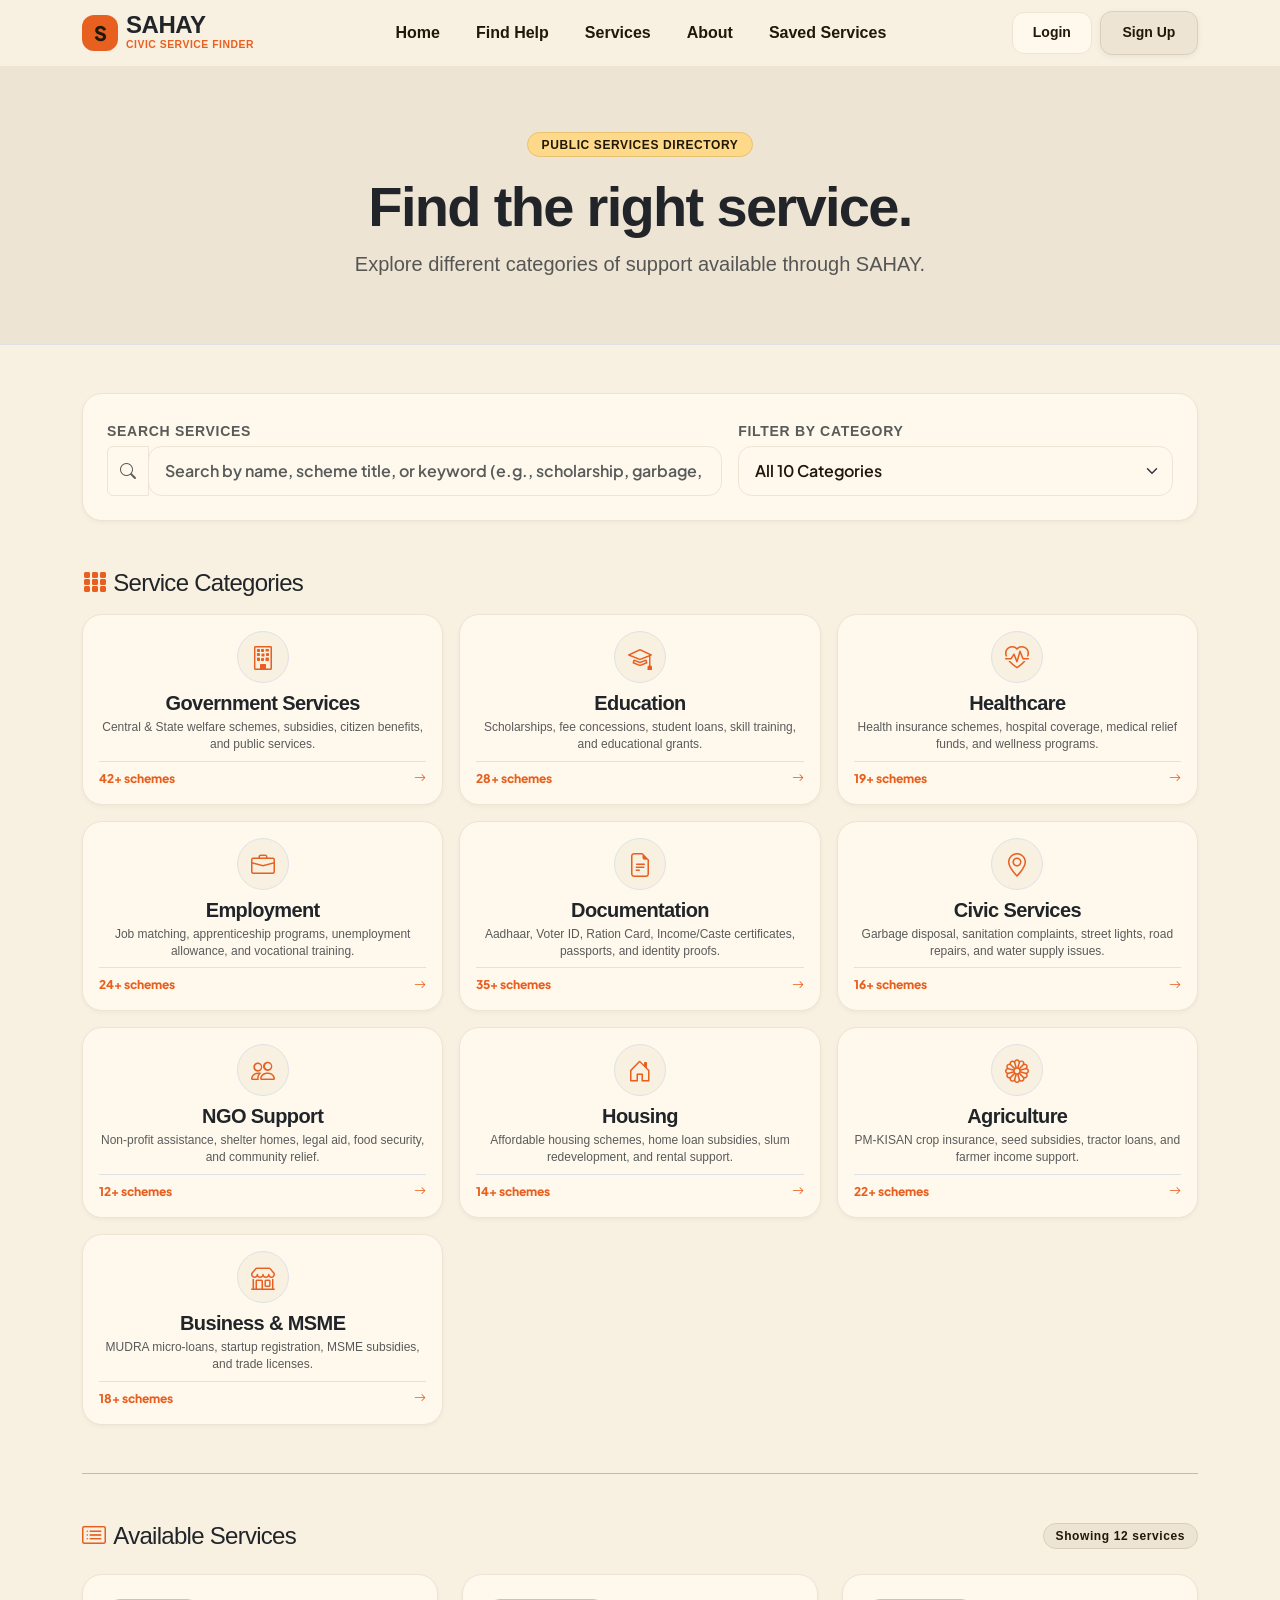
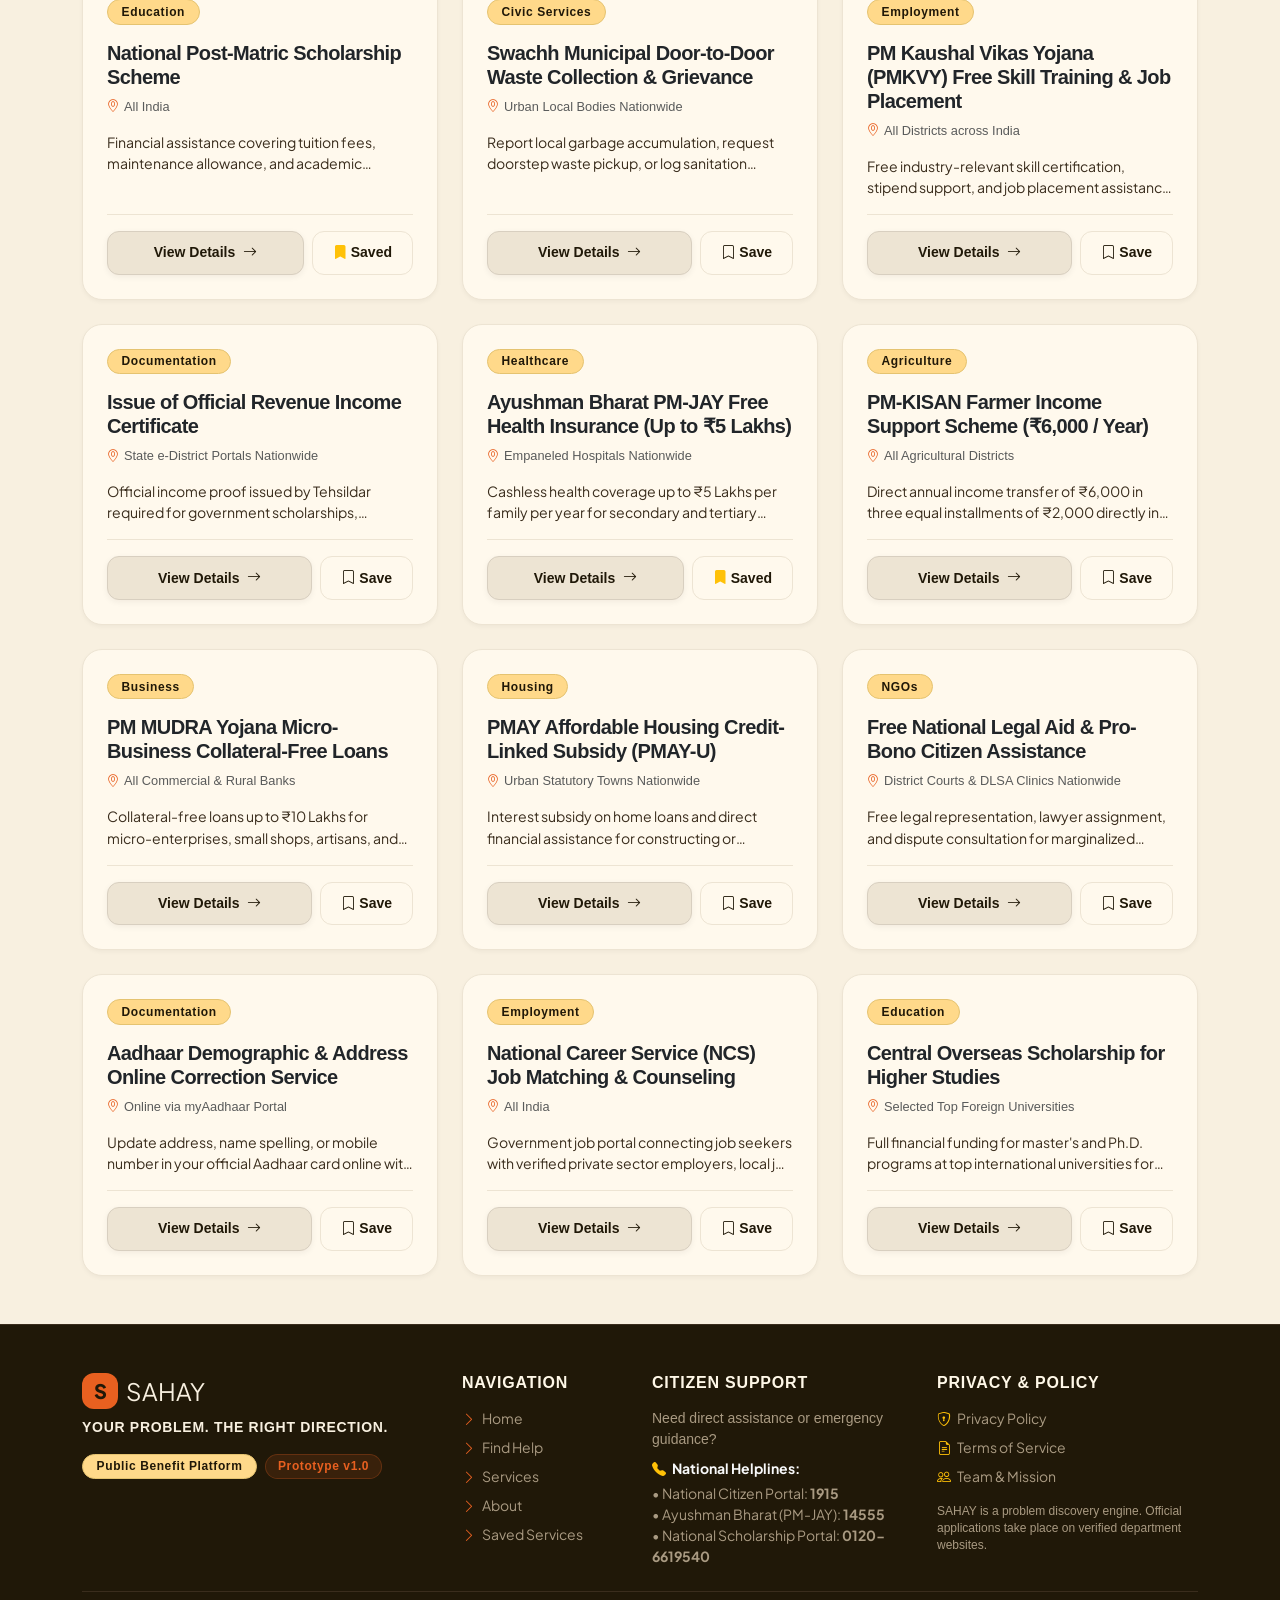
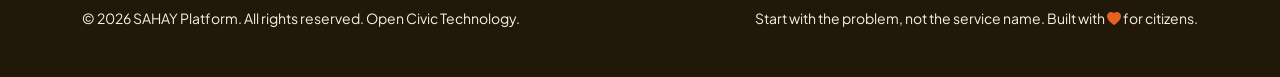
<file: frontend/services.html>
<!DOCTYPE html>
<html lang="en">
<head>
  <meta charset="UTF-8">
  <meta name="viewport" content="width=device-width, initial-scale=1.0">
  <title>Services Directory — SAHAY</title>
  
  <!-- Bootstrap 5 CSS -->
  <link href="https://cdn.jsdelivr.net/npm/bootstrap@5.3.3/dist/css/bootstrap.min.css" rel="stylesheet">
  <!-- Bootstrap Icons -->
  <link href="https://cdn.jsdelivr.net/npm/bootstrap-icons@1.11.3/font/bootstrap-icons.min.css" rel="stylesheet">
  <!-- Custom SAHAY Palette CSS -->
  <link rel="stylesheet" href="css/style.css">
</head>
<body class="d-flex flex-column min-vh-100">

  <!-- NAVBAR -->
  <nav class="navbar navbar-expand-lg sahaya-navbar sticky-top">
    <div class="container">
      <a class="navbar-brand d-flex align-items-center gap-2" href="index.html">
        <div class="sahaya-logo-icon">S</div>
        <div class="d-flex flex-column">
          <span class="font-weight-bold fs-4 text-dark lh-1">SAHAY</span>
          <span class="small fw-bold text-orange text-uppercase" style="font-size: 0.65rem;">Civic Service Finder</span>
        </div>
      </a>

      <button class="navbar-toggler border-0" type="button" data-bs-toggle="collapse" data-bs-target="#sahayNav">
        <span class="navbar-toggler-icon"></span>
      </button>

      <div class="collapse navbar-collapse" id="sahayNav">
                <ul class="navbar-nav mx-auto mb-2 mb-lg-0 gap-1">
          <li class="nav-item">
            <a class="nav-link" href="index.html">Home</a>
          </li>
          <li class="nav-item">
            <a class="nav-link" href="find-help.html">Find Help</a>
          </li>
          <li class="nav-item">
            <a class="nav-link" href="services.html">Services</a>
          </li>
          <li class="nav-item">
            <a class="nav-link" href="about.html">About</a>
          </li>
          <li class="nav-item">
            <a class="nav-link" href="saved-services.html">Saved Services</a>
          </li>
        </ul>

        <div class="d-flex align-items-center gap-2" id="navbarAuthButtons">
          <a href="login.html" class="btn btn-sahaya-outline btn-sm font-weight-bold px-3">Login</a>
          <a href="signup.html" class="btn btn-sahaya-primary btn-sm font-weight-bold px-3">Sign Up</a>
        </div>
      </div>
    </div>
  </nav>

  <!-- SERVICES HEADER -->
  <header class="py-5 border-bottom" style="background-color: var(--bg-alt);">
    <div class="container text-center py-3">
      <span class="badge badge-sahaya-gold mb-3 d-inline-block">PUBLIC SERVICES DIRECTORY</span>
      <h1 class="display-4 font-weight-bold text-dark mb-2">Find the right service.</h1>
      <p class="fs-5 text-muted font-weight-semibold mx-auto mb-0" style="max-width: 650px; line-height: 1.6;">
        Explore different categories of support available through SAHAY.
      </p>
    </div>
  </header>

  <!-- CATEGORY GRID & SEARCH FILTER -->
  <main class="py-5">
    <div class="container">
      
      <!-- Search & Category Filters Bar -->
      <div class="sahaya-card p-4 mb-5">
        <div class="row g-3 align-items-center">
          <div class="col-md-7">
            <label for="searchInput" class="form-label small font-weight-bold text-muted text-uppercase mb-1">Search Services</label>
            <div class="input-group">
              <span class="input-group-text bg-surface-light border-beige text-muted"><i class="bi bi-search"></i></span>
              <input type="text" id="searchInput" oninput="performDirectorySearch();" class="form-control sahaya-input" placeholder="Search by name, scheme title, or keyword (e.g., scholarship, garbage, aadhaar)...">
            </div>
          </div>

          <div class="col-md-5">
            <label for="categorySelect" class="form-label small font-weight-bold text-muted text-uppercase mb-1">Filter by Category</label>
            <select id="categorySelect" onchange="performDirectorySearch();" class="form-select sahaya-select">
              <!-- Dynamically populated -->
            </select>
          </div>
        </div>
      </div>

      <!-- Categories Overview Grid (Prompt Section 9) -->
      <div class="mb-5">
        <h2 class="h4 font-weight-bold text-dark mb-3 d-flex align-items-center gap-2">
          <i class="bi bi-grid-3x3-gap-fill text-orange fs-4"></i> Service Categories
        </h2>
        <div class="row g-3" id="categoriesOverviewGrid">
          <!-- Populated by JavaScript -->
        </div>
      </div>

      <hr class="my-5">

      <!-- Services Grid Heading -->
      <div class="d-flex justify-content-between align-items-center mb-4">
        <h2 class="h4 font-weight-bold text-dark mb-0 d-flex align-items-center gap-2">
          <i class="bi bi-card-list text-orange fs-4"></i> Available Services
        </h2>
        <span class="badge badge-sahaya-taupe" id="resultsCountText">Showing services...</span>
      </div>

      <!-- Services Result Grid -->
      <div class="row g-4" id="servicesGridContainer">
        <!-- Rendered by JavaScript -->
      </div>

      <!-- Empty Results State -->
      <div id="emptyStateContainer" class="d-none text-center py-5">
        <div class="sahaya-card p-5 max-w-xl mx-auto shadow-sm" style="max-width: 500px;">
          <i class="bi bi-search fs-1 text-warning d-block mb-3"></i>
          <h3 class="h4 font-weight-bold text-dark mb-2">No matching services found</h3>
          <p class="text-muted small mb-4">Try adjusting your keyword query or switching category filters.</p>
          <button onclick="resetSearchFilters();" class="btn btn-sahaya-primary font-weight-bold">
            Reset Search Filters
          </button>
        </div>
      </div>

    </div>
  </main>

  <!-- FOOTER -->
    <!-- FOOTER (BRAND, SUPPORT, PRIVACY POLICY & BOTTOM BAR) -->
  <footer class="sahaya-footer py-5 mt-auto">
    <div class="container">
      <div class="row g-4 mb-4">
        
                <!-- Section 1: Brand Section -->
        <div class="col-lg-4 col-md-6">
          <div class="d-flex align-items-center gap-2 mb-2">
            <div class="sahaya-logo-icon">S</div>
            <span class="font-weight-bold fs-4 text-light">SAHAY</span>
          </div>
          <p class="small text-orange font-weight-bold mb-3 text-uppercase" style="letter-spacing: 0.05em;">YOUR PROBLEM. THE RIGHT DIRECTION.</p>
          <div class="d-flex align-items-center gap-2 mt-2">
            <span class="badge badge-sahaya-gold">Public Benefit Platform</span>
            <span class="badge badge-sahaya-orange">Prototype v1.0</span>
          </div>
        </div>

        <!-- Section 2: Platform Navigation Links -->
        <div class="col-lg-2 col-md-6">
          <h6 class="fw-bold text-light mb-3 text-uppercase" style="letter-spacing: 0.05em;">Navigation</h6>
          <ul class="list-unstyled small d-flex flex-column gap-2 mb-0">
            <li><a href="index.html" class="text-muted text-decoration-none hover-orange"><i class="bi bi-chevron-right text-orange me-1"></i> Home</a></li>
            <li><a href="find-help.html" class="text-muted text-decoration-none hover-orange"><i class="bi bi-chevron-right text-orange me-1"></i> Find Help</a></li>
            <li><a href="services.html" class="text-muted text-decoration-none hover-orange"><i class="bi bi-chevron-right text-orange me-1"></i> Services</a></li>
            <li><a href="about.html" class="text-muted text-decoration-none hover-orange"><i class="bi bi-chevron-right text-orange me-1"></i> About</a></li>
            <li><a href="saved-services.html" class="text-muted text-decoration-none hover-orange"><i class="bi bi-chevron-right text-orange me-1"></i> Saved Services</a></li>
          </ul>
        </div>

        <!-- Section 3: Citizen Support -->
        <div class="col-lg-3 col-md-6">
          <h6 class="fw-bold text-light mb-3 text-uppercase" style="letter-spacing: 0.05em;">Citizen Support</h6>
          <p class="small text-muted mb-2">Need direct assistance or emergency guidance?</p>
          <div class="small text-muted">
            <strong class="text-light d-block mb-1"><i class="bi bi-telephone-fill text-warning me-1"></i> National Helplines:</strong>
            • National Citizen Portal: <strong>1915</strong><br/>
            • Ayushman Bharat (PM-JAY): <strong>14555</strong><br/>
            • National Scholarship Portal: <strong>0120-6619540</strong>
          </div>
        </div>

        <!-- Section 4: Privacy Policy & Legal -->
        <div class="col-lg-3 col-md-6">
          <h6 class="fw-bold text-light mb-3 text-uppercase" style="letter-spacing: 0.05em;">Privacy &amp; Policy</h6>
          <ul class="list-unstyled small d-flex flex-column gap-2 mb-3">
            <li><a href="#" onclick="alert('Privacy Policy: SAHAY respects user privacy. Problem descriptions and session data are stored locally in your browser and never sold.'); return false;" class="text-muted text-decoration-none hover-orange"><i class="bi bi-shield-lock text-warning me-1"></i> Privacy Policy</a></li>
            <li><a href="#" onclick="alert('Terms of Service: SAHAY is an open citizen guidance portal. Official applications and fee payments occur directly on government domains.'); return false;" class="text-muted text-decoration-none hover-orange"><i class="bi bi-file-earmark-text text-warning me-1"></i> Terms of Service</a></li>
            <li><a href="about.html" class="text-muted text-decoration-none hover-orange"><i class="bi bi-people text-warning me-1"></i> Team &amp; Mission</a></li>
          </ul>
          <p class="small text-muted mb-0" style="font-size: 0.75rem; line-height: 1.4;">
            SAHAY is a problem discovery engine. Official applications take place on verified department websites.
          </p>
        </div>

      </div>

      <!-- Section 5: Bottom Bar -->
      <div class="border-top border-secondary pt-3 d-flex flex-wrap justify-content-between align-items-center small text-muted gap-2">
        <span>&copy; 2026 SAHAY Platform. All rights reserved. Open Civic Technology.</span>
        <span>Start with the problem, not the service name. Built with <i class="bi bi-heart-fill text-orange"></i> for citizens.</span>
      </div>
    </div>
  </footer>

  <!-- Bootstrap JS -->
  <script src="https://cdn.jsdelivr.net/npm/bootstrap@5.3.3/dist/js/bootstrap.bundle.min.js"></script>
  <!-- JS Modules -->
  <script src="js/data.js"></script>
  <script src="js/services.js"></script>
  <script src="js/auth.js"></script>
  <script src="js/app.js"></script>

  <script>
    document.addEventListener('DOMContentLoaded', () => {
      // Populate Category Select Dropdown
      const select = document.getElementById('categorySelect');
      if (select) {
        select.innerHTML = '<option value="all">All 10 Categories</option>' + 
          CATEGORIES_DATA.map(c => `<option value="${c.name}">${c.name}</option>`).join('');
      }

      // Populate Categories Overview Grid
      const catGrid = document.getElementById('categoriesOverviewGrid');
      if (catGrid) {
        catGrid.innerHTML = CATEGORIES_DATA.map(c => `
          <div class="col-6 col-md-4 col-lg-2-4 d-flex">
            <div onclick="filterByCategory('${encodeURIComponent(c.name)}');" class="sahaya-card sahay-card-interactive w-100 p-3 text-center d-flex flex-column justify-content-between">
              <div>
                <div class="mx-auto mb-2 rounded-circle border d-flex align-items-center justify-content-center" style="width: 3.25rem; height: 3.25rem; color: var(--brand-primary); background-color: #F8F0E0;">
                  <i class="bi ${c.icon} fs-4"></i>
                </div>
                <h3 class="h5 fw-bolder text-dark mb-1" style="font-weight: 800 !important;">${escapeHtml(c.name)}</h3>
                <p class="small text-muted mb-0" style="display: -webkit-box; -webkit-line-clamp: 2; -webkit-box-orient: vertical; overflow: hidden; font-size: 0.75rem; line-height: 1.4;">
                  ${escapeHtml(c.description)}
                </p>
              </div>
              <div class="mt-2 pt-2 border-top text-orange small font-weight-bold d-flex align-items-center justify-content-between" style="font-size: 0.75rem;">
                <span>${c.count}+ schemes</span>
                <i class="bi bi-arrow-right"></i>
              </div>
            </div>
          </div>
        `).join('');
      }

      // Check URL parameters for search or category
      const urlParams = new URLSearchParams(window.location.search);
      const catParam = urlParams.get('category');
      const qParam = urlParams.get('q');

      if (catParam && select) select.value = catParam;
      if (qParam) {
        const input = document.getElementById('searchInput');
        if (input) input.value = qParam;
      }

      performDirectorySearch();
    });

    function filterByCategory(catName) {
      const decodedCat = decodeURIComponent(catName);
      const select = document.getElementById('categorySelect');
      if (select) select.value = decodedCat;
      performDirectorySearch();
      window.scrollTo({ top: 400, behavior: 'smooth' });
    }

    function performDirectorySearch() {
      const q = document.getElementById('searchInput').value;
      const cat = document.getElementById('categorySelect').value;
      const results = searchServices(q, cat);

      const grid = document.getElementById('servicesGridContainer');
      const empty = document.getElementById('emptyStateContainer');
      const countText = document.getElementById('resultsCountText');

      if (results.length > 0) {
        grid.className = "row g-4";
        empty.className = "d-none";
        grid.innerHTML = results.map(s => renderServiceCardHTML(s)).join('');
        countText.textContent = `Showing ${results.length} ${results.length === 1 ? 'service' : 'services'}`;
      } else {
        grid.innerHTML = "";
        empty.className = "d-block";
        countText.textContent = "0 services found";
      }
    }

    function resetSearchFilters() {
      document.getElementById('searchInput').value = "";
      document.getElementById('categorySelect').value = "all";
      performDirectorySearch();
    }
  </script>
</body>
</html>
</file>
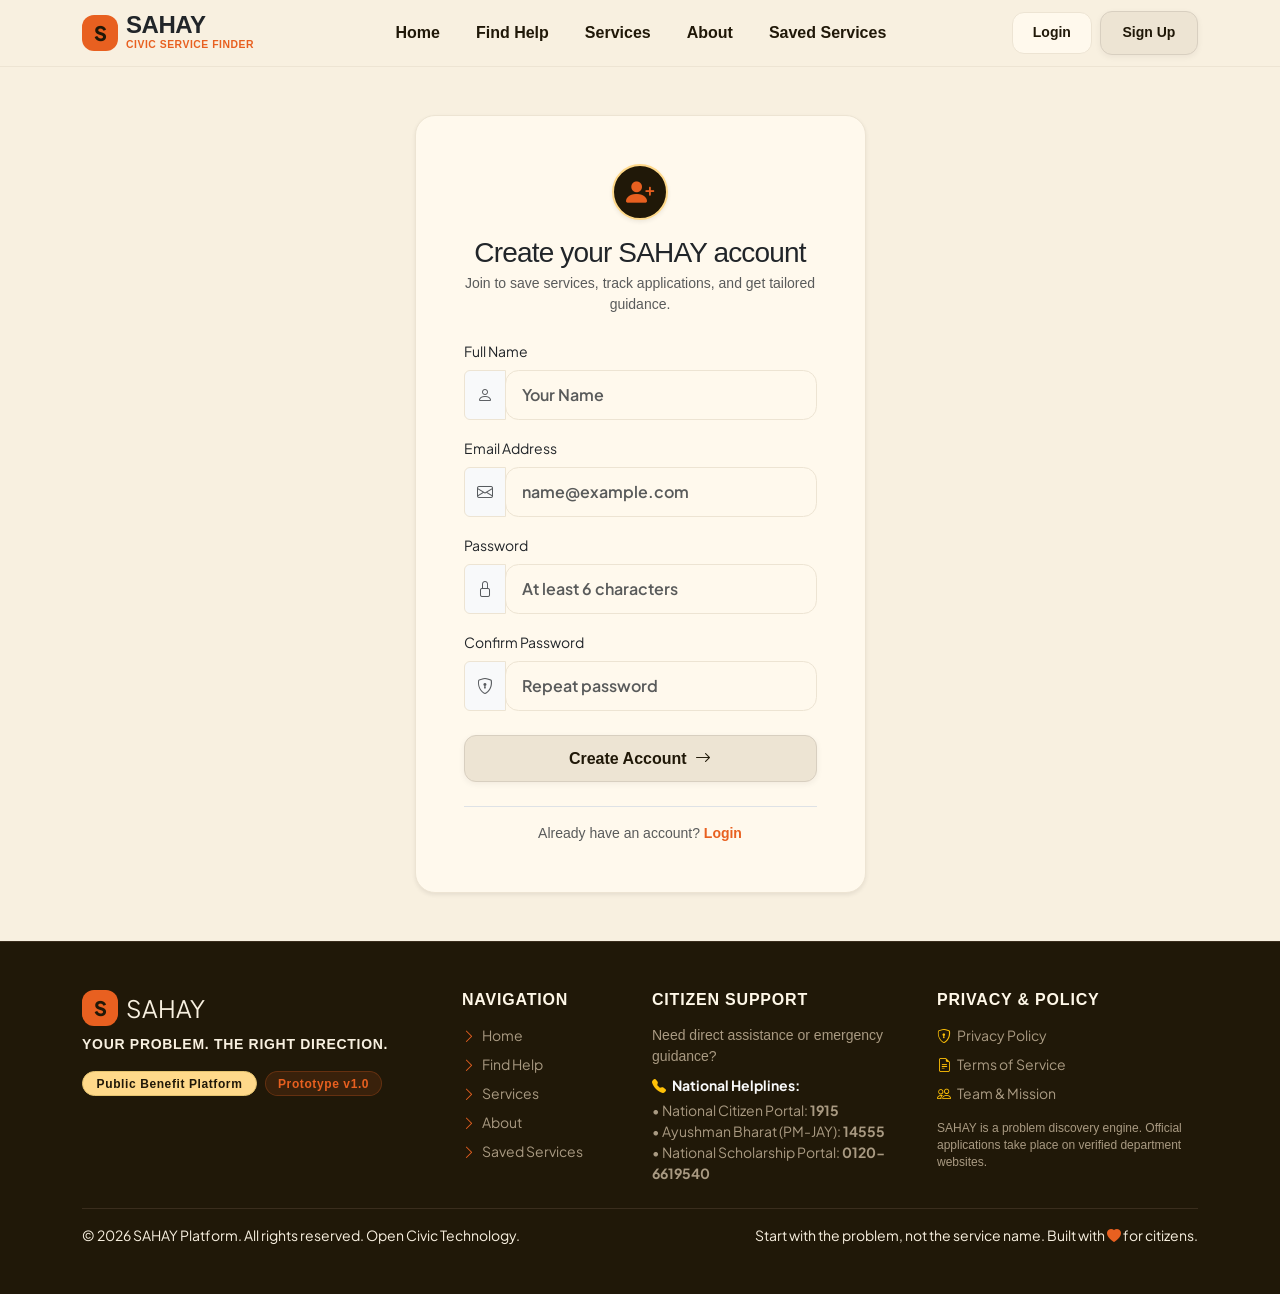
<file: frontend/signup.html>
<!DOCTYPE html>
<html lang="en">
<head>
  <meta charset="UTF-8">
  <meta name="viewport" content="width=device-width, initial-scale=1.0">
  <title>Sign Up — SAHAY</title>
  
  <!-- Bootstrap 5 CSS -->
  <link href="https://cdn.jsdelivr.net/npm/bootstrap@5.3.3/dist/css/bootstrap.min.css" rel="stylesheet">
  <!-- Bootstrap Icons -->
  <link href="https://cdn.jsdelivr.net/npm/bootstrap-icons@1.11.3/font/bootstrap-icons.min.css" rel="stylesheet">
  <!-- Custom SAHAY Palette CSS -->
  <link rel="stylesheet" href="css/style.css">
</head>
<body class="d-flex flex-column min-vh-100">

  <!-- NAVBAR -->
  <nav class="navbar navbar-expand-lg sahaya-navbar sticky-top">
    <div class="container">
      <a class="navbar-brand d-flex align-items-center gap-2" href="index.html">
        <div class="sahaya-logo-icon">S</div>
        <div class="d-flex flex-column">
          <span class="font-weight-bold fs-4 text-dark lh-1">SAHAY</span>
          <span class="small fw-bold text-orange text-uppercase" style="font-size: 0.65rem;">Civic Service Finder</span>
        </div>
      </a>

      <button class="navbar-toggler border-0" type="button" data-bs-toggle="collapse" data-bs-target="#sahayNav">
        <span class="navbar-toggler-icon"></span>
      </button>

      <div class="collapse navbar-collapse" id="sahayNav">
                <ul class="navbar-nav mx-auto mb-2 mb-lg-0 gap-1">
          <li class="nav-item">
            <a class="nav-link" href="index.html">Home</a>
          </li>
          <li class="nav-item">
            <a class="nav-link" href="find-help.html">Find Help</a>
          </li>
          <li class="nav-item">
            <a class="nav-link" href="services.html">Services</a>
          </li>
          <li class="nav-item">
            <a class="nav-link" href="about.html">About</a>
          </li>
          <li class="nav-item">
            <a class="nav-link" href="saved-services.html">Saved Services</a>
          </li>
        </ul>

        <div class="d-flex align-items-center gap-2" id="navbarAuthButtons">
          <a href="login.html" class="btn btn-sahaya-outline btn-sm font-weight-bold px-3">Login</a>
          <a href="signup.html" class="btn btn-sahaya-primary btn-sm font-weight-bold px-3 active">Sign Up</a>
        </div>
      </div>
    </div>
  </nav>

  <!-- SIGNUP CONTAINER -->
  <main class="py-5 d-flex align-items-center justify-content-center flex-fill">
    <div class="container">
      <div class="row justify-content-center">
        <div class="col-md-6 col-lg-5">
          
          <div class="sahaya-card p-4 p-sm-5 shadow-sm">
            <div class="text-center mb-4">
              <div class="mx-auto mb-3 rounded-circle bg-espresso text-warning font-weight-bold d-flex align-items-center justify-content-center shadow-sm" style="width: 3.5rem; height: 3.5rem; border: 2px solid var(--accent-gold);">
                <i class="bi bi-person-plus-fill fs-3 text-orange"></i>
              </div>
              <h1 class="h3 font-weight-bold text-dark mb-1">Create your SAHAY account</h1>
              <p class="small text-muted mb-0">Join to save services, track applications, and get tailored guidance.</p>
            </div>

            <div id="signupAlertContainer"></div>

            <form onsubmit="handleSignupFormSubmit(event);">
              <div class="mb-3">
                <label for="signupName" class="form-label small font-weight-bold text-dark">Full Name</label>
                <div class="input-group">
                  <span class="input-group-text bg-light border-beige text-muted"><i class="bi bi-person"></i></span>
                  <input type="text" id="signupName" class="form-control sahaya-input" placeholder="Your Name" required>
                </div>
              </div>

              <div class="mb-3">
                <label for="signupEmail" class="form-label small font-weight-bold text-dark">Email Address</label>
                <div class="input-group">
                  <span class="input-group-text bg-light border-beige text-muted"><i class="bi bi-envelope"></i></span>
                  <input type="email" id="signupEmail" class="form-control sahaya-input" placeholder="name@example.com" required>
                </div>
              </div>

              <div class="mb-3">
                <label for="signupPassword" class="form-label small font-weight-bold text-dark">Password</label>
                <div class="input-group">
                  <span class="input-group-text bg-light border-beige text-muted"><i class="bi bi-lock"></i></span>
                  <input type="password" id="signupPassword" class="form-control sahaya-input" placeholder="At least 6 characters" minlength="6" required>
                </div>
              </div>

              <div class="mb-4">
                <label for="signupConfirmPassword" class="form-label small font-weight-bold text-dark">Confirm Password</label>
                <div class="input-group">
                  <span class="input-group-text bg-light border-beige text-muted"><i class="bi bi-shield-lock"></i></span>
                  <input type="password" id="signupConfirmPassword" class="form-control sahaya-input" placeholder="Repeat password" minlength="6" required>
                </div>
              </div>

              <button type="submit" id="signupSubmitBtn" class="btn btn-sahaya-primary w-100 py-2 font-weight-bold">
                Create Account <i class="bi bi-arrow-right ms-1"></i>
              </button>
            </form>

            <div class="text-center mt-4 pt-3 border-top">
              <p class="small text-muted mb-0">
                Already have an account? <a href="login.html" class="text-orange font-weight-bold text-decoration-none">Login</a>
              </p>
            </div>
          </div>

        </div>
      </div>
    </div>
  </main>

  <!-- FOOTER -->
    <!-- FOOTER (BRAND, SUPPORT, PRIVACY POLICY & BOTTOM BAR) -->
  <footer class="sahaya-footer py-5 mt-auto">
    <div class="container">
      <div class="row g-4 mb-4">
        
                <!-- Section 1: Brand Section -->
        <div class="col-lg-4 col-md-6">
          <div class="d-flex align-items-center gap-2 mb-2">
            <div class="sahaya-logo-icon">S</div>
            <span class="font-weight-bold fs-4 text-light">SAHAY</span>
          </div>
          <p class="small text-orange font-weight-bold mb-3 text-uppercase" style="letter-spacing: 0.05em;">YOUR PROBLEM. THE RIGHT DIRECTION.</p>
          <div class="d-flex align-items-center gap-2 mt-2">
            <span class="badge badge-sahaya-gold">Public Benefit Platform</span>
            <span class="badge badge-sahaya-orange">Prototype v1.0</span>
          </div>
        </div>

        <!-- Section 2: Platform Navigation Links -->
        <div class="col-lg-2 col-md-6">
          <h6 class="fw-bold text-light mb-3 text-uppercase" style="letter-spacing: 0.05em;">Navigation</h6>
          <ul class="list-unstyled small d-flex flex-column gap-2 mb-0">
            <li><a href="index.html" class="text-muted text-decoration-none hover-orange"><i class="bi bi-chevron-right text-orange me-1"></i> Home</a></li>
            <li><a href="find-help.html" class="text-muted text-decoration-none hover-orange"><i class="bi bi-chevron-right text-orange me-1"></i> Find Help</a></li>
            <li><a href="services.html" class="text-muted text-decoration-none hover-orange"><i class="bi bi-chevron-right text-orange me-1"></i> Services</a></li>
            <li><a href="about.html" class="text-muted text-decoration-none hover-orange"><i class="bi bi-chevron-right text-orange me-1"></i> About</a></li>
            <li><a href="saved-services.html" class="text-muted text-decoration-none hover-orange"><i class="bi bi-chevron-right text-orange me-1"></i> Saved Services</a></li>
          </ul>
        </div>

        <!-- Section 3: Citizen Support -->
        <div class="col-lg-3 col-md-6">
          <h6 class="fw-bold text-light mb-3 text-uppercase" style="letter-spacing: 0.05em;">Citizen Support</h6>
          <p class="small text-muted mb-2">Need direct assistance or emergency guidance?</p>
          <div class="small text-muted">
            <strong class="text-light d-block mb-1"><i class="bi bi-telephone-fill text-warning me-1"></i> National Helplines:</strong>
            • National Citizen Portal: <strong>1915</strong><br/>
            • Ayushman Bharat (PM-JAY): <strong>14555</strong><br/>
            • National Scholarship Portal: <strong>0120-6619540</strong>
          </div>
        </div>

        <!-- Section 4: Privacy Policy & Legal -->
        <div class="col-lg-3 col-md-6">
          <h6 class="fw-bold text-light mb-3 text-uppercase" style="letter-spacing: 0.05em;">Privacy &amp; Policy</h6>
          <ul class="list-unstyled small d-flex flex-column gap-2 mb-3">
            <li><a href="#" onclick="alert('Privacy Policy: SAHAY respects user privacy. Problem descriptions and session data are stored locally in your browser and never sold.'); return false;" class="text-muted text-decoration-none hover-orange"><i class="bi bi-shield-lock text-warning me-1"></i> Privacy Policy</a></li>
            <li><a href="#" onclick="alert('Terms of Service: SAHAY is an open citizen guidance portal. Official applications and fee payments occur directly on government domains.'); return false;" class="text-muted text-decoration-none hover-orange"><i class="bi bi-file-earmark-text text-warning me-1"></i> Terms of Service</a></li>
            <li><a href="about.html" class="text-muted text-decoration-none hover-orange"><i class="bi bi-people text-warning me-1"></i> Team &amp; Mission</a></li>
          </ul>
          <p class="small text-muted mb-0" style="font-size: 0.75rem; line-height: 1.4;">
            SAHAY is a problem discovery engine. Official applications take place on verified department websites.
          </p>
        </div>

      </div>

      <!-- Section 5: Bottom Bar -->
      <div class="border-top border-secondary pt-3 d-flex flex-wrap justify-content-between align-items-center small text-muted gap-2">
        <span>&copy; 2026 SAHAY Platform. All rights reserved. Open Civic Technology.</span>
        <span>Start with the problem, not the service name. Built with <i class="bi bi-heart-fill text-orange"></i> for citizens.</span>
      </div>
    </div>
  </footer>

  <!-- Bootstrap JS -->
  <script src="https://cdn.jsdelivr.net/npm/bootstrap@5.3.3/dist/js/bootstrap.bundle.min.js"></script>
  <!-- JS Modules -->
  <script src="js/data.js"></script>
  <script src="js/services.js"></script>
  <script src="js/auth.js"></script>
  <script src="js/app.js"></script>

  <script>
    function handleSignupFormSubmit(event) {
      event.preventDefault();
      const name = document.getElementById('signupName').value.trim();
      const email = document.getElementById('signupEmail').value.trim();
      const password = document.getElementById('signupPassword').value.trim();
      const confirmPassword = document.getElementById('signupConfirmPassword').value.trim();
      const btn = document.getElementById('signupSubmitBtn');
      const alertContainer = document.getElementById('signupAlertContainer');

      if (password !== confirmPassword) {
        alertContainer.innerHTML = `
          <div class="alert alert-danger small p-2 rounded-3 mb-3 d-flex align-items-center gap-2">
            <i class="bi bi-exclamation-triangle-fill text-danger fs-5"></i>
            <span>Passwords do not match. Please re-enter your password.</span>
          </div>
        `;
        return;
      }

      btn.disabled = true;
      btn.innerHTML = `<span class="spinner-border spinner-border-sm me-2" role="status" aria-hidden="true"></span> Creating account...`;

      setTimeout(() => {
        const result = registerUser(name, email, password);
        if (result.success) {
          alertContainer.innerHTML = `
            <div class="alert alert-success small p-2 rounded-3 mb-3 d-flex align-items-center gap-2">
              <i class="bi bi-check-circle-fill text-success fs-5"></i>
              <span>Account created successfully! Redirecting...</span>
            </div>
          `;
          setTimeout(() => {
            window.location.href = 'index.html';
          }, 800);
        } else {
          alertContainer.innerHTML = `
            <div class="alert alert-danger small p-2 rounded-3 mb-3 d-flex align-items-center gap-2">
              <i class="bi bi-exclamation-triangle-fill text-danger fs-5"></i>
              <span>${escapeHtml(result.message)}</span>
            </div>
          `;
          btn.disabled = false;
          btn.innerHTML = `Create Account <i class="bi bi-arrow-right ms-1"></i>`;
        }
      }, 500);
    }
  </script>
</body>
</html>
</file>
<file: frontend/css/style.css>
/* SAHAY Custom CSS — Satoshi Typography & Exact Palette Specification */
@import url('https://api.fontshare.com/v2/css?f[]=satoshi@900,800,700,600,500,400&display=swap');
@import url('https://fonts.googleapis.com/css2?family=Plus+Jakarta+Sans:wght@400;500;600;700;800;900&display=swap');

:root {
  /* Core Palette Tokens — Exact User Specification Table */
  --bg-page: #F8F0E0;              /* Warm Cream - Main page background */
  --text-main: #201808;            /* Deep Espresso - Headings, dark cards, primary text */
  --brand-primary: #E86020;        /* Vibrant Orange - CTA, highlights, links */
  --bg-card: #FFF9ED;              /* Cream White - Cards, light surfaces */
  --bg-surface-light: #FFF9ED;     /* Cream White - Cards, light surfaces */
  --bg-alt: #EDE4D3;               /* Soft Beige - Alternate sections */
  --border-subtle: #EDE4D3;        /* Soft Beige - Light borders & subtle UI elements */
  --text-muted: #A99A82;           /* Muted Taupe - Secondary text */
  --border-dark: #3A2D1D;          /* Dark Brown Border - Dividers, borders */
  --brand-hover: #FF7A32;          /* Light Orange - Orange hover state */
  --accent-gold: #FFD98A;          /* Pale Gold - Small decorative accent */
}

body {
  font-family: 'Satoshi', 'Plus Jakarta Sans', -apple-system, BlinkMacSystemFont, 'Segoe UI', Roboto, sans-serif !important;
  background-color: var(--bg-page) !important;
  color: var(--text-main) !important;
  -webkit-font-smoothing: antialiased;
  min-height: 100vh;
  display: flex;
  flex-direction: column;
}

main {
  flex: 1;
}

/* Headings (Satoshi 700-900 Bold/Tight) */
h1, h2, h3, h4, h5, h6, .display-1, .display-2, .display-3, .display-4 {
  font-family: 'Satoshi', sans-serif !important;
  color: var(--text-main);
  font-weight: 800;
  letter-spacing: -0.03em;
}

/* Highlighted Words & Accents */
.text-orange, .text-warning-highlight {
  color: var(--brand-primary) !important;
  font-weight: 800 !important;
}

/* Subtitle (Satoshi 400-500 Regular) */
.lead, .subtitle, p.text-muted {
  font-family: 'Satoshi', sans-serif !important;
  font-weight: 500;
}

/* Custom Scrollbar */
::-webkit-scrollbar {
  width: 7px;
  height: 7px;
}
::-webkit-scrollbar-track {
  background: var(--border-subtle);
}
::-webkit-scrollbar-thumb {
  background: var(--text-muted);
  border-radius: 9999px;
}
::-webkit-scrollbar-thumb:hover {
  background: var(--text-main);
}

/* Navbar Custom Styling (Satoshi 500-600 Medium) */
.sahaya-navbar, .sahay-navbar {
  background-color: rgba(248, 240, 224, 0.96) !important; /* Warm Cream #F8F0E0 */
  backdrop-filter: blur(8px);
  border-bottom: 1px solid var(--border-subtle);
}

.sahaya-navbar .nav-link, .sahay-navbar .nav-link {
  font-family: 'Satoshi', sans-serif !important;
  color: var(--text-main) !important;
  font-weight: 600 !important;
  padding: 0.5rem 1rem !important;
  border-radius: 0.75rem;
  transition: all 0.2s ease;
}

.sahaya-navbar .nav-link:hover, .sahay-navbar .nav-link:hover,
.sahaya-navbar .nav-link.active, .sahay-navbar .nav-link.active {
  color: var(--brand-primary) !important;
  background-color: transparent !important;
}

/* Brand Logo */
.sahaya-logo-icon, .sahay-logo-icon {
  width: 2.25rem;
  height: 2.25rem;
  border-radius: 0.75rem;
  background-color: var(--brand-primary);
  color: var(--text-main);
  display: flex;
  align-items: center;
  justify-content: center;
  font-weight: 900;
  font-size: 1.25rem;
}

.navbar-brand span.fs-4 {
  font-family: 'Satoshi', sans-serif !important;
  font-weight: 900 !important;
  letter-spacing: -0.02em;
}

/* Cards */
.sahaya-card, .sahay-card {
  background-color: var(--bg-card);
  border: 1px solid var(--border-subtle);
  border-radius: 1.25rem;
  padding: 1.5rem;
  transition: all 0.25s cubic-bezier(0.16, 1, 0.3, 1);
  box-shadow: 0 2px 4px rgba(32, 24, 8, 0.04);
}

.sahaya-card-interactive, .sahay-card-interactive {
  cursor: pointer;
}

.sahaya-card-interactive:hover, .sahay-card-interactive:hover {
  border-color: var(--brand-primary);
  box-shadow: 0 12px 28px -6px rgba(32, 24, 8, 0.12);
  transform: translateY(-3px);
}

/* Dark Card (Satoshi 700-800 Bold) */
.sahaya-card-dark, .sahay-card-dark {
  background-color: var(--text-main);
  color: var(--bg-surface-light);
  border: 1px solid var(--text-dark-element);
  border-radius: 1.5rem;
  box-shadow: 0 20px 40px -10px rgba(24, 16, 8, 0.3);
}

.sahaya-card-dark h1, .sahaya-card-dark h2, .sahaya-card-dark h3, 
.sahaya-card-dark h4, .sahaya-card-dark h5, .sahaya-card-dark h6,
.sahay-card-dark h1, .sahay-card-dark h2, .sahay-card-dark h3, 
.sahay-card-dark h4, .sahay-card-dark h5, .sahay-card-dark h6 {
  font-family: 'Satoshi', sans-serif !important;
  font-weight: 800 !important;
  color: var(--bg-surface-light) !important;
}

/* Buttons (CTA Buttons: Satoshi 600-700, Soft Warm Beige #EDE4D3 BG with Deep Espresso #201808 Text) */
.btn {
  font-family: 'Satoshi', sans-serif !important;
  font-weight: 700 !important;
}

.btn-sahaya-primary, .btn-sahay-primary {
  background-color: #EDE4D3 !important;              /* Soft Warm Beige #EDE4D3 */
  color: #201808 !important;                          /* Deep Espresso #201808 Text */
  font-weight: 800 !important;
  border-radius: 0.75rem !important;
  padding: 0.65rem 1.35rem !important;
  border: 1px solid #D8CFC0 !important;              /* Soft Beige Border */
  transition: all 0.2s ease !important;
  box-shadow: 0 2px 6px rgba(32, 24, 8, 0.06) !important;
}

.btn-sahaya-primary:hover, .btn-sahay-primary:hover {
  background-color: #DFD3BD !important;              /* Richer Warm Beige Hover */
  color: #201808 !important;                          /* Deep Espresso Text on Hover */
  border-color: #C2B5A0 !important;
  transform: translateY(-1px);
  box-shadow: 0 4px 12px rgba(32, 24, 8, 0.12) !important;
}

.btn-sahaya-outline, .btn-sahay-outline {
  background-color: var(--bg-surface-light) !important;
  color: var(--text-main) !important;                  /* Deep Espresso #201808 */
  font-weight: 700 !important;
  border: 1px solid var(--border-subtle) !important;  /* Soft Beige #EDE4D3 */
  border-radius: 0.75rem !important;
  padding: 0.6rem 1.25rem !important;
  transition: all 0.2s ease !important;
}

.btn-sahaya-outline:hover, .btn-sahay-outline:hover {
  border-color: #D8CFC0 !important;
  color: #201808 !important;
  background-color: #EDE4D3 !important;
}

.btn-sahaya-gold, .btn-sahay-gold {
  background-color: #FFD98A !important;              /* Pale Gold #FFD98A */
  color: #201808 !important;                          /* Deep Espresso #201808 */
  font-weight: 800 !important;
  border-radius: 0.75rem !important;
  padding: 0.6rem 1.25rem !important;
  border: 1px solid #E5C370 !important;
}

.btn-sahaya-gold:hover, .btn-sahay-gold:hover {
  background-color: #f7cb70 !important;
  color: #201808 !important;
}

/* Badges & Small Uppercase Labels (Satoshi 500-600 Letter-spaced) */
.badge, .text-uppercase {
  font-family: 'Satoshi', sans-serif !important;
  font-weight: 600 !important;
  letter-spacing: 0.05em !important;
}

.badge-sahaya-orange, .badge-sahay-orange {
  background-color: rgba(232, 96, 32, 0.12) !important;
  color: var(--brand-primary) !important;
  border: 1px solid rgba(232, 96, 32, 0.25) !important;
  font-weight: 800 !important;
  border-radius: 9999px !important;
  padding: 0.35rem 0.75rem !important;
}

.badge-sahaya-gold, .badge-sahay-gold {
  background-color: #FFD98A !important;   /* Pale Gold #FFD98A */
  color: #201808 !important;               /* Black / Deep Espresso #201808 */
  border: 1px solid #E5C370 !important;
  font-weight: 800 !important;
  border-radius: 9999px !important;
  padding: 0.35rem 0.85rem !important;
}

.badge-sahaya-soft-gold, .badge-sahay-soft-gold {
  background-color: #FFF2D6 !important;   /* Soft Light Gold #FFF2D6 */
  color: #201808 !important;               /* Deep Espresso #201808 */
  border: 1px solid #F0DEB4 !important;
  font-weight: 800 !important;
  border-radius: 9999px !important;
  padding: 0.35rem 0.85rem !important;
}

.badge-sahaya-taupe, .badge-sahay-taupe {
  background-color: var(--border-subtle) !important;
  color: var(--text-main) !important;
  border: 1px solid #D8CFC0 !important;
  font-weight: 700 !important;
  border-radius: 9999px !important;
  padding: 0.35rem 0.75rem !important;
}

/* Form Inputs */
.sahaya-input, .sahay-input, .sahaya-textarea, .sahay-textarea, .sahaya-select, .sahay-select {
  background-color: var(--bg-surface-light) !important;
  border: 1px solid var(--border-subtle) !important;
  color: var(--text-main) !important;
  font-weight: 600 !important;
  border-radius: 0.85rem !important;
  padding: 0.75rem 1rem !important;
}

.sahaya-input:focus, .sahay-input:focus, .sahaya-textarea:focus, .sahay-textarea:focus, .sahaya-select:focus, .sahay-select:focus {
  border-color: var(--brand-primary) !important;
  box-shadow: 0 0 0 4px rgba(232, 96, 32, 0.15) !important;
}

/* Footer Custom Styling (Exact User Table Specification) */
.sahaya-footer, .sahay-footer {
  background-color: #201808 !important;              /* Footer background: Deep Espresso #201808 */
  color: #F8F0E0 !important;                         /* Main footer text: Warm Cream #F8F0E0 */
  border-top: 1px solid #3A2D1D !important;           /* Borders/dividers: Dark Brown #3A2D1D */
}

.sahaya-footer h1, .sahaya-footer h2, .sahaya-footer h3, 
.sahaya-footer h4, .sahaya-footer h5, .sahaya-footer h6,
.sahay-footer h1, .sahay-footer h2, .sahay-footer h3, 
.sahay-footer h4, .sahay-footer h5, .sahay-footer h6 {
  color: #FFF8E8 !important;                         /* Headings: Cream / Off-white #FFF8E8 */
  font-weight: 700 !important;
}

.sahaya-footer p, .sahaya-footer span:not(.badge), .sahay-footer p, .sahay-footer span:not(.badge) {
  color: #F8F0E0 !important;                         /* Main footer text: Warm Cream #F8F0E0 */
}

.sahaya-footer .badge-sahaya-gold, .sahay-footer .badge-sahaya-gold,
.sahaya-footer .badge-sahay-gold, .sahay-footer .badge-sahay-gold {
  background-color: #FFD98A !important;
  color: #201808 !important;                         /* Black font color #201808 */
  border: 1px solid #E5C370 !important;
  font-weight: 800 !important;
}

.sahaya-footer .text-muted, .sahaya-footer .small-desc,
.sahay-footer .text-muted, .sahay-footer .small-desc {
  color: #A99A82 !important;                         /* Secondary text: Muted Beige #A99A82 */
}

.sahaya-footer a, .sahay-footer a {
  color: #E86020 !important;                         /* Orange accents / links: Vibrant Orange #E86020 */
  transition: all 0.2s ease !important;
}

.sahaya-footer a:hover, .sahay-footer a:hover {
  color: #FF7A32 !important;                         /* Hover accent: Light Orange #FF7A32 */
  text-decoration: underline !important;
}

.sahaya-footer .border-secondary, .sahay-footer .border-secondary,
.sahaya-footer .border-top, .sahay-footer .border-top,
.sahaya-footer hr, .sahay-footer hr {
  border-color: #3A2D1D !important;                  /* Borders/dividers: Dark Brown #3A2D1D */
}

/* Helper Palette Utilities */
.bg-espresso { background-color: var(--text-main) !important; }
.bg-light-cream, .bg-cream-white { background-color: var(--bg-card) !important; }
.bg-surface-light { background-color: var(--bg-surface-light) !important; }
.bg-alt-section, .bg-soft-beige { background-color: var(--bg-alt) !important; }
.text-orange { color: var(--brand-primary) !important; }
.border-beige { border-color: var(--border-subtle) !important; }
.border-dark-brown { border-color: var(--border-dark) !important; }
.cursor-pointer { cursor: pointer; }
.hover-orange:hover { color: var(--brand-hover) !important; }

/* Custom Dropdown Styling */
.dropdown-menu {
  background-color: var(--bg-surface-light) !important;
  border: 1px solid var(--border-subtle) !important;
  border-radius: 1rem !important;
  box-shadow: 0 12px 32px rgba(32, 24, 8, 0.15) !important;
  padding: 0.5rem 0 !important;
}

.dropdown-header {
  color: var(--text-main) !important;
}

.dropdown-item {
  color: var(--text-main) !important;
  font-weight: 700 !important;
  padding: 0.6rem 1.25rem !important;
  transition: all 0.2s ease !important;
}

.dropdown-item:hover, .dropdown-item:focus {
  background-color: var(--bg-card) !important;
  color: var(--brand-primary) !important;
}

.dropdown-item:hover i, .dropdown-item:focus i {
  color: var(--brand-primary) !important;
}

.dropdown-item.text-danger:hover, .dropdown-item.text-danger:focus {
  background-color: rgba(232, 96, 32, 0.12) !important;
  color: var(--brand-primary) !important;
}

.dropdown-divider {
  border-top-color: var(--border-subtle) !important;
  opacity: 0.7 !important;
}

@media (min-width: 768px) {
  .border-end-md {
    border-right: 1px solid var(--border-subtle) !important;
  }
}
</file>
